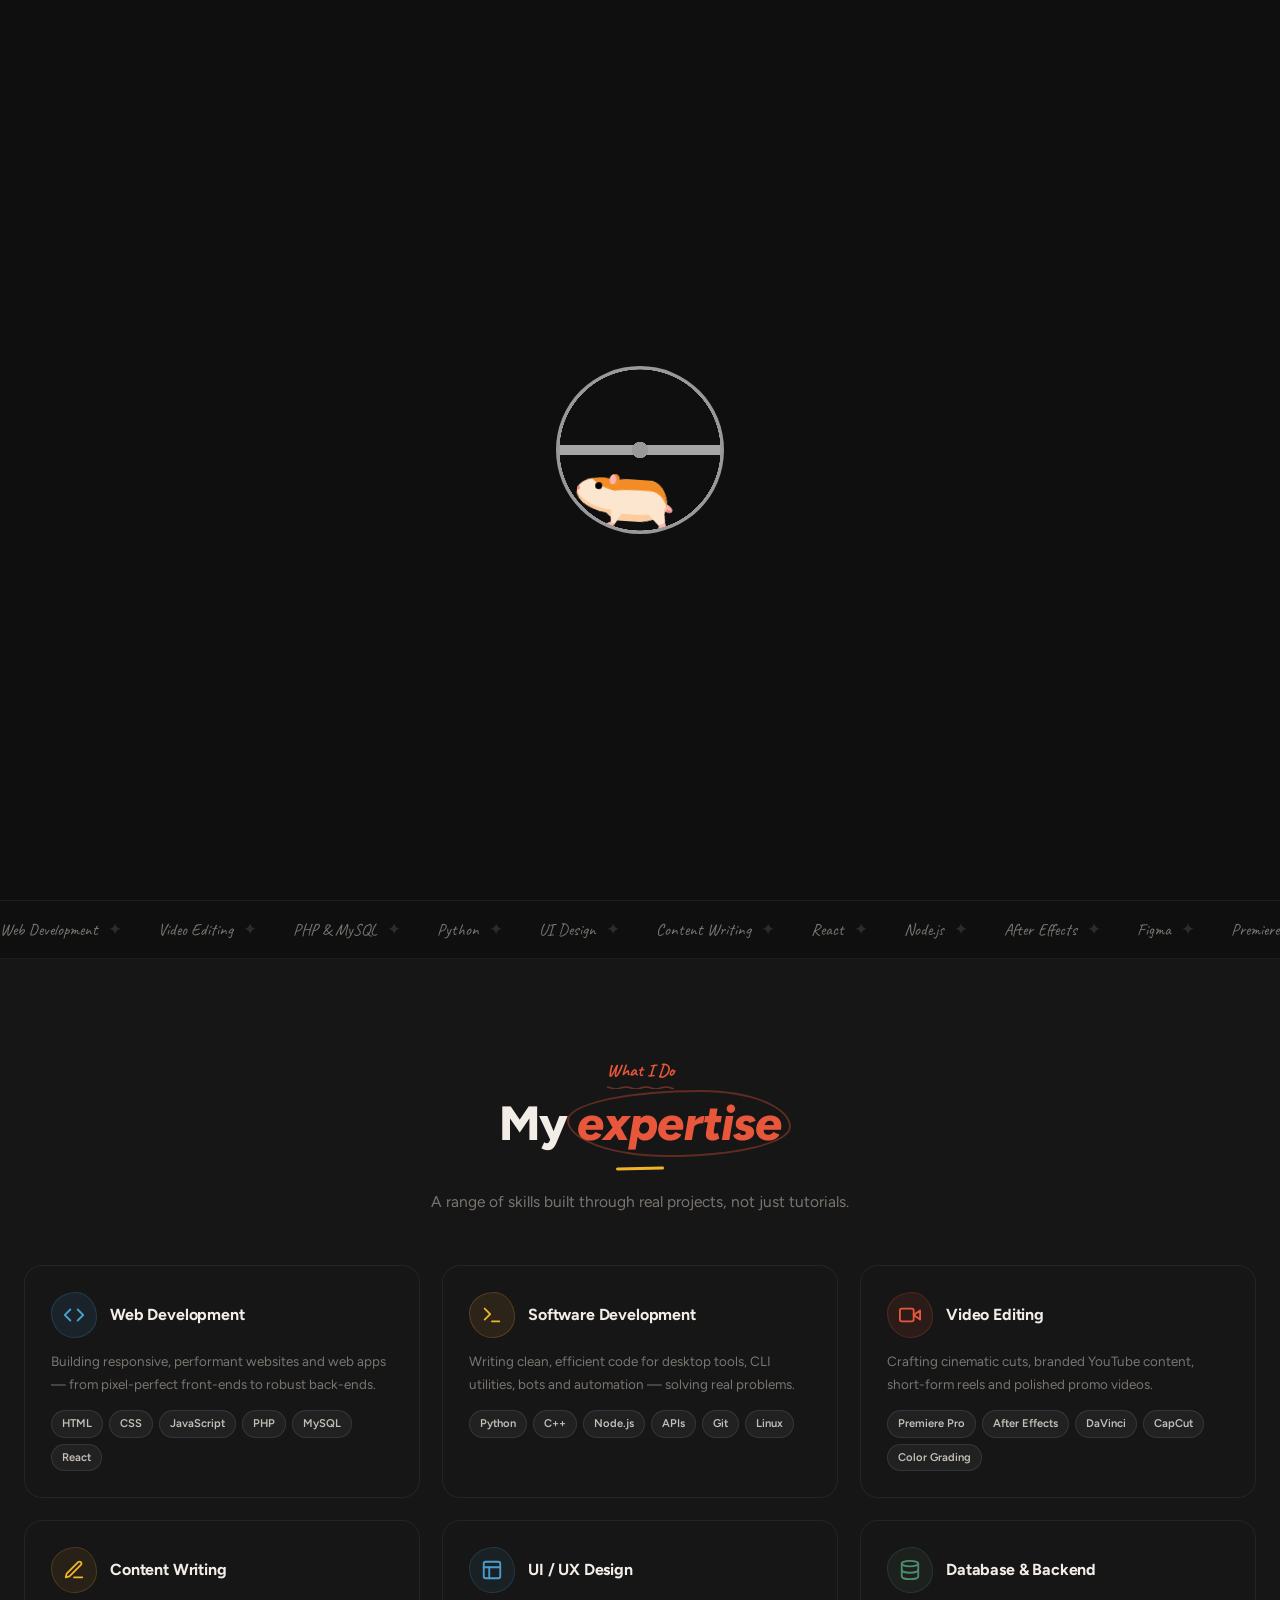
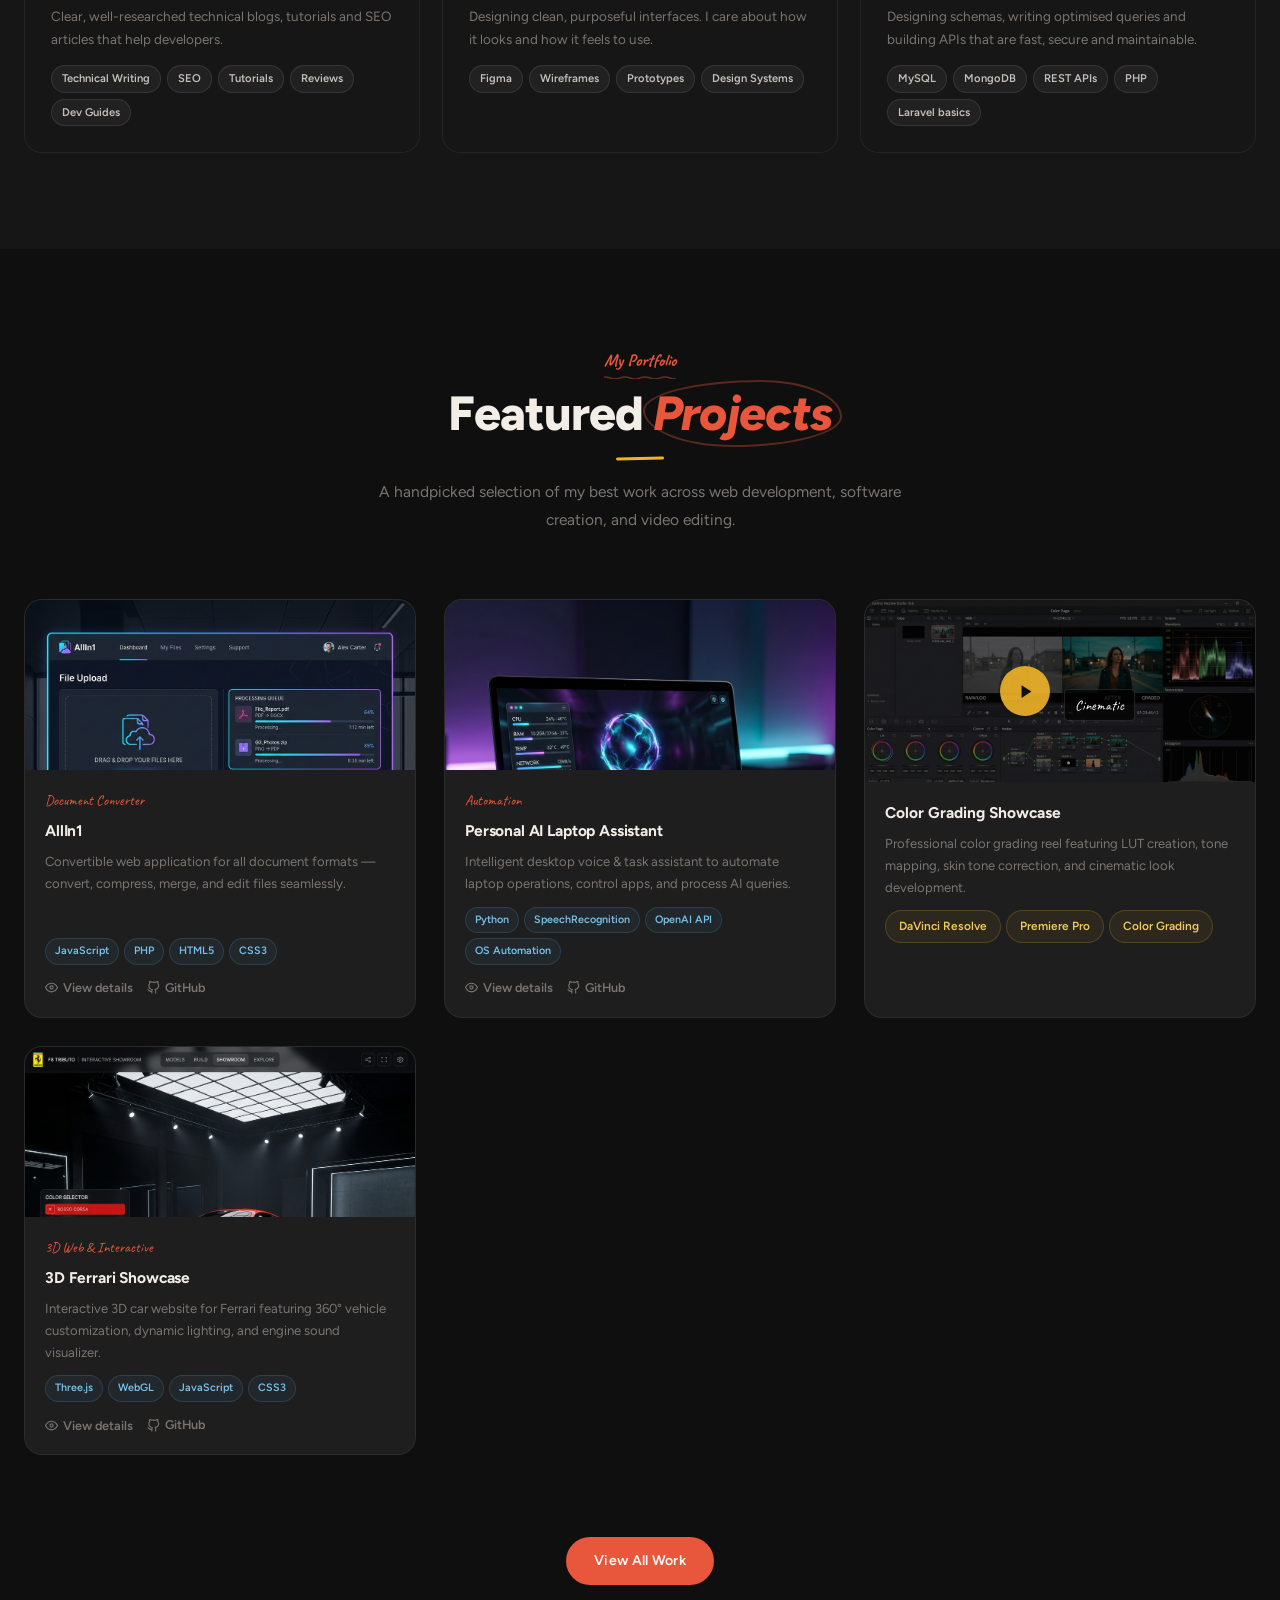
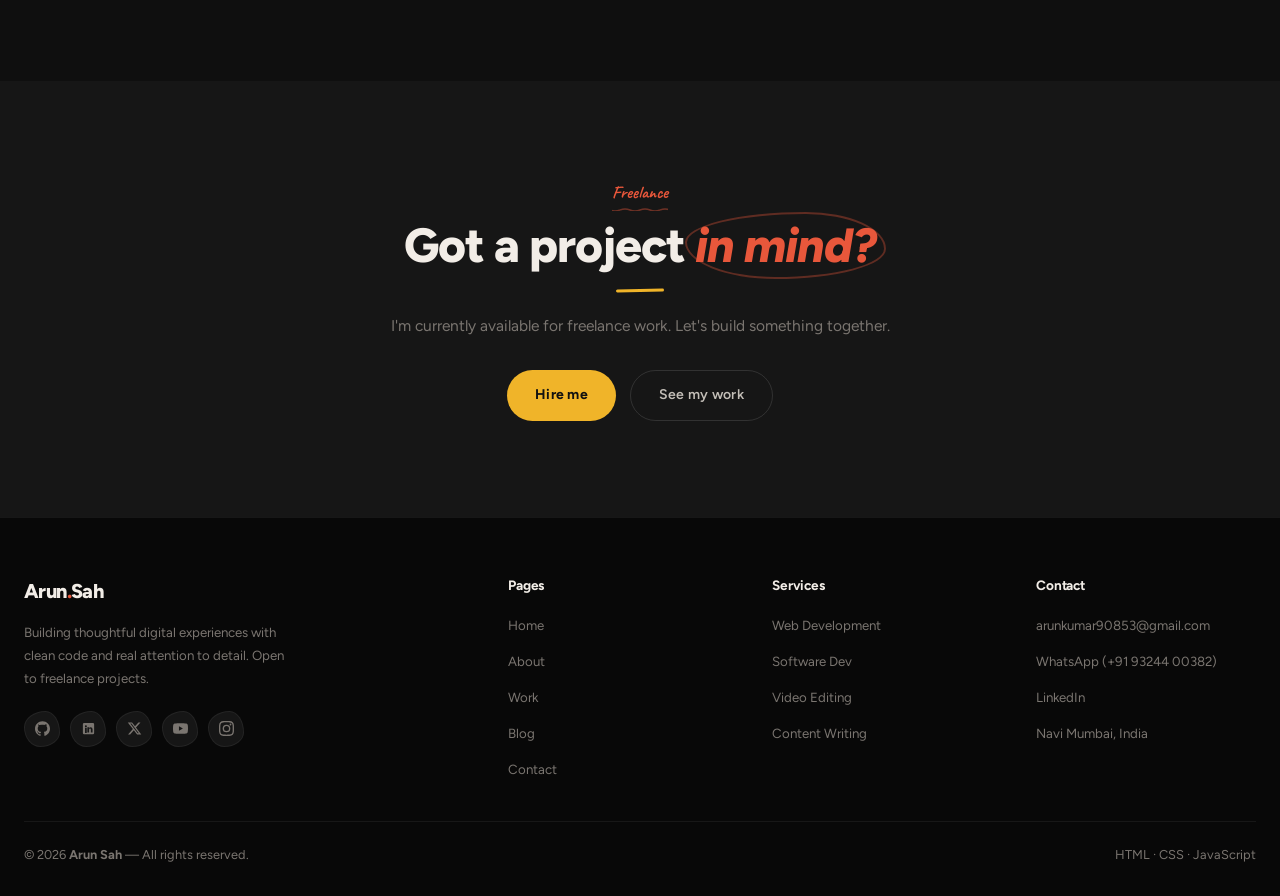
<file: index.html>
<!DOCTYPE html>
<html lang="en" data-theme="dark">

<head>
  <meta charset="UTF-8" />
  <meta name="viewport" content="width=device-width, initial-scale=1.0" />
  <title>Arun Sah | Web Developer &amp; Software Developer</title>
  <meta name="description" content="Arun Sah is a web developer and software developer specializing in PHP, JavaScript, Python, AI applications, web development and innovative software projects." />
  <meta name="author" content="Arun Sah" />
  <meta name="robots" content="index, follow" />
  <meta name="theme-color" content="#0e131f" />
  <link rel="canonical" href="https://arunsah.vercel.app/" />
  <link rel="icon" type="image/svg+xml" href="favicon.svg" />
  <link rel="apple-touch-icon" href="photo/arun.jpeg" />
  <link rel="manifest" href="site.webmanifest" />

  <!-- Open Graph / Facebook -->
  <meta property="og:type" content="website" />
  <meta property="og:locale" content="en_US" />
  <meta property="og:url" content="https://arunsah.vercel.app/" />
  <meta property="og:title" content="Arun Sah | Web Developer &amp; Software Developer" />
  <meta property="og:description" content="Arun Sah is a web developer and software developer specializing in PHP, JavaScript, Python, AI applications, web development and innovative software projects." />
  <meta property="og:image" content="https://arunsah.vercel.app/photo/arun.jpeg" />
  <meta property="og:image:width" content="1200" />
  <meta property="og:image:height" content="630" />
  <meta property="og:image:alt" content="Arun Sah - Web Developer &amp; Software Developer" />
  <meta property="og:site_name" content="Arun Sah Portfolio" />

  <!-- Twitter / X -->
  <meta name="twitter:card" content="summary_large_image" />
  <meta name="twitter:url" content="https://arunsah.vercel.app/" />
  <meta name="twitter:title" content="Arun Sah | Web Developer &amp; Software Developer" />
  <meta name="twitter:description" content="Arun Sah is a web developer and software developer specializing in PHP, JavaScript, Python, AI applications, web development and innovative software projects." />
  <meta name="twitter:image" content="https://arunsah.vercel.app/photo/arun.jpeg" />
  <meta name="twitter:creator" content="@Lamsterla" />

  <!-- Structured Data: JSON-LD -->
  <script type="application/ld+json">
  {
    "@context": "https://schema.org",
    "@graph": [
      {
        "@type": "WebSite",
        "@id": "https://arunsah.vercel.app/#website",
        "url": "https://arunsah.vercel.app/",
        "name": "Arun Sah | Web Developer & Software Developer",
        "description": "Arun Sah is a web developer and software developer specializing in PHP, JavaScript, Python, AI applications, web development and innovative software projects.",
        "publisher": {
          "@id": "https://arunsah.vercel.app/#person"
        }
      },
      {
        "@type": "Person",
        "@id": "https://arunsah.vercel.app/#person",
        "name": "Arun Sah",
        "jobTitle": "Web Developer & Software Developer",
        "url": "https://arunsah.vercel.app/",
        "image": "https://arunsah.vercel.app/photo/arun.jpeg",
        "email": "mailto:arunkumar90853@gmail.com",
        "address": {
          "@type": "PostalAddress",
          "addressLocality": "Navi Mumbai",
          "addressRegion": "Maharashtra",
          "addressCountry": "India"
        },
        "sameAs": [
          "https://github.com/Lamsterla",
          "https://www.linkedin.com/in/arun-sah-7b7246313",
          "https://www.instagram.com/sah_arun_kumar"
        ],
        "knowsAbout": [
          "Web Development",
          "Software Development",
          "PHP",
          "JavaScript",
          "Python",
          "AI Applications",
          "Frontend Development",
          "Backend Development",
          "MySQL",
          "Three.js",
          "DaVinci Resolve"
        ]
      }
    ]
  }
  </script>

  <link rel="stylesheet" href="style.css?v=1.9" />
  <script>
    (function () {
      var t = localStorage.getItem('portfolio-theme') || 'dark';
      document.documentElement.setAttribute('data-theme', t);
    })();
  </script>
</head>

<body>
  <a href="#main-content" class="skip-link">Skip to main content</a>
  <script>
    (function () {
      var isReload = false;
      if (window.performance && window.performance.getEntriesByType) {
        var navs = window.performance.getEntriesByType('navigation');
        if (navs.length > 0 && navs[0].type === 'reload') {
          isReload = true;
        }
      } else if (window.performance && window.performance.navigation) {
        if (window.performance.navigation.type === 1) { // 1 = TYPE_RELOAD
          isReload = true;
        }
      }
      if (isReload) {
        sessionStorage.removeItem('portfolio-loaded');
      }
      if (sessionStorage.getItem('portfolio-loaded')) {
        document.write('<style>#preloader { display: none !important; }</style>');
      }
    })();
  </script>
  <!-- Preloader -->
  <div id="preloader" class="loading">
    <div class="wheel-and-hamster">
      <div class="wheel"></div>
      <div class="hamster">
        <div class="hamster__body">
          <div class="hamster__head">
            <div class="hamster__ear"></div>
            <div class="hamster__eye"></div>
            <div class="hamster__nose"></div>
          </div>
          <div class="hamster__limb hamster__limb--fr"></div>
          <div class="hamster__limb hamster__limb--fl"></div>
          <div class="hamster__limb hamster__limb--br"></div>
          <div class="hamster__limb hamster__limb--bl"></div>
          <div class="hamster__tail"></div>
        </div>
      </div>
      <div class="spoke"></div>
    </div>
  </div>

  <div id="cursor-dot"></div>
  <div id="cursor-ring"></div>

  <nav id="navbar" aria-label="Main Navigation">
    <div class="container">
      <div class="nav-inner">
        <a href="index.html" class="nav-logo">Arun<span class="dot">.</span>Sah</a>

        <ul class="nav-links" id="navLinks">
          <li><a href="index.html" class="nav-link active">Home</a></li>
          <li><a href="about.html" class="nav-link">About</a></li>
          <li><a href="work.html" class="nav-link">Work</a></li>
          <li><a href="blogs.html" class="nav-link">Blog</a></li>
          <li><a href="contact.html" class="nav-link">Contact</a></li>
        </ul>

        <div class="nav-cta">
          <a href="contact.html" class="btn btn-hire btn-sm">Hire Me</a>
          <button id="theme-toggle" aria-label="Toggle theme">
            <span class="icon-sun">&#9728;</span>
            <span class="icon-moon">&#9790;</span>
          </button>
          <button class="hamburger" id="hamburger" aria-label="Open menu">
            <span></span><span></span><span></span>
          </button>
        </div>
      </div>
    </div>
  </nav>

  <main id="main-content">
  <!-- ======================================================
     HERO
     ====================================================== -->
  <section id="hero">
    <div class="hero-backdrop">
      <div class="hero-blob hero-blob-1"></div>
      <div class="hero-blob hero-blob-2"></div>
    </div>
    <div class="container">
      <div class="hero-inner">

        <div class="hero-content">
          <div class="hero-availability">
            <span class="avail-pulse"></span>
            Open to freelance work
          </div>

          <span class="hero-eyebrow">Hello, I'm</span>
          <h1 class="hero-name">
            Arun Sah<br>
            <span class="name-accent">Web Developer &amp; Software Developer</span>
          </h1>

          <p class="hero-tagline">
            I work as a&nbsp;<span class="typed" id="typedText"></span><span class="caret"></span>
          </p>

          <p class="hero-bio">
            A passionate <strong>Web Developer &amp; Software Developer</strong> based in <strong>Navi Mumbai, India</strong> — specializing in PHP, JavaScript, Python, full-stack web development, software development, and AI applications to build impactful solutions.
          </p>

          <div class="hero-actions">
            <a href="work.html" class="btn btn-primary">View my work</a>
            <a href="contact.html" class="btn btn-hire">Hire me</a>
            <a href="about.html" class="btn btn-ghost">About me</a>
          </div>

          <div class="hero-connect">
            <h3 class="connect-title">📫 Connect With Me</h3>
            <div class="connect-links">
              <a href="https://github.com/Lamsterla" class="connect-btn github" target="_blank"
                rel="noopener noreferrer" title="GitHub" aria-label="GitHub Profile">
                <svg viewBox="0 0 24 24" xmlns="http://www.w3.org/2000/svg">
                  <path
                    d="M12 .297c-6.63 0-12 5.373-12 12 0 5.303 3.438 9.8 8.205 11.385.6.113.82-.258.82-.577 0-.285-.01-1.04-.015-2.04-3.338.724-4.042-1.61-4.042-1.61C4.422 18.07 3.633 17.7 3.633 17.7c-1.087-.744.084-.729.084-.729 1.205.084 1.838 1.236 1.838 1.236 1.07 1.835 2.809 1.305 3.495.998.108-.776.417-1.305.76-1.605-2.665-.3-5.466-1.332-5.466-5.93 0-1.31.465-2.38 1.235-3.22-.135-.303-.54-1.523.105-3.176 0 0 1.005-.322 3.3 1.23.96-.267 1.98-.399 3-.405 1.02.006 2.04.138 3 .405 2.28-1.552 3.285-1.23 3.285-1.23.645 1.653.24 2.873.12 3.176.765.84 1.23 1.91 1.23 3.22 0 4.61-2.805 5.625-5.475 5.92.42.36.81 1.096.81 2.22 0 1.606-.015 2.896-.015 3.286 0 .315.21.69.825.57C20.565 22.092 24 17.592 24 12.297c0-6.627-5.373-12-12-12" />
                </svg>
              </a>
              <a href="https://www.linkedin.com/in/arun-sah-7b7246313" class="connect-btn linkedin" target="_blank"
                rel="noopener noreferrer" title="LinkedIn" aria-label="LinkedIn Profile">
                <svg viewBox="0 0 24 24" xmlns="http://www.w3.org/2000/svg">
                  <path
                    d="M20.447 20.452h-3.554v-5.569c0-1.328-.027-3.037-1.852-3.037-1.853 0-2.136 1.445-2.136 2.939v5.667H9.351V9h3.414v1.561h.046c.477-.9 1.637-1.85 3.37-1.85 3.601 0 4.267 2.37 4.267 5.455v6.286zM5.337 7.433c-1.144 0-2.063-.926-2.063-2.065 0-1.138.92-2.063 2.063-2.063 1.14 0 2.064.925 2.064 2.063 0 1.139-.925 2.065-2.064 2.065zm1.782 13.019H3.555V9h3.564v11.452zM22.225 0H1.771C.792 0 0 .774 0 1.729v20.542C0 23.227.792 24 1.771 24h20.451C23.2 24 24 23.227 24 22.271V1.729C24 .774 23.2 0 22.222 0h.003z" />
                </svg>
              </a>
              <a href="mailto:arunkumar90853@gmail.com" class="connect-btn gmail" title="Gmail" aria-label="Send Email to Arun Sah">
                <svg viewBox="0 0 24 24" xmlns="http://www.w3.org/2000/svg">
                  <path
                    d="M24 5.457v13.909c0 .904-.732 1.634-1.634 1.634h-2.23V9.431L12 14.771 3.864 9.43v11.57H1.634A1.637 1.637 0 010 19.366V5.457c0-1.124 1.25-1.787 2.179-1.155L12 11.196l9.821-6.894A1.378 1.378 0 0124 5.457z" />
                </svg>
              </a>
              <a href="https://www.instagram.com/sah_arun_kumar" class="connect-btn instagram" target="_blank"
                rel="noopener noreferrer" title="Instagram" aria-label="Instagram Profile">
                <svg viewBox="0 0 24 24" xmlns="http://www.w3.org/2000/svg">
                  <path
                    d="M12 2.163c3.204 0 3.584.012 4.85.07 3.252.148 4.771 1.691 4.919 4.919.058 1.265.069 1.645.069 4.849 0 3.205-.012 3.584-.069 4.849-.149 3.225-1.664 4.771-4.919 4.919-1.266.058-1.644.07-4.85.07-3.204 0-3.584-.012-4.849-.07-3.26-.149-4.771-1.699-4.919-4.92-.058-1.265-.07-1.644-.07-4.849 0-3.204 0.013-3.583.07-4.849.149-3.227 1.664-4.771 4.919-4.919 1.266-.057 1.645-.069 4.849-.069zM12 0C8.741 0 8.333.014 7.053.072 2.695.272.273 2.69.073 7.051.014 8.333 0 8.741 0 12c0 3.259.014 3.668.072 4.948.2 4.358 2.618 6.78 6.98 6.98 1.281.058 1.689.072 4.948.072 3.259 0 3.668-.014 4.948-.072 4.354-.2 6.782-2.618 6.979-6.98.059-1.28.073-1.689.073-4.948 0-3.259-.014-3.667-.072-4.947-.196-4.354-2.617-6.78-6.979-6.98C15.668.014 15.259 0 12 0zm0 5.838a6.162 6.162 0 100 12.324 6.162 6.162 0 000-12.324zM12 16a4 4 0 110-8 4 4 0 010 8zm6.406-11.845a1.44 1.44 0 100 2.881 1.44 1.44 0 000-2.881z" />
                </svg>
              </a>
            </div>
          </div>
        </div>

        <div class="hero-visual reveal from-right">
          <div class="hero-photo-frame">
            <img src="photo/2.jpeg" alt="Arun Sah — Web Developer &amp; Software Developer" width="380" height="460" fetchpriority="high" decoding="async">
          </div>
          <div class="photo-corner">3+<br>Years</div>
        </div>

      </div>
    </div>
  </section>

  <!-- ======================================================
     MARQUEE STRIP
     ====================================================== -->
  <div class="marquee-wrap">
    <div class="marquee-track">
      <span class="marquee-item">Web Development <span>✦</span></span>
      <span class="marquee-item">Video Editing <span>✦</span></span>
      <span class="marquee-item">PHP &amp; MySQL <span>✦</span></span>
      <span class="marquee-item">Python <span>✦</span></span>
      <span class="marquee-item">UI Design <span>✦</span></span>
      <span class="marquee-item">Content Writing <span>✦</span></span>
      <span class="marquee-item">React <span>✦</span></span>
      <span class="marquee-item">Node.js <span>✦</span></span>
      <span class="marquee-item">After Effects <span>✦</span></span>
      <span class="marquee-item">Figma <span>✦</span></span>
      <span class="marquee-item">Premiere Pro <span>✦</span></span>
      <span class="marquee-item">Software Dev <span>✦</span></span>
      <span class="marquee-item">Web Development <span>✦</span></span>
      <span class="marquee-item">Video Editing <span>✦</span></span>
      <span class="marquee-item">PHP &amp; MySQL <span>✦</span></span>
      <span class="marquee-item">Python <span>✦</span></span>
      <span class="marquee-item">UI Design <span>✦</span></span>
      <span class="marquee-item">Content Writing <span>✦</span></span>
      <span class="marquee-item">React <span>✦</span></span>
      <span class="marquee-item">Node.js <span>✦</span></span>
      <span class="marquee-item">After Effects <span>✦</span></span>
      <span class="marquee-item">Figma <span>✦</span></span>
      <span class="marquee-item">Premiere Pro <span>✦</span></span>
      <span class="marquee-item">Software Dev <span>✦</span></span>
    </div>
  </div>

  <!-- ======================================================
     SKILLS TEASER
     ====================================================== -->
  <section class="section section--alt" id="skills">
    <div class="container">
      <div class="text-center reveal">
        <span class="label">What I Do</span>
        <h2 class="section-title">My <span class="em">expertise</span></h2>
        <span class="rule rule-center"></span>
        <p class="section-sub" style="margin-top:18px;">
          A range of skills built through real projects, not just tutorials.
        </p>
      </div>

      <div class="skills-layout">
        <div class="skill-card reveal d1"
          style="--card-line:var(--sky);--ico-bg:rgba(75,159,214,0.1);--ico-border:rgba(75,159,214,0.2)">
          <div class="skill-head">
            <div class="skill-ico"><svg viewBox="0 0 24 24" width="22" height="22" fill="none" stroke="currentColor"
                stroke-width="2" stroke-linecap="round" stroke-linejoin="round">
                <polyline points="16 18 22 12 16 6" />
                <polyline points="8 6 2 12 8 18" />
              </svg></div>
            <h3>Web Development</h3>
          </div>
          <p>Building responsive, performant websites and web apps — from pixel-perfect front-ends to robust back-ends.
          </p>
          <div class="skill-chips">
            <span class="chip">HTML</span>
            <span class="chip">CSS</span>
            <span class="chip">JavaScript</span>
            <span class="chip">PHP</span>
            <span class="chip">MySQL</span>
            <span class="chip">React</span>
          </div>
        </div>

        <div class="skill-card reveal d2"
          style="--card-line:var(--amber);--ico-bg:rgba(244,169,53,0.1);--ico-border:rgba(244,169,53,0.2)">
          <div class="skill-head">
            <div class="skill-ico"><svg viewBox="0 0 24 24" width="22" height="22" fill="none" stroke="currentColor"
                stroke-width="2" stroke-linecap="round" stroke-linejoin="round">
                <polyline points="4 17 10 11 4 5" />
                <line x1="12" y1="19" x2="20" y2="19" />
              </svg></div>
            <h3>Software Development</h3>
          </div>
          <p>Writing clean, efficient code for desktop tools, CLI utilities, bots and automation — solving real
            problems.</p>
          <div class="skill-chips">
            <span class="chip">Python</span>
            <span class="chip">C++</span>
            <span class="chip">Node.js</span>
            <span class="chip">APIs</span>
            <span class="chip">Git</span>
            <span class="chip">Linux</span>
          </div>
        </div>

        <div class="skill-card reveal d3"
          style="--card-line:var(--coral);--ico-bg:rgba(232,87,59,0.1);--ico-border:rgba(232,87,59,0.2)">
          <div class="skill-head">
            <div class="skill-ico"><svg viewBox="0 0 24 24" width="22" height="22" fill="none" stroke="currentColor"
                stroke-width="2" stroke-linecap="round" stroke-linejoin="round">
                <polygon points="23 7 16 12 23 17 23 7" />
                <rect x="1" y="5" width="15" height="14" rx="2" ry="2" />
              </svg></div>
            <h3>Video Editing</h3>
          </div>
          <p>Crafting cinematic cuts, branded YouTube content, short-form reels and polished promo videos.</p>
          <div class="skill-chips">
            <span class="chip">Premiere Pro</span>
            <span class="chip">After Effects</span>
            <span class="chip">DaVinci</span>
            <span class="chip">CapCut</span>
            <span class="chip">Color Grading</span>
          </div>
        </div>

        <div class="skill-card reveal d4"
          style="--card-line:var(--amber);--ico-bg:rgba(244,169,53,0.08);--ico-border:rgba(244,169,53,0.18)">
          <div class="skill-head">
            <div class="skill-ico"><svg viewBox="0 0 24 24" width="22" height="22" fill="none" stroke="currentColor"
                stroke-width="2" stroke-linecap="round" stroke-linejoin="round">
                <path d="M12 20h9" />
                <path d="M16.5 3.5a2.121 2.121 0 0 1 3 3L7 19l-4 1 1-4L16.5 3.5z" />
              </svg></div>
            <h3>Content Writing</h3>
          </div>
          <p>Clear, well-researched technical blogs, tutorials and SEO articles that help developers.</p>
          <div class="skill-chips">
            <span class="chip">Technical Writing</span>
            <span class="chip">SEO</span>
            <span class="chip">Tutorials</span>
            <span class="chip">Reviews</span>
            <span class="chip">Dev Guides</span>
          </div>
        </div>

        <div class="skill-card reveal d5"
          style="--card-line:var(--sky);--ico-bg:rgba(75,159,214,0.08);--ico-border:rgba(75,159,214,0.18)">
          <div class="skill-head">
            <div class="skill-ico"><svg viewBox="0 0 24 24" width="22" height="22" fill="none" stroke="currentColor"
                stroke-width="2" stroke-linecap="round" stroke-linejoin="round">
                <rect x="3" y="3" width="18" height="18" rx="2" ry="2" />
                <line x1="3" y1="9" x2="21" y2="9" />
                <line x1="9" y1="21" x2="9" y2="9" />
              </svg></div>
            <h3>UI / UX Design</h3>
          </div>
          <p>Designing clean, purposeful interfaces. I care about how it looks and how it feels to use.</p>
          <div class="skill-chips">
            <span class="chip">Figma</span>
            <span class="chip">Wireframes</span>
            <span class="chip">Prototypes</span>
            <span class="chip">Design Systems</span>
          </div>
        </div>

        <div class="skill-card reveal d5"
          style="--card-line:var(--sage);--ico-bg:rgba(90,138,111,0.1);--ico-border:rgba(90,138,111,0.2)">
          <div class="skill-head">
            <div class="skill-ico"><svg viewBox="0 0 24 24" width="22" height="22" fill="none" stroke="currentColor"
                stroke-width="2" stroke-linecap="round" stroke-linejoin="round">
                <ellipse cx="12" cy="5" rx="9" ry="3" />
                <path d="M21 12c0 1.66-4 3-9 3s-9-1.34-9-3" />
                <path d="M3 5v14c0 1.66 4 3 9 3s9-1.34 9-3V5" />
              </svg></div>
            <h3>Database &amp; Backend</h3>
          </div>
          <p>Designing schemas, writing optimised queries and building APIs that are fast, secure and maintainable.</p>
          <div class="skill-chips">
            <span class="chip">MySQL</span>
            <span class="chip">MongoDB</span>
            <span class="chip">REST APIs</span>
            <span class="chip">PHP</span>
            <span class="chip">Laravel basics</span>
          </div>
        </div>
      </div>
    </div>
  </section>

  <!-- ======================================================
     FEATURED PROJECTS
     ====================================================== -->
  <section class="section" id="featured-projects">
    <div class="container">
      <div class="text-center reveal">
        <span class="label">My Portfolio</span>
        <h2 class="section-title">Featured <span class="em">Projects</span></h2>
        <span class="rule rule-center"></span>
        <p class="section-sub" style="margin-top:18px;">
          A handpicked selection of my best work across web development, software creation, and video editing.
        </p>
      </div>

      <div class="portfolio-grid" style="margin-top: 40px;">
        <!-- Web Project -->
        <div class="project-card reveal d1" data-type="web" data-index="0" style="cursor: pointer;">
          <div class="proj-thumb">
            <img src="photo/allin1.png" alt="AllIn1 Document Converter web application interface" class="proj-thumb-img" loading="lazy" decoding="async" width="600" height="340">
            <div class="proj-thumb-overlay">
              <button class="btn btn-primary btn-sm view-details-btn" aria-label="View AllIn1 project details">Details</button>
              <a href="https://github.com/Lamsterla" target="_blank" class="btn btn-ghost btn-sm"
                onclick="event.stopPropagation();" aria-label="Visit AllIn1 live demo">Live</a>
            </div>
          </div>
          <div class="proj-body">
            <div class="proj-cat">Document Converter</div>
            <h3>AllIn1</h3>
            <p>Convertible web application for all document formats — convert, compress, merge, and edit files seamlessly.</p>
            <div class="proj-tech">
              <span class="tech-tag">JavaScript</span><span class="tech-tag">PHP</span><span
                class="tech-tag">HTML5</span><span class="tech-tag">CSS3</span>
            </div>
            <div class="proj-links">
              <button class="proj-link view-details-link" aria-label="View AllIn1 project details"
                style="background:none;border:none;padding:0;cursor:pointer;font-family:inherit;">
                <svg viewBox="0 0 24 24">
                  <path d="M1 12s4-8 11-8 11 8 11 8-4 8-11 8-11-8-11-8z" />
                  <circle cx="12" cy="12" r="3" />
                </svg>
                View details
              </button>
              <a href="https://github.com/Lamsterla" class="proj-link" target="_blank" aria-label="View AllIn1 on GitHub"
                onclick="event.stopPropagation();">
                <svg viewBox="0 0 24 24">
                  <path
                    d="M9 19c-5 1.5-5-2.5-7-3m14 6v-3.87a3.37 3.37 0 0 0-.94-2.61c3.14-.35 6.44-1.54 6.44-7A5.44 5.44 0 0 0 20 4.77 5.07 5.07 0 0 0 19.91 1S18.73.65 16 2.48a13.38 13.38 0 0 0-7 0C6.27.65 5.09 1 5.09 1A5.07 5.07 0 0 0 5 4.77a5.44 5.44 0 0 0-1.5 3.78c0 5.42 3.3 6.61 6.44 7A3.37 3.37 0 0 0 9 18.13V22" />
                </svg>
                GitHub
              </a>
            </div>
          </div>
        </div>

        <!-- Software Project -->
        <div class="project-card reveal d2" data-type="software" data-index="0" style="cursor: pointer;">
          <div class="proj-thumb">
            <img src="photo/personal_ai.png" alt="Personal AI Laptop Assistant desktop automation tool interface" class="proj-thumb-img" loading="lazy" decoding="async" width="600" height="340">
            <div class="proj-thumb-overlay">
              <button class="btn btn-primary btn-sm view-details-btn" aria-label="View Personal AI Assistant project details">Details</button>
              <a href="https://github.com/Lamsterla" target="_blank" class="btn btn-ghost btn-sm"
                onclick="event.stopPropagation();" aria-label="View Personal AI Assistant source code">Code</a>
            </div>
          </div>
          <div class="proj-body">
            <div class="proj-cat">Automation</div>
            <h3>Personal AI Laptop Assistant</h3>
            <p>Intelligent desktop voice &amp; task assistant to automate laptop operations, control apps, and process AI queries.</p>
            <div class="proj-tech">
              <span class="tech-tag">Python</span><span class="tech-tag">SpeechRecognition</span><span
                class="tech-tag">OpenAI API</span><span class="tech-tag">OS Automation</span>
            </div>
            <div class="proj-links">
              <button class="proj-link view-details-link" aria-label="View Personal AI Laptop Assistant details"
                style="background:none;border:none;padding:0;cursor:pointer;font-family:inherit;">
                <svg viewBox="0 0 24 24">
                  <path d="M1 12s4-8 11-8 11 8 11 8-4 8-11 8-11-8-11-8z" />
                  <circle cx="12" cy="12" r="3" />
                </svg>
                View details
              </button>
              <a href="https://github.com/Lamsterla" class="proj-link" target="_blank" aria-label="View Personal AI Assistant on GitHub"
                onclick="event.stopPropagation();">
                <svg viewBox="0 0 24 24">
                  <path
                    d="M9 19c-5 1.5-5-2.5-7-3m14 6v-3.87a3.37 3.37 0 0 0-.94-2.61c3.14-.35 6.44-1.54 6.44-7A5.44 5.44 0 0 0 20 4.77 5.07 5.07 0 0 0 19.91 1S18.73.65 16 2.48a13.38 13.38 0 0 0-7 0C6.27.65 5.09 1 5.09 1A5.07 5.07 0 0 0 5 4.77a5.44 5.44 0 0 0-1.5 3.78c0 5.42 3.3 6.61 6.44 7A3.37 3.37 0 0 0 9 18.13V22" />
                </svg>
                GitHub
              </a>
            </div>
          </div>
        </div>

        <!-- Video Project -->
        <div class="video-slide-card project-card reveal d3" data-type="video" data-index="0" style="cursor: pointer;">
          <div class="vslide-thumb" style="position:relative;overflow:hidden;">
            <img src="photo/color_grading.png" alt="Cinematic color grading video showcase reel" class="proj-thumb-img" loading="lazy" decoding="async" width="600" height="340" style="width:100%;height:100%;object-fit:cover;position:absolute;top:0;left:0;opacity:0.85;">
            <div class="play-ring" style="position:relative;z-index:2;">
              <svg viewBox="0 0 24 24">
                <polygon points="5,3 19,12 5,21" />
              </svg>
            </div>
            <span class="vslide-cat" style="position:relative;z-index:2;">Cinematic</span>
          </div>
          <div class="vslide-body">
            <h3>Color Grading Showcase</h3>
            <p>Professional color grading reel featuring LUT creation, tone mapping, skin tone correction, and cinematic look development.</p>
            <div class="proj-tech">
              <span class="tool-chip">DaVinci Resolve</span><span class="tool-chip">Premiere Pro</span><span class="tool-chip">Color Grading</span>
            </div>
          </div>
        </div>

        <!-- Web Project 2 -->
        <div class="project-card reveal d4" data-type="web" data-index="1" style="cursor: pointer;">
          <div class="proj-thumb">
            <img src="photo/ferrari_3d.png" alt="3D Ferrari vehicle interactive showcase" class="proj-thumb-img" loading="lazy" decoding="async" width="600" height="340">
            <div class="proj-thumb-overlay">
              <button class="btn btn-primary btn-sm view-details-btn" aria-label="View 3D Ferrari Showcase project details">Details</button>
              <a href="https://github.com/Lamsterla" target="_blank" class="btn btn-ghost btn-sm"
                onclick="event.stopPropagation();" aria-label="Visit 3D Ferrari Showcase live demo">Live</a>
            </div>
          </div>
          <div class="proj-body">
            <div class="proj-cat">3D Web &amp; Interactive</div>
            <h3>3D Ferrari Showcase</h3>
            <p>Interactive 3D car website for Ferrari featuring 360° vehicle customization, dynamic lighting, and engine sound visualizer.</p>
            <div class="proj-tech">
              <span class="tech-tag">Three.js</span><span class="tech-tag">WebGL</span><span
                class="tech-tag">JavaScript</span><span class="tech-tag">CSS3</span>
            </div>
            <div class="proj-links">
              <button class="proj-link view-details-link" aria-label="View 3D Ferrari Showcase details"
                style="background:none;border:none;padding:0;cursor:pointer;font-family:inherit;">
                <svg viewBox="0 0 24 24">
                  <path d="M1 12s4-8 11-8 11 8 11 8-4 8-11 8-11-8-11-8z" />
                  <circle cx="12" cy="12" r="3" />
                </svg>
                View details
              </button>
              <a href="https://github.com/Lamsterla" class="proj-link" target="_blank" aria-label="View 3D Ferrari Showcase on GitHub"
                onclick="event.stopPropagation();">
                <svg viewBox="0 0 24 24">
                  <path
                    d="M9 19c-5 1.5-5-2.5-7-3m14 6v-3.87a3.37 3.37 0 0 0-.94-2.61c3.14-.35 6.44-1.54 6.44-7A5.44 5.44 0 0 0 20 4.77 5.07 5.07 0 0 0 19.91 1S18.73.65 16 2.48a13.38 13.38 0 0 0-7 0C6.27.65 5.09 1 5.09 1A5.07 5.07 0 0 0 5 4.77a5.44 5.44 0 0 0-1.5 3.78c0 5.42 3.3 6.61 6.44 7A3.37 3.37 0 0 0 9 18.13V22" />
                </svg>
                GitHub
              </a>
            </div>
          </div>
        </div>
      </div>

      <div style="text-align: center; margin-top: 50px;" class="reveal">
        <a href="work.html" class="btn btn-primary">View All Work</a>
      </div>
    </div>
  </section>

  <!-- ======================================================
     QUICK HIRE CTA
     ====================================================== -->
  <section class="section section--alt">
    <div class="container">
      <div style="text-align:center;max-width:580px;margin:0 auto;" class="reveal">
        <span class="label">Freelance</span>
        <h2 class="section-title">Got a project <span class="em">in mind?</span></h2>
        <span class="rule rule-center"></span>
        <p class="section-sub" style="margin:20px auto 30px;">
          I'm currently available for freelance work. Let's build something together.
        </p>
        <div style="display:flex;gap:14px;justify-content:center;flex-wrap:wrap;">
          <a href="contact.html" class="btn btn-hire">Hire me</a>
          <a href="work.html" class="btn btn-ghost">See my work</a>
        </div>
      </div>
    </div>
  </section>
  </main>

  <!-- ======================================================
     PROJECT DETAIL MODAL (FLASHCARD VERSION)
     ====================================================== -->
  <div class="project-modal" id="projectModal" role="dialog" aria-modal="true">
    <div class="modal-backdrop" id="modalBackdrop"></div>
    <div class="flashcard-container">
      <button class="modal-close" id="modalClose" aria-label="Close modal">&times;</button>
      <div class="flashcard" id="flashcard">

        <!-- FRONT FACE -->
        <div class="flashcard-face flashcard-front">
          <div class="modal-header-banner" id="modalBannerFront">
            <span id="modalEmojiFront"></span>
          </div>
          <div class="modal-body">
            <span class="modal-cat" id="modalCatFront"></span>
            <h2 class="modal-title" id="modalTitleFront"></h2>
            <div class="modal-divider" style="margin: 12px 0 16px;"></div>
            <p class="flashcard-desc" id="modalDescFront"></p>
            <div class="modal-tech" id="modalTechFront"></div>

            <div class="flip-hint">
              <span>Click card to flip for details ↺</span>
            </div>
          </div>
        </div>

        <!-- BACK FACE -->
        <div class="flashcard-face flashcard-back">
          <div class="modal-header-banner" id="modalBannerBack">
            <span id="modalEmojiBack"></span>
          </div>
          <div class="modal-body">
            <h2 class="modal-title" id="modalTitleBack"></h2>
            <div class="modal-divider" style="margin: 12px 0 16px;"></div>
            <div class="modal-readme" id="modalReadmeBack"></div>
            <div class="modal-actions" id="modalActionsBack"></div>

            <div class="flip-hint back-hint">
              <span>Click card to flip front ↺</span>
            </div>
          </div>
        </div>

      </div>
    </div>
  </div>

  <!-- ======================================================
     PROJECTS DATA SOURCE
     ====================================================== -->
  <script id="projects-data" type="application/json">
{
  "web": [
    {
      "label": "\ud83d\udd03",
      "cat": "Document Converter",
      "title": "AllIn1",
      "desc": "Convertible web application for all document formats — convert, compress, merge, and edit files seamlessly.",
      "tech": ["JavaScript", "PHP", "HTML5", "CSS3"],
      "bg": "linear-gradient(145deg,#1c2a3e,#253650)",
      "image": "photo/allin1.png",
      "live": "https://github.com/Lamsterla",
      "github": "https://github.com/Lamsterla",
      "readme": "<h3>About the Project<\/h3><p>AllIn1 is a universal document processing and conversion web app. It allows users to convert PDF, DOCX, images, CSV, and text files instantly in browser without software installation.<\/p><h3>Key Features<\/h3><ul><li><strong>Universal File Conversion:<\/strong> Seamlessly convert documents, images, and data sheets.<\/li><li><strong>File Compression & Merge:<\/strong> Reduce PDF size and combine multiple files into single documents.<\/li><li><strong>Client & Server Processing:<\/strong> Fast browser-side processing paired with secure server conversion APIs.<\/li><\/ul><h3>Tech Stack<\/h3><p>Built with Vanilla JavaScript, PHP file manipulation APIs, PDF.js, and CSS3 responsive layout.<\/p>"
    },
    {
      "label": "\ud83c\udfce\ufe0f",
      "cat": "3D Web & Interactive",
      "title": "3D Ferrari Showcase",
      "desc": "Interactive 3D car website for Ferrari featuring 360° vehicle customization, dynamic lighting, and engine sound visualizer.",
      "tech": ["Three.js", "WebGL", "JavaScript", "CSS3"],
      "bg": "linear-gradient(145deg,#2e1a1a,#402222)",
      "image": "photo/ferrari_3d.png",
      "live": "https://github.com/Lamsterla",
      "github": "https://github.com/Lamsterla",
      "readme": "<h3>About the Project<\/h3><p>An immersive 3D automotive experience for Ferrari enthusiasts. Users can view high-fidelity 3D car models, change body paints, inspect interiors, and trigger dynamic camera animations.<\/p><h3>Key Features<\/h3><ul><li><strong>Interactive 3D Model:<\/strong> 360-degree orbit navigation with custom shaders and reflections.<\/li><li><strong>Real-time Color Configurator:<\/strong> Customize paint finishes, wheel rims, and interior trims.<\/li><li><strong>Engine Audio & Specs:<\/strong> Interactive hotspots displaying performance telemetry and audio clips.<\/li><\/ul><h3>Tech Stack<\/h3><p>Engineered using Three.js, WebGL graphics rendering, HTML5 Canvas API, and CSS3 glassmorphism design.<\/p>"
    }
  ],
  "software": [
    {
      "label": "\ud83e\udd16",
      "cat": "Automation",
      "title": "Personal AI Laptop Assistant",
      "desc": "Intelligent desktop voice & task assistant to automate laptop operations, control apps, and process AI queries.",
      "tech": ["Python", "SpeechRecognition", "OpenAI API", "OS Automation"],
      "bg": "linear-gradient(145deg,#221830,#2e2040)",
      "image": "photo/personal_ai.png",
      "live": "",
      "github": "https://github.com/Lamsterla",
      "readme": "<h3>About the Project<\/h3><p>Personal AI Laptop Assistant is a Python-powered desktop voice and task automation assistant built to streamline daily laptop workflows. It listens for voice or keyboard commands to manage files, control system settings, launch applications, fetch information, and converse using LLM AI integration.<\/p><h3>Key Features<\/h3><ul><li><strong>Voice & Text Interface:<\/strong> Hands-free speech recognition and audio synthesis for seamless laptop control.<\/li><li><strong>System Automation:<\/strong> Execute desktop commands, launch software, manage volume\/display, and organize files.<\/li><li><strong>Smart AI Integration:<\/strong> Connected with LLM APIs to answer questions, summarize notes, and assist with coding directly on desktop.<\/li><li><strong>Custom Routines:<\/strong> Run user-defined Python macros and system scripts with simple voice triggers.<\/li><\/ul><h3>Tech Stack<\/h3><p>Coded in Python using SpeechRecognition, pyttsx3, OpenAI\/Gemini APIs, and OS-level subprocess automation.<\/p>"
    },
    {
      "label": "\ud83e\ude7a",
      "cat": "Healthcare",
      "title": "Root (Doctor's Appointment App)",
      "desc": "Healthcare scheduling platform for booking doctor appointments, tracking medical histories, and digital prescriptions.",
      "tech": ["PHP", "MySQL", "JavaScript", "REST API"],
      "bg": "linear-gradient(145deg,#182030,#20283e)",
      "image": "photo/root_doctor.png",
      "live": "",
      "github": "https://github.com/Lamsterla",
      "readme": "<h3>About the Project<\/h3><p>Root is a comprehensive healthcare application connecting patients with healthcare professionals. Patients can search doctors by specialty, check availability slots, book appointments, and view prescription records.<\/p><h3>Key Features<\/h3><ul><li><strong>Doctor Discovery & Booking:<\/strong> Filter specialists by location, fee, and availability with instant slot booking.<\/li><li><strong>Patient Portal:<\/strong> View appointment status, medical logs, and download PDF prescriptions.<\/li><li><strong>Doctor Dashboard:<\/strong> Manage daily schedules, accept\/reschedule bookings, and generate patient receipts.<\/li><\/ul><h3>Tech Stack<\/h3><p>Built with PHP backend architecture, MySQL relational schema, JavaScript dynamic calendars, and RESTful APIs.<\/p>"
    },
    {
      "label": "\ud83d\udc41\ufe0f",
      "cat": "Desktop Tool",
      "title": "Image Viewer App",
      "desc": "Lightweight desktop image viewing tool with fast rendering, slideshow, color filters, and image editing features.",
      "tech": ["Python", "PyQt", "Pillow", "GUI"],
      "bg": "linear-gradient(145deg,#181c2e,#202538)",
      "image": "photo/image_viewer.png",
      "live": "",
      "github": "https://github.com/Lamsterla",
      "readme": "<h3>About the Project<\/h3><p>A fast, responsive desktop image viewing software built to view and edit raw and standard image formats with minimal memory footprint.<\/p><h3>Key Features<\/h3><ul><li><strong>High-Speed Gallery View:<\/strong> Quick thumbnail rendering and full-screen slideshow mode.<\/li><li><strong>Image Editing:<\/strong> Crop, rotate, adjust brightness\/contrast, and apply color filters.<\/li><li><strong>EXIF Data Viewer:<\/strong> Inspect photo metadata including camera settings and location info.<\/li><\/ul><h3>Tech Stack<\/h3><p>Developed using Python, PyQt5 for native GUI elements, and Pillow (PIL) for graphics processing.<\/p>"
    },
    {
      "label": "\ud83d\uded2",
      "cat": "E-Commerce",
      "title": "OrderPay",
      "desc": "A Restaurant Management System through which customers can order food via QR code and owners manage orders and tables.",
      "tech": ["PHP", "MySQL", "JavaScript", "CSS"],
      "bg": "linear-gradient(145deg,#1e2840,#2a3555)",
      "image": "photo/orderpay.png",
      "live": "https://github.com/Lamsterla",
      "github": "https://github.com/Lamsterla",
      "readme": "<h3>About the Project<\/h3><p>OrderPay is an intelligent restaurant management and self-ordering platform. Diners scan a dynamic QR code on their table to browse the digital menu, customize items, and place orders directly from their phones. Restaurant owners and staff get a real-time admin dashboard to manage table occupancy, live kitchen tickets, and billing seamlessly.<\/p><h3>Key Features<\/h3><ul><li><strong>QR Code Ordering:<\/strong> Table-specific QR codes that allow customers to view menus and order instantly without waiting.<\/li><li><strong>Table & Floor Management:<\/strong> Live visual status of occupied, vacant, and reserved tables.<\/li><li><strong>Live Kitchen Display:<\/strong> Orders sync instantly to kitchen workstations with real-time status updates.<\/li><li><strong>Admin Control Panel:<\/strong> Manage menu categories, daily pricing, taxes, and generate end-of-day sales reports.<\/li><\/ul><h3>Tech Stack<\/h3><p>Developed using PHP backend architecture, MySQL relational database for fast order tracking, Vanilla JavaScript for real-time DOM updates, and custom CSS for a mobile-first responsive dining experience.<\/p>"
    },
    {
      "label": "\ud83d\udcca",
      "cat": "Automation",
      "title": "Data Entry Application",
      "desc": "Automated desktop data entry application for fast form processing, Excel batch import, and DB validation.",
      "tech": ["Python", "Pandas", "Tkinter", "SQL"],
      "bg": "linear-gradient(145deg,#182015,#20281e)",
      "image": "photo/data_entry.png",
      "live": "",
      "github": "https://github.com/Lamsterla",
      "readme": "<h3>About the Project<\/h3><p>An enterprise utility for batch data entry, automated form filling, and spreadsheet synchronization designed to reduce manual clerical data entry errors.<\/p><h3>Key Features<\/h3><ul><li><strong>Batch Excel\/CSV Import:<\/strong> Parse thousands of rows with automated schema mapping.<\/li><li><strong>Data Validation Engine:<\/strong> Check for duplicate entries, missing fields, and type mismatches in real-time.<\/li><li><strong>Database Sync:<\/strong> Push cleaned data into MySQL\/SQLite databases automatically.<\/li><\/ul><h3>Tech Stack<\/h3><p>Built with Python, Pandas data manipulation library, Tkinter interface, and SQL connectors.<\/p>"
    }
  ],
  "video": [
    {
      "title": "Color Grading Showcase",
      "cat": "Cinematic",
      "desc": "Professional color grading reel featuring LUT creation, tone mapping, skin tone correction, and cinematic look development.",
      "tools": ["DaVinci Resolve", "Premiere Pro", "Color Grading"],
      "bg": "linear-gradient(160deg,#281840,#382050)",
      "image": "photo/color_grading.png",
      "label": "\u25b6",
      "readme": "<h3>Color Grading Showcase<\/h3><p>Professional cinematic color grading work showcasing shot matching, node-based color correction, skin tone preservation, custom LUT application, and high-dynamic-range (HDR) mastering.<\/p><h3>Key Techniques<\/h3><ul><li><strong>Color Wheel Balancing:<\/strong> Primary and secondary color correction for cinematic contrast.<\/li><li><strong>Skin Tone Isolation:<\/strong> HSL qualifier masks for natural and clean skin tones.<\/li><li><strong>Look Development:<\/strong> Custom film emulation, teal & orange separation, and mood grading.<\/li><\/ul>"
    }
  ]
}
</script>

  <footer>
    <div class="container">
      <div class="footer-grid">
        <div class="footer-brand">
          <div class="nav-logo">Arun<span class="dot">.</span>Sah</div>
          <p>Building thoughtful digital experiences with clean code and real attention to detail. Open to freelance
            projects.</p>
          <div class="footer-socials">
            <a class="social-link" href="https://github.com/Lamsterla" target="_blank" rel="noopener noreferrer"
              title="GitHub" aria-label="Arun Sah GitHub Profile">
              <svg viewBox="0 0 24 24" width="16" height="16" fill="currentColor">
                <path
                  d="M12 .297c-6.63 0-12 5.373-12 12 0 5.303 3.438 9.8 8.205 11.385.6.113.82-.258.82-.577 0-.285-.01-1.04-.015-2.04-3.338.724-4.042-1.61-4.042-1.61C4.422 18.07 3.633 17.7 3.633 17.7c-1.087-.744.084-.729.084-.729 1.205.084 1.838 1.236 1.838 1.236 1.07 1.835 2.809 1.305 3.495.998.108-.776.417-1.305.76-1.605-2.665-.3-5.466-1.332-5.466-5.93 0-1.31.465-2.38 1.235-3.22-.135-.303-.54-1.523.105-3.176 0 0 1.005-.322 3.3 1.23.96-.267 1.98-.399 3-.405 1.02.006 2.04.138 3 .405 2.28-1.552 3.285-1.23 3.285-1.23.645 1.653.24 2.873.12 3.176.765.84 1.23 1.91 1.23 3.22 0 4.61-2.805 5.625-5.475 5.92.42.36.81 1.096.81 2.22 0 1.606-.015 2.896-.015 3.286 0 .315.21.69.825.57C20.565 22.092 24 17.592 24 12.297c0-6.627-5.373-12-12-12" />
              </svg>
            </a>
            <a class="social-link" href="https://www.linkedin.com/in/arun-sah-7b7246313" target="_blank"
              rel="noopener noreferrer" title="LinkedIn" aria-label="Arun Sah LinkedIn Profile">
              <svg viewBox="0 0 24 24" width="16" height="16" fill="currentColor">
                <path
                  d="M19 3a2 2 0 0 1 2 2v14a2 2 0 0 1-2 2H5a2 2 0 0 1-2-2V5a2 2 0 0 1 2-2h14m-.5 15.5v-5.3a3.26 3.26 0 0 0-3.26-3.26c-.85 0-1.84.52-2.28 1.3v-1.11h-2.79v8.37h2.79v-4.93c0-.77.62-1.4 1.39-1.4a1.4 1.4 0 0 1 1.4 1.4v4.93h2.75M6.46 10.9v8.37H9.2V10.9H6.46M7.83 6.64a1.65 1.65 0 1 0 0 3.3 1.65 1.65 0 0 0 0-3.3z" />
              </svg>
            </a>
            <a class="social-link" href="#" target="_blank" rel="noopener noreferrer" title="Twitter" aria-label="Arun Sah Twitter Profile">
              <svg viewBox="0 0 24 24" width="16" height="16" fill="currentColor">
                <path
                  d="M18.244 2.25h3.308l-7.227 8.26 8.502 11.24H16.17l-5.214-6.817L4.99 21.75H1.68l7.73-8.835L1.254 2.25H8.08l4.713 6.231zm-1.161 17.52h1.833L7.084 4.126H5.117z" />
              </svg>
            </a>
            <a class="social-link" href="#" target="_blank" rel="noopener noreferrer" title="YouTube" aria-label="Arun Sah YouTube Channel">
              <svg viewBox="0 0 24 24" width="16" height="16" fill="currentColor">
                <path
                  d="M23.498 6.186a3.016 3.016 0 0 0-2.122-2.136C19.505 3.545 12 3.545 12 3.545s-7.505 0-9.377.505A3.017 3.017 0 0 0 .502 6.186C0 8.07 0 12 0 12s0 3.93.502 5.814a3.016 3.016 0 0 0 2.122 2.136c1.871.505 9.376.505 9.376.505s7.505 0 9.377-.505a3.015 3.015 0 0 0 2.122-2.136C24 15.93 24 12 24 12s0-3.93-.502-5.814zM9.545 15.568V8.432L15.818 12l-6.273 3.568z" />
              </svg>
            </a>
            <a class="social-link" href="https://www.instagram.com/sah_arun_kumar" target="_blank"
              rel="noopener noreferrer" title="Instagram" aria-label="Arun Sah Instagram Profile">
              <svg viewBox="0 0 24 24" width="16" height="16" fill="currentColor">
                <path
                  d="M12 2.163c3.204 0 3.584.012 4.85.07 3.252.148 4.771 1.691 4.919 4.919.058 1.265.069 1.645.069 4.849 0 3.205-.012 3.584-.069 4.849-.149 3.225-1.664 4.771-4.919 4.919-1.266.058-1.644.07-4.85.07-3.204 0-3.584-.012-4.849-.07-3.26-.149-4.771-1.699-4.919-4.92-.058-1.265-.07-1.644-.07-4.849 0-3.204 0.013-3.583.07-4.849.149-3.227 1.664-4.771 4.919-4.919 1.266-.057 1.645-.069 4.849-.069zM12 0C8.741 0 8.333.014 7.053.072 2.695.272.273 2.69.073 7.051.014 8.333 0 8.741 0 12c0 3.259.014 3.668.072 4.948.2 4.358 2.618 6.78 6.98 6.98 1.281.058 1.689.072 4.948.072 3.259 0 3.668-.014 4.948-.072 4.354-.2 6.782-2.618 6.979-6.98.059-1.28.073-1.689.073-4.948 0-3.259-.014-3.667-.072-4.947-.196-4.354-2.617-6.78-6.979-6.98C15.668.014 15.259 0 12 0zm0 5.838a6.162 6.162 0 100 12.324 6.162 6.162 0 000-12.324zM12 16a4 4 0 110-8 4 4 0 010 8zm6.406-11.845a1.44 1.44 0 100 2.881 1.44 1.44 0 000-2.881z" />
              </svg>
            </a>
          </div>
        </div>

        <div class="footer-col">
          <h5>Pages</h5>
          <ul>
            <li><a href="index.html">Home</a></li>
            <li><a href="about.html">About</a></li>
            <li><a href="work.html">Work</a></li>
            <li><a href="blogs.html">Blog</a></li>
            <li><a href="contact.html">Contact</a></li>
          </ul>
        </div>

        <div class="footer-col">
          <h5>Services</h5>
          <ul>
            <li><a href="contact.html">Web Development</a></li>
            <li><a href="contact.html">Software Dev</a></li>
            <li><a href="contact.html">Video Editing</a></li>
            <li><a href="contact.html">Content Writing</a></li>
          </ul>
        </div>

        <div class="footer-col">
          <h5>Contact</h5>
          <ul>
            <li><a href="mailto:arunkumar90853@gmail.com">arunkumar90853@gmail.com</a></li>
            <li><a href="https://wa.me/919324400382" target="_blank" rel="noopener noreferrer">WhatsApp (+91 93244 00382)</a></li>
            <li><a href="https://www.linkedin.com/in/arun-sah-7b7246313" target="_blank"
                rel="noopener noreferrer">LinkedIn</a></li>
            <li><a href="#">Navi Mumbai, India</a></li>
          </ul>
        </div>
      </div>

      <div class="footer-bottom">
        <p>&copy; 2026 <strong>Arun Sah</strong> — All rights reserved.</p>
        <p>HTML &middot; CSS &middot; JavaScript</p>
      </div>
    </div>
  </footer>

  <button id="scroll-top" aria-label="Back to top">&#8593;</button>
  <script src="google-sheet-form.js?v=1.0"></script>
  <script src="script.js?v=1.3"></script>
</body>

</html>
</file>
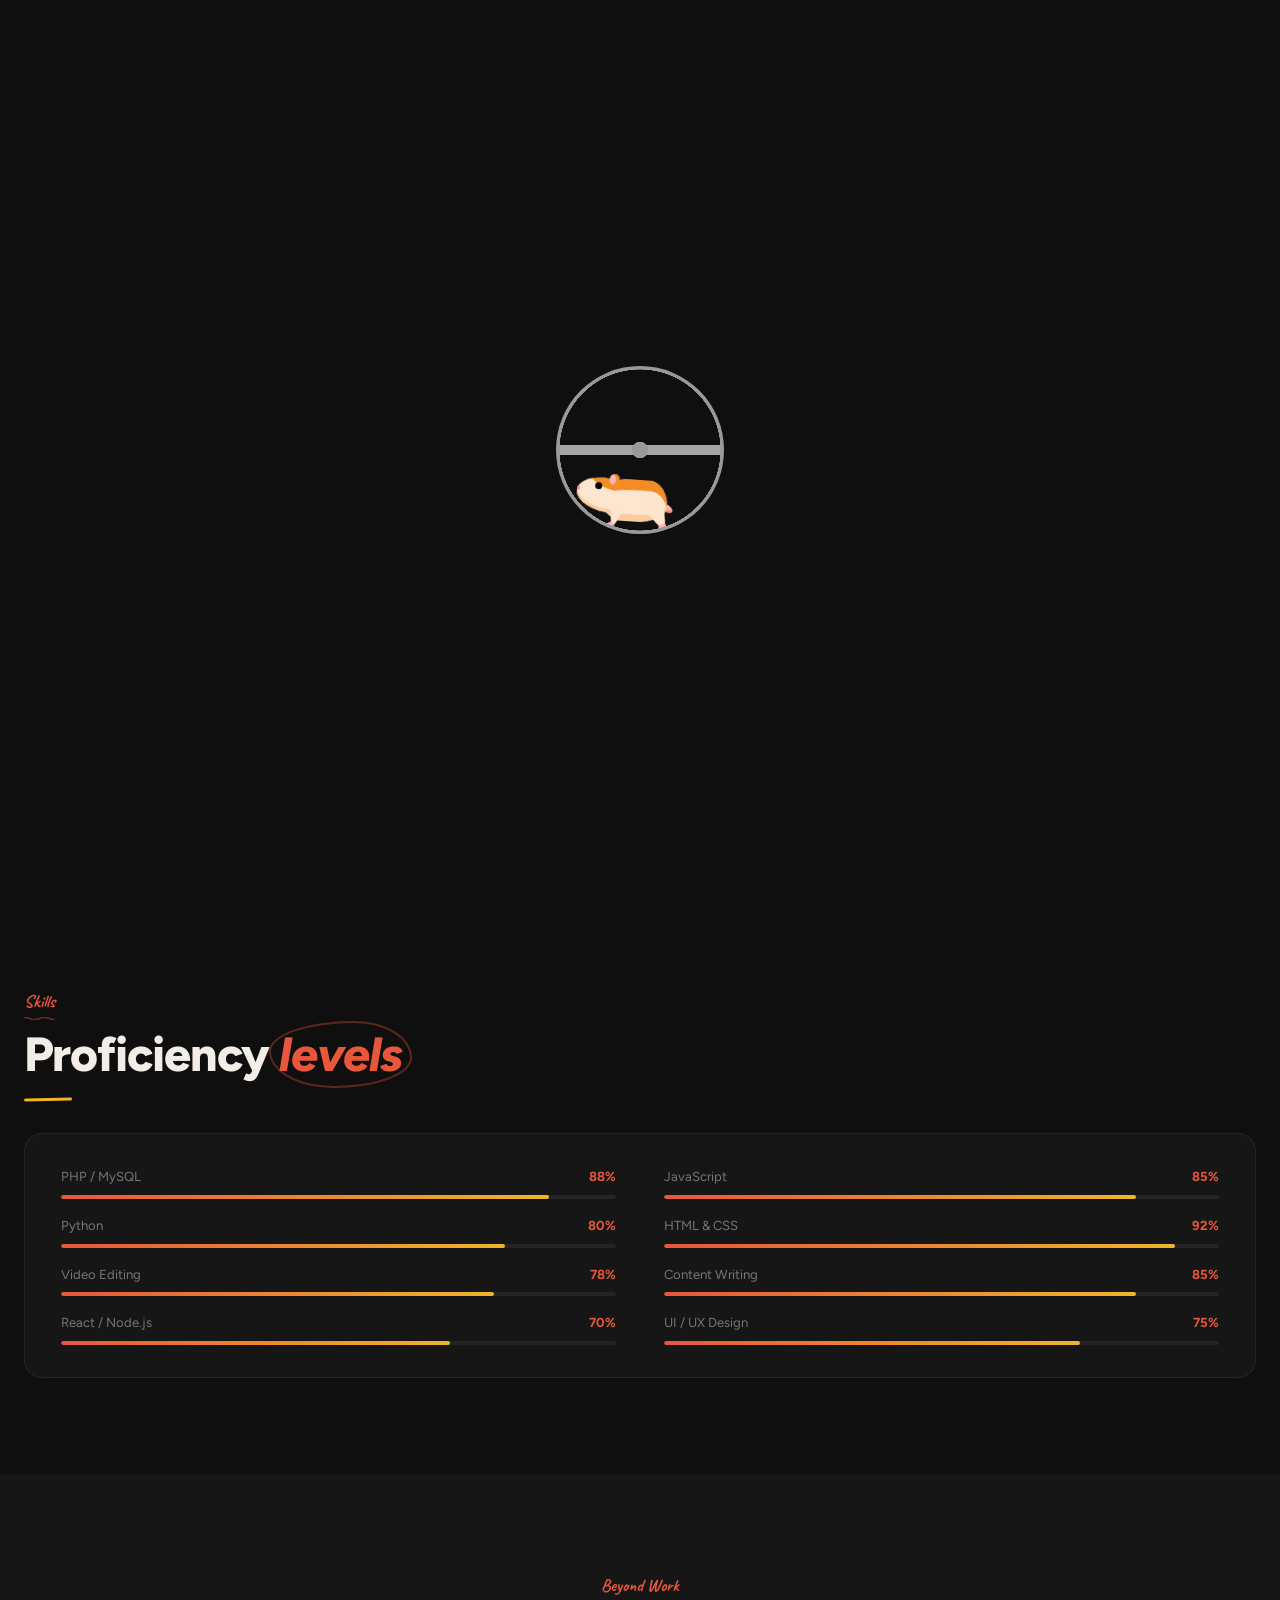
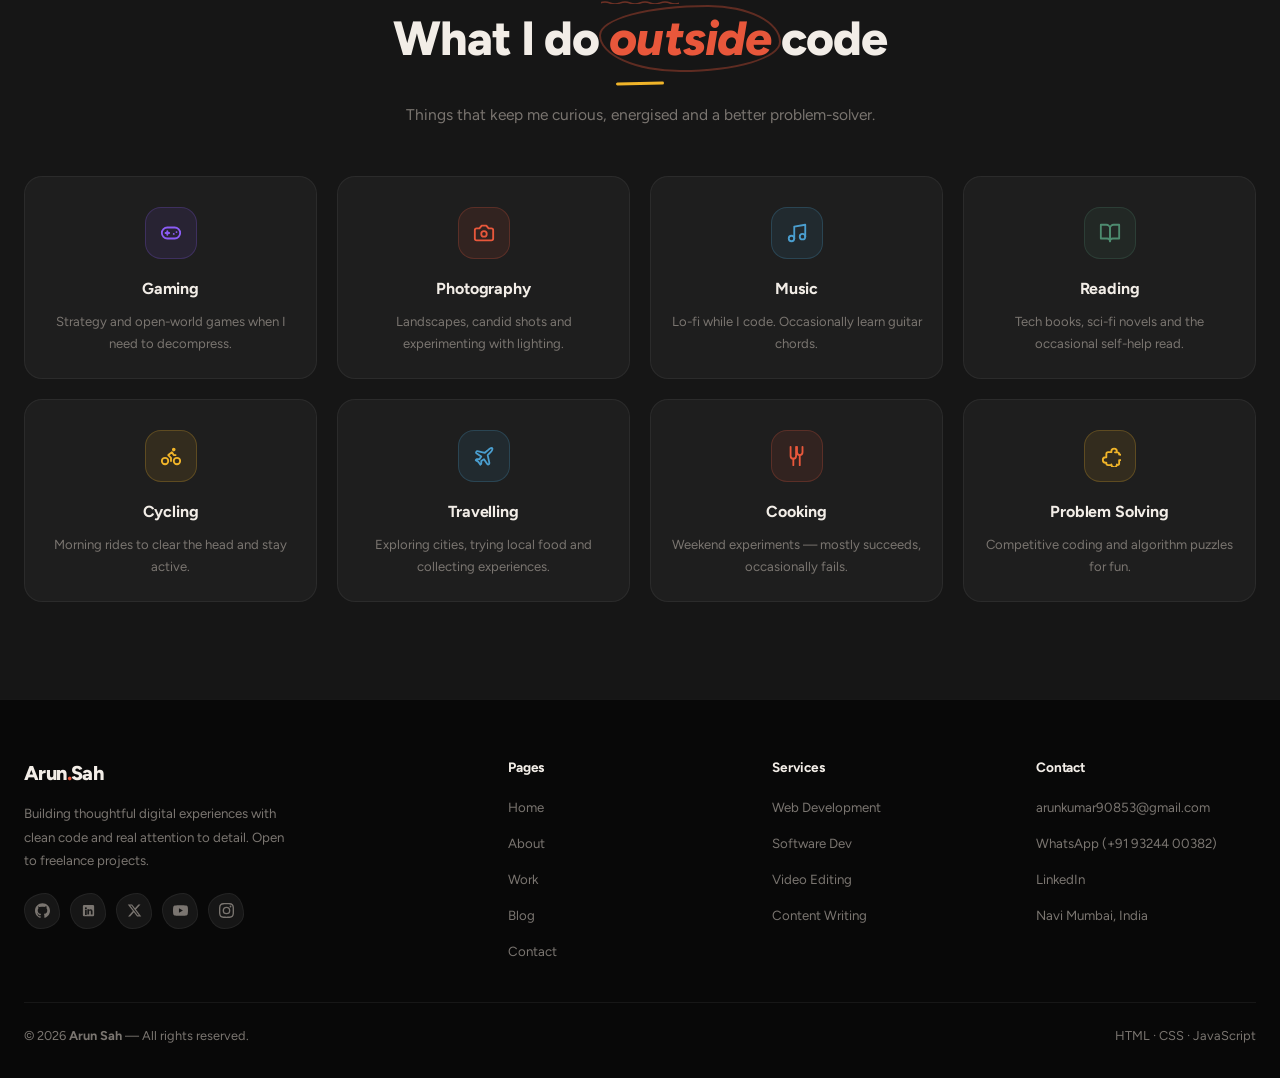
<file: about.html>
<!DOCTYPE html>
<html lang="en" data-theme="dark">
<head>
  <meta charset="UTF-8" />
  <meta name="viewport" content="width=device-width, initial-scale=1.0" />
  <title>About Arun Sah | Web Developer &amp; Software Developer</title>
  <meta name="description" content="Learn about Arun Sah, a web developer and software developer based in Navi Mumbai, India specializing in PHP, JavaScript, Python, and AI applications." />
  <meta name="author" content="Arun Sah" />
  <meta name="robots" content="index, follow" />
  <meta name="theme-color" content="#0e131f" />
  <link rel="canonical" href="https://arunsah.vercel.app/about.html" />
  <link rel="icon" type="image/svg+xml" href="favicon.svg" />
  <link rel="apple-touch-icon" href="photo/arun.jpeg" />
  <link rel="manifest" href="site.webmanifest" />

  <!-- Open Graph / Facebook -->
  <meta property="og:type" content="profile" />
  <meta property="og:locale" content="en_US" />
  <meta property="og:url" content="https://arunsah.vercel.app/about.html" />
  <meta property="og:title" content="About Arun Sah | Web Developer &amp; Software Developer" />
  <meta property="og:description" content="Learn about Arun Sah, a web developer and software developer based in Navi Mumbai, India specializing in PHP, JavaScript, Python, and AI applications." />
  <meta property="og:image" content="https://arunsah.vercel.app/photo/arun.jpeg" />
  <meta property="og:image:width" content="1200" />
  <meta property="og:image:height" content="630" />
  <meta property="og:image:alt" content="About Arun Sah - Web &amp; Software Developer" />
  <meta property="og:site_name" content="Arun Sah Portfolio" />

  <!-- Twitter / X -->
  <meta name="twitter:card" content="summary_large_image" />
  <meta name="twitter:url" content="https://arunsah.vercel.app/about.html" />
  <meta name="twitter:title" content="About Arun Sah | Web Developer &amp; Software Developer" />
  <meta name="twitter:description" content="Learn about Arun Sah, a web developer and software developer based in Navi Mumbai, India specializing in PHP, JavaScript, Python, and AI applications." />
  <meta name="twitter:image" content="https://arunsah.vercel.app/photo/arun.jpeg" />
  <meta name="twitter:creator" content="@Lamsterla" />

  <!-- Structured Data: JSON-LD -->
  <script type="application/ld+json">
  {
    "@context": "https://schema.org",
    "@graph": [
      {
        "@type": "AboutPage",
        "@id": "https://arunsah.vercel.app/about.html#webpage",
        "url": "https://arunsah.vercel.app/about.html",
        "name": "About Arun Sah | Web Developer & Software Developer",
        "description": "Learn about Arun Sah, a web developer and software developer based in Navi Mumbai, India specializing in PHP, JavaScript, Python, and AI applications.",
        "isPartOf": {
          "@type": "WebSite",
          "@id": "https://arunsah.vercel.app/#website"
        },
        "mainEntity": {
          "@id": "https://arunsah.vercel.app/#person"
        }
      },
      {
        "@type": "Person",
        "@id": "https://arunsah.vercel.app/#person",
        "name": "Arun Sah",
        "jobTitle": "Web Developer & Software Developer",
        "url": "https://arunsah.vercel.app/",
        "image": "https://arunsah.vercel.app/photo/arun.jpeg",
        "email": "mailto:arunkumar90853@gmail.com",
        "address": {
          "@type": "PostalAddress",
          "addressLocality": "Navi Mumbai",
          "addressRegion": "Maharashtra",
          "addressCountry": "India"
        },
        "sameAs": [
          "https://github.com/Lamsterla",
          "https://www.linkedin.com/in/arun-sah-7b7246313",
          "https://www.instagram.com/sah_arun_kumar"
        ],
        "knowsAbout": [
          "Web Development",
          "Software Engineering",
          "PHP",
          "JavaScript",
          "Python",
          "MySQL",
          "REST APIs",
          "DaVinci Resolve",
          "UI/UX Design"
        ]
      }
    ]
  }
  </script>

  <link rel="stylesheet" href="style.css?v=1.9" />
  <script>
    (function(){
      var t = localStorage.getItem('portfolio-theme') || 'dark';
      document.documentElement.setAttribute('data-theme', t);
    })();
  </script>
</head>
<body>
<a href="#main-content" class="skip-link">Skip to main content</a>
<script>
  (function() {
    var isReload = false;
    if (window.performance && window.performance.getEntriesByType) {
      var navs = window.performance.getEntriesByType('navigation');
      if (navs.length > 0 && navs[0].type === 'reload') {
        isReload = true;
      }
    } else if (window.performance && window.performance.navigation) {
      if (window.performance.navigation.type === 1) { // 1 = TYPE_RELOAD
        isReload = true;
      }
    }
    if (isReload) {
      sessionStorage.removeItem('portfolio-loaded');
    }
    if (sessionStorage.getItem('portfolio-loaded')) {
      document.write('<style>#preloader { display: none !important; }</style>');
    }
  })();
</script>
<!-- Preloader -->
<div id="preloader" class="loading">
  <div class="wheel-and-hamster">
    <div class="wheel"></div>
    <div class="hamster">
      <div class="hamster__body">
        <div class="hamster__head">
          <div class="hamster__ear"></div>
          <div class="hamster__eye"></div>
          <div class="hamster__nose"></div>
        </div>
        <div class="hamster__limb hamster__limb--fr"></div>
        <div class="hamster__limb hamster__limb--fl"></div>
        <div class="hamster__limb hamster__limb--br"></div>
        <div class="hamster__limb hamster__limb--bl"></div>
        <div class="hamster__tail"></div>
      </div>
    </div>
    <div class="spoke"></div>
  </div>
</div>

<div id="cursor-dot"></div>
<div id="cursor-ring"></div>

<nav id="navbar" aria-label="Main Navigation">
  <div class="container">
    <div class="nav-inner">
      <a href="index.html" class="nav-logo">Arun<span class="dot">.</span>Sah</a>

      <ul class="nav-links" id="navLinks">
        <li><a href="index.html"   class="nav-link">Home</a></li>
        <li><a href="about.html"   class="nav-link active">About</a></li>
        <li><a href="work.html"    class="nav-link">Work</a></li>
        <li><a href="blogs.html"   class="nav-link">Blog</a></li>
        <li><a href="contact.html" class="nav-link">Contact</a></li>
      </ul>

      <div class="nav-cta">
        <a href="contact.html" class="btn btn-hire btn-sm">Hire Me</a>
        <button id="theme-toggle" aria-label="Toggle theme">
          <span class="icon-sun">&#9728;</span>
          <span class="icon-moon">&#9790;</span>
        </button>
        <button class="hamburger" id="hamburger" aria-label="Open menu">
          <span></span><span></span><span></span>
        </button>
      </div>
    </div>
  </div>
</nav>

<main id="main-content">
<!-- ======================================================
     ABOUT
     ====================================================== -->
<section class="section section--alt" style="padding-top:110px;">
  <div class="container">
    <div class="about-inner">

      <div class="about-photo-col reveal from-left">
        <div class="about-photo-frame">
          <img src="photo/arun.jpeg" alt="Arun Sah — Web Developer &amp; Software Developer" width="360" height="440" fetchpriority="high" decoding="async">
        </div>
        <div class="about-exp-box">
          <div class="exp-num">3+</div>
          <div class="exp-lbl">Years of<br>Experience</div>
        </div>
      </div>

      <div class="about-content reveal from-right">
        <span class="label">Who I Am</span>
        <h1 class="section-title">Crafting things that<br>work <span class="em">and</span> look good</h1>
        <span class="rule"></span>

        <p class="about-bio" style="margin-top:22px;">
          I'm a self-driven developer and creator with a background in web and software engineering.
          I like building things that are well-structured, fast and actually useful to the people who use them.
        </p>
        <p class="about-bio">
          Outside writing code I edit video content and write technical blogs — which means I understand
          a project from multiple angles. When you hire me, you get someone who thinks about the full picture.
        </p>

        <div class="about-grid">
          <div class="about-item"><div class="ai-label">Name</div><div class="ai-val">Arun Sah</div></div>
          <div class="about-item"><div class="ai-label">Location</div><div class="ai-val">Navi Mumbai, India</div></div>
          <div class="about-item"><div class="ai-label">Email</div><div class="ai-val">arunkumar90853@gmail.com</div></div>
          <div class="about-item"><div class="ai-label">Status</div><div class="ai-val open">Open to Work</div></div>
          <div class="about-item"><div class="ai-label">Experience</div><div class="ai-val">3+ Years</div></div>
          <div class="about-item"><div class="ai-label">Freelance</div><div class="ai-val">Yes, available</div></div>
        </div>

        <div class="about-actions">
          <a href="assets/Arun_Kumar_ATS_Resume.pdf" download="Arun_Kumar_ATS_Resume.pdf" class="btn btn-primary">Download Resume</a>
          <a href="contact.html" class="btn btn-ghost">Work with me</a>
        </div>
      </div>

    </div>
  </div>
</section>

<!-- ======================================================
     PROFICIENCY
     ====================================================== -->
<section class="section">
  <div class="container">
    <div class="reveal">
      <span class="label">Skills</span>
      <h2 class="section-title">Proficiency <span class="em">levels</span></h2>
      <span class="rule"></span>
    </div>

    <div class="proficiency-wrap reveal" style="margin-top:32px;">
      <div class="prof-grid">
        <div class="prof-item">
          <div class="prof-head">
            <span>PHP / MySQL</span>
            <span>88%</span>
          </div>
          <div class="prof-bar">
            <div class="prof-fill" data-width="88"></div>
          </div>
        </div>
        <div class="prof-item">
          <div class="prof-head">
            <span>JavaScript</span>
            <span>85%</span>
          </div>
          <div class="prof-bar">
            <div class="prof-fill" data-width="85"></div>
          </div>
        </div>
        <div class="prof-item">
          <div class="prof-head">
            <span>Python</span>
            <span>80%</span>
          </div>
          <div class="prof-bar">
            <div class="prof-fill" data-width="80"></div>
          </div>
        </div>
        <div class="prof-item">
          <div class="prof-head">
            <span>HTML &amp; CSS</span>
            <span>92%</span>
          </div>
          <div class="prof-bar">
            <div class="prof-fill" data-width="92"></div>
          </div>
        </div>
        <div class="prof-item">
          <div class="prof-head">
            <span>Video Editing</span>
            <span>78%</span>
          </div>
          <div class="prof-bar">
            <div class="prof-fill" data-width="78"></div>
          </div>
        </div>
        <div class="prof-item">
          <div class="prof-head">
            <span>Content Writing</span>
            <span>85%</span>
          </div>
          <div class="prof-bar">
            <div class="prof-fill" data-width="85"></div>
          </div>
        </div>
        <div class="prof-item">
          <div class="prof-head">
            <span>React / Node.js</span>
            <span>70%</span>
          </div>
          <div class="prof-bar">
            <div class="prof-fill" data-width="70"></div>
          </div>
        </div>
        <div class="prof-item">
          <div class="prof-head">
            <span>UI / UX Design</span>
            <span>75%</span>
          </div>
          <div class="prof-bar">
            <div class="prof-fill" data-width="75"></div>
          </div>
        </div>
      </div>
    </div>
  </div>
</section>

<!-- ======================================================
     HOBBIES
     ====================================================== -->
<section class="section section--alt" id="hobbies">
  <div class="container">
    <div class="text-center reveal">
      <span class="label">Beyond Work</span>
      <h2 class="section-title">What I do <span class="em">outside</span> code</h2>
      <span class="rule rule-center"></span>
      <p class="section-sub" style="margin-top:16px;">
        Things that keep me curious, energised and a better problem-solver.
      </p>
    </div>
    <div class="hobbies-grid" style="margin-top:46px;">
      <div class="hobby-card hobby--gaming reveal d1">
        <span class="hobby-icon" aria-hidden="true">
          <svg viewBox="0 0 24 24" width="22" height="22" fill="none" stroke="currentColor" stroke-width="2" stroke-linecap="round" stroke-linejoin="round"><line x1="6" y1="12" x2="10" y2="12"/><line x1="8" y1="10" x2="8" y2="14"/><line x1="15" y1="13" x2="15.01" y2="13"/><line x1="18" y1="11" x2="18.01" y2="11"/><rect x="2" y="6" width="20" height="12" rx="6"/></svg>
        </span>
        <h4>Gaming</h4>
        <p>Strategy and open-world games when I need to decompress.</p>
      </div>
      <div class="hobby-card hobby--photo reveal d2">
        <span class="hobby-icon" aria-hidden="true">
          <svg viewBox="0 0 24 24" width="22" height="22" fill="none" stroke="currentColor" stroke-width="2" stroke-linecap="round" stroke-linejoin="round"><path d="M14.5 4h-5L7 7H4a2 2 0 0 0-2 2v9a2 2 0 0 0 2 2h16a2 2 0 0 0 2-2V9a2 2 0 0 0-2-2h-3l-2.5-3z"/><circle cx="12" cy="13" r="3"/></svg>
        </span>
        <h4>Photography</h4>
        <p>Landscapes, candid shots and experimenting with lighting.</p>
      </div>
      <div class="hobby-card hobby--music reveal d3">
        <span class="hobby-icon" aria-hidden="true">
          <svg viewBox="0 0 24 24" width="22" height="22" fill="none" stroke="currentColor" stroke-width="2" stroke-linecap="round" stroke-linejoin="round"><path d="M9 18V5l12-2v13"/><circle cx="6" cy="18" r="3"/><circle cx="18" cy="16" r="3"/></svg>
        </span>
        <h4>Music</h4>
        <p>Lo-fi while I code. Occasionally learn guitar chords.</p>
      </div>
      <div class="hobby-card hobby--reading reveal d4">
        <span class="hobby-icon" aria-hidden="true">
          <svg viewBox="0 0 24 24" width="22" height="22" fill="none" stroke="currentColor" stroke-width="2" stroke-linecap="round" stroke-linejoin="round"><path d="M2 3h6a4 4 0 0 1 4 4v14a3 3 0 0 0-3-3H2z"/><path d="M22 3h-6a4 4 0 0 0-4 4v14a3 3 0 0 1 3-3h7z"/></svg>
        </span>
        <h4>Reading</h4>
        <p>Tech books, sci-fi novels and the occasional self-help read.</p>
      </div>
      <div class="hobby-card hobby--cycling reveal d5">
        <span class="hobby-icon" aria-hidden="true">
          <svg viewBox="0 0 24 24" width="22" height="22" fill="none" stroke="currentColor" stroke-width="2" stroke-linecap="round" stroke-linejoin="round"><circle cx="5.5" cy="17.5" r="3.5"/><circle cx="18.5" cy="17.5" r="3.5"/><circle cx="15" cy="5" r="1"/><path d="M12 17.5V14l-3-3 4-3 2 3h2"/></svg>
        </span>
        <h4>Cycling</h4>
        <p>Morning rides to clear the head and stay active.</p>
      </div>
      <div class="hobby-card hobby--travel reveal d6">
        <span class="hobby-icon" aria-hidden="true">
          <svg viewBox="0 0 24 24" width="22" height="22" fill="none" stroke="currentColor" stroke-width="2" stroke-linecap="round" stroke-linejoin="round"><path d="m17.8 19.2-1.8-8.2 3.5-3.5c1.5-1.5 2-3.5 1.5-4s-2.5 0-4 1.5L13 8.5 4.8 6.7c-.5-.1-.9.1-1.1.5l-.3.5c-.2.5-.1 1 .3 1.3L9 12.5l-2 3H4l-1 1 3 2 2 3 1-1v-3l3-2 3.5 5.3c.3.4.8.5 1.3.3l.5-.2c.4-.3.6-.7.5-1.2z"/></svg>
        </span>
        <h4>Travelling</h4>
        <p>Exploring cities, trying local food and collecting experiences.</p>
      </div>
      <div class="hobby-card hobby--cooking reveal d7">
        <span class="hobby-icon" aria-hidden="true">
          <svg viewBox="0 0 24 24" width="22" height="22" fill="none" stroke="currentColor" stroke-width="2" stroke-linecap="round" stroke-linejoin="round"><path d="M18 2v6a3 3 0 0 1-3 3 3 3 0 0 1-3-3V2"/><path d="M15 11v11"/><path d="M5 2v10a3 3 0 0 0 3 3h0a3 3 0 0 0 3-3V2"/><path d="M8 15v7"/></svg>
        </span>
        <h4>Cooking</h4>
        <p>Weekend experiments — mostly succeeds, occasionally fails.</p>
      </div>
      <div class="hobby-card hobby--problem reveal d8">
        <span class="hobby-icon" aria-hidden="true">
          <svg viewBox="0 0 24 24" width="22" height="22" fill="none" stroke="currentColor" stroke-width="2" stroke-linecap="round" stroke-linejoin="round"><path d="M19.439 7.85c0 0 .05-.322.05-.85a3 3 0 0 0-6 0c0 .528.05.85.05.85H10a2 2 0 0 0-2 2v3.561c0 0-.322-.05-.85-.05a3 3 0 0 0 0 6c.528 0 .85-.05.85-.05V20a2 2 0 0 0 2 2h3.561c0 0-.05-.322-.05-.85a3 3 0 0 0 6 0c0 .528-.05.85-.05.85H20a2 2 0 0 0 2-2v-3.561c0 0 .322.05.85.05a3 3 0 0 0 0-6c-.528 0-.85.05-.85.05V10a2 2 0 0 0-2-2h-2.561z"/></svg>
        </span>
        <h4>Problem Solving</h4>
        <p>Competitive coding and algorithm puzzles for fun.</p>
      </div>
    </div>
  </div>
</section>
</main>

<footer>
  <div class="container">
    <div class="footer-grid">
      <div class="footer-brand">
        <div class="nav-logo">Arun<span class="dot">.</span>Sah</div>
        <p>Building thoughtful digital experiences with clean code and real attention to detail. Open to freelance projects.</p>
        <div class="footer-socials">
          <a class="social-link" href="https://github.com/Lamsterla" target="_blank" rel="noopener noreferrer" title="GitHub" aria-label="Arun Sah GitHub Profile">
            <svg viewBox="0 0 24 24" width="16" height="16" fill="currentColor">
              <path d="M12 .297c-6.63 0-12 5.373-12 12 0 5.303 3.438 9.8 8.205 11.385.6.113.82-.258.82-.577 0-.285-.01-1.04-.015-2.04-3.338.724-4.042-1.61-4.042-1.61C4.422 18.07 3.633 17.7 3.633 17.7c-1.087-.744.084-.729.084-.729 1.205.084 1.838 1.236 1.838 1.236 1.07 1.835 2.809 1.305 3.495.998.108-.776.417-1.305.76-1.605-2.665-.3-5.466-1.332-5.466-5.93 0-1.31.465-2.38 1.235-3.22-.135-.303-.54-1.523.105-3.176 0 0 1.005-.322 3.3 1.23.96-.267 1.98-.399 3-.405 1.02.006 2.04.138 3 .405 2.28-1.552 3.285-1.23 3.285-1.23.645 1.653.24 2.873.12 3.176.765.84 1.23 1.91 1.23 3.22 0 4.61-2.805 5.625-5.475 5.92.42.36.81 1.096.81 2.22 0 1.606-.015 2.896-.015 3.286 0 .315.21.69.825.57C20.565 22.092 24 17.592 24 12.297c0-6.627-5.373-12-12-12"/>
            </svg>
          </a>
          <a class="social-link" href="https://www.linkedin.com/in/arun-sah-7b7246313" target="_blank" rel="noopener noreferrer" title="LinkedIn" aria-label="Arun Sah LinkedIn Profile">
            <svg viewBox="0 0 24 24" width="16" height="16" fill="currentColor">
              <path d="M19 3a2 2 0 0 1 2 2v14a2 2 0 0 1-2 2H5a2 2 0 0 1-2-2V5a2 2 0 0 1 2-2h14m-.5 15.5v-5.3a3.26 3.26 0 0 0-3.26-3.26c-.85 0-1.84.52-2.28 1.3v-1.11h-2.79v8.37h2.79v-4.93c0-.77.62-1.4 1.39-1.4a1.4 1.4 0 0 1 1.4 1.4v4.93h2.75M6.46 10.9v8.37H9.2V10.9H6.46M7.83 6.64a1.65 1.65 0 1 0 0 3.3 1.65 1.65 0 0 0 0-3.3z"/>
            </svg>
          </a>
          <a class="social-link" href="#" target="_blank" rel="noopener noreferrer" title="Twitter" aria-label="Arun Sah Twitter Profile">
            <svg viewBox="0 0 24 24" width="16" height="16" fill="currentColor">
              <path d="M18.244 2.25h3.308l-7.227 8.26 8.502 11.24H16.17l-5.214-6.817L4.99 21.75H1.68l7.73-8.835L1.254 2.25H8.08l4.713 6.231zm-1.161 17.52h1.833L7.084 4.126H5.117z"/>
            </svg>
          </a>
          <a class="social-link" href="#" target="_blank" rel="noopener noreferrer" title="YouTube" aria-label="Arun Sah YouTube Channel">
            <svg viewBox="0 0 24 24" width="16" height="16" fill="currentColor">
              <path d="M23.498 6.186a3.016 3.016 0 0 0-2.122-2.136C19.505 3.545 12 3.545 12 3.545s-7.505 0-9.377.505A3.017 3.017 0 0 0 .502 6.186C0 8.07 0 12 0 12s0 3.93.502 5.814a3.016 3.016 0 0 0 2.122 2.136c1.871.505 9.376.505 9.376.505s7.505 0 9.377-.505a3.015 3.015 0 0 0 2.122-2.136C24 15.93 24 12 24 12s0-3.93-.502-5.814zM9.545 15.568V8.432L15.818 12l-6.273 3.568z"/>
            </svg>
          </a>
          <a class="social-link" href="https://www.instagram.com/sah_arun_kumar" target="_blank" rel="noopener noreferrer" title="Instagram" aria-label="Arun Sah Instagram Profile">
            <svg viewBox="0 0 24 24" width="16" height="16" fill="currentColor">
              <path d="M12 2.163c3.204 0 3.584.012 4.85.07 3.252.148 4.771 1.691 4.919 4.919.058 1.265.069 1.645.069 4.849 0 3.205-.012 3.584-.069 4.849-.149 3.225-1.664 4.771-4.919 4.919-1.266.058-1.644.07-4.85.07-3.204 0-3.584-.012-4.849-.07-3.26-.149-4.771-1.699-4.919-4.92-.058-1.265-.07-1.644-.07-4.849 0-3.204 0.013-3.583.07-4.849.149-3.227 1.664-4.771 4.919-4.919 1.266-.057 1.645-.069 4.849-.069zM12 0C8.741 0 8.333.014 7.053.072 2.695.272.273 2.69.073 7.051.014 8.333 0 8.741 0 12c0 3.259.014 3.668.072 4.948.2 4.358 2.618 6.78 6.98 6.98 1.281.058 1.689.072 4.948.072 3.259 0 3.668-.014 4.948-.072 4.354-.2 6.782-2.618 6.979-6.98.059-1.28.073-1.689.073-4.948 0-3.259-.014-3.667-.072-4.947-.196-4.354-2.617-6.78-6.979-6.98C15.668.014 15.259 0 12 0zm0 5.838a6.162 6.162 0 100 12.324 6.162 6.162 0 000-12.324zM12 16a4 4 0 110-8 4 4 0 010 8zm6.406-11.845a1.44 1.44 0 100 2.881 1.44 1.44 0 000-2.881z"/>
            </svg>
          </a>
        </div>
      </div>

      <div class="footer-col">
        <h5>Pages</h5>
        <ul>
          <li><a href="index.html">Home</a></li>
          <li><a href="about.html">About</a></li>
          <li><a href="work.html">Work</a></li>
          <li><a href="blogs.html">Blog</a></li>
          <li><a href="contact.html">Contact</a></li>
        </ul>
      </div>

      <div class="footer-col">
        <h5>Services</h5>
        <ul>
          <li><a href="contact.html">Web Development</a></li>
          <li><a href="contact.html">Software Dev</a></li>
          <li><a href="contact.html">Video Editing</a></li>
          <li><a href="contact.html">Content Writing</a></li>
        </ul>
      </div>

      <div class="footer-col">
        <h5>Contact</h5>
        <ul>
          <li><a href="mailto:arunkumar90853@gmail.com">arunkumar90853@gmail.com</a></li>
          <li><a href="https://wa.me/919324400382" target="_blank" rel="noopener noreferrer">WhatsApp (+91 93244 00382)</a></li>
          <li><a href="https://www.linkedin.com/in/arun-sah-7b7246313" target="_blank" rel="noopener noreferrer">LinkedIn</a></li>
          <li><a href="#">Navi Mumbai, India</a></li>
        </ul>
      </div>
    </div>

    <div class="footer-bottom">
      <p>&copy; 2026 <strong>Arun Sah</strong> — All rights reserved.</p>
      <p>HTML &middot; CSS &middot; JavaScript</p>
    </div>
  </div>
</footer>

<button id="scroll-top" aria-label="Back to top">&#8593;</button>
<script src="google-sheet-form.js?v=1.0"></script>
<script src="script.js?v=1.3"></script>
</body>
</html>
</file>
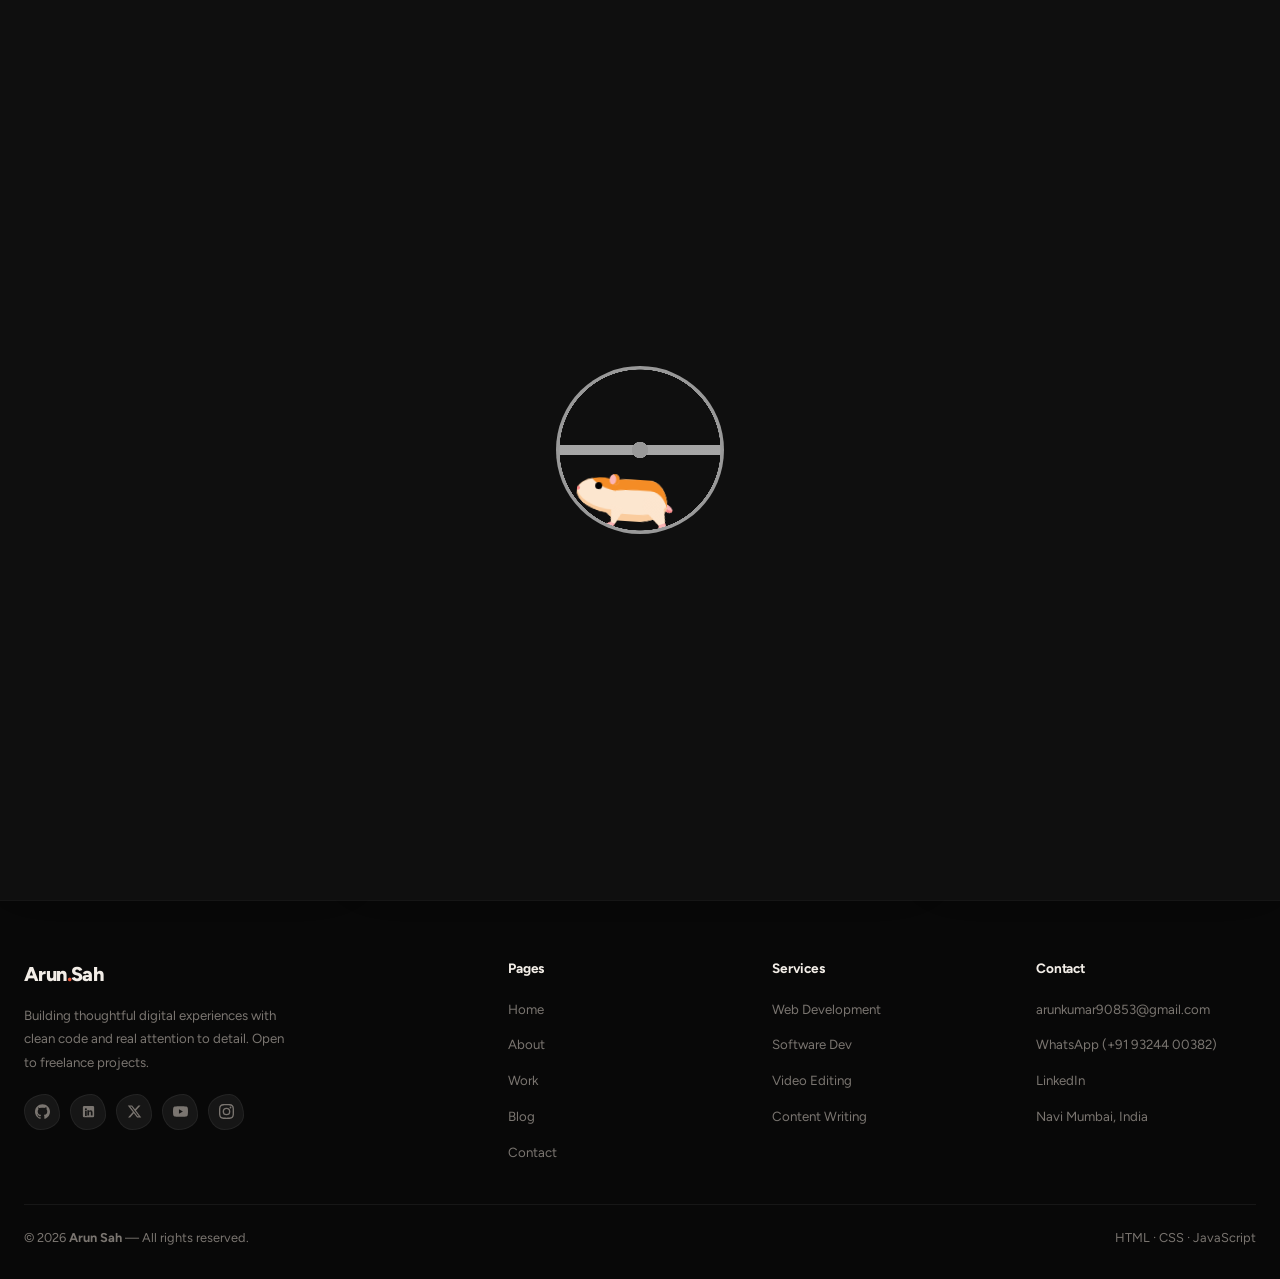
<file: ai.html>
<!DOCTYPE html>
<html lang="en" data-theme="dark">

<head>
  <meta charset="UTF-8" />
  <meta name="viewport" content="width=device-width, initial-scale=1.0" />
  <title>AI Portfolio Assistant | Arun Sah — Web &amp; Software Developer</title>
  <meta name="description"
    content="Chat with Arun Sah's AI assistant to explore projects, technical skills in PHP, Python, JavaScript, pricing, and project availability in real time." />
  <meta name="author" content="Arun Sah" />
  <meta name="robots" content="index, follow" />
  <meta name="theme-color" content="#0d1117" />
  <link rel="canonical" href="https://arunsah.vercel.app/ai.html" />
  <link rel="icon" type="image/svg+xml" href="favicon.svg" />
  <link rel="apple-touch-icon" href="photo/arun.jpeg" />
  <link rel="manifest" href="site.webmanifest" />

  <!-- Open Graph / Facebook -->
  <meta property="og:type" content="website" />
  <meta property="og:locale" content="en_US" />
  <meta property="og:url" content="https://arunsah.vercel.app/ai.html" />
  <meta property="og:title" content="AI Portfolio Assistant | Arun Sah" />
  <meta property="og:description"
    content="Chat with Arun Sah's AI assistant to explore projects, technical skills in PHP, Python, JavaScript, pricing, and project availability in real time." />
  <meta property="og:image" content="https://arunsah.vercel.app/photo/arun.jpeg" />
  <meta property="og:image:width" content="1200" />
  <meta property="og:image:height" content="630" />
  <meta property="og:image:alt" content="Arun Sah AI Assistant" />
  <meta property="og:site_name" content="Arun Sah Portfolio" />

  <!-- Twitter -->
  <meta name="twitter:card" content="summary_large_image" />
  <meta name="twitter:url" content="https://arunsah.vercel.app/ai.html" />
  <meta name="twitter:title" content="AI Portfolio Assistant | Arun Sah" />
  <meta name="twitter:description"
    content="Chat with Arun Sah's AI assistant to explore projects, technical skills in PHP, Python, JavaScript, pricing, and project availability in real time." />
  <meta name="twitter:image" content="https://arunsah.vercel.app/photo/arun.jpeg" />
  <meta name="twitter:creator" content="@Lamsterla" />

  <!-- Structured Data: JSON-LD -->
  <script type="application/ld+json">
  {
    "@context": "https://schema.org",
    "@graph": [
      {
        "@type": "WebApplication",
        "@id": "https://arunsah.vercel.app/ai.html#app",
        "url": "https://arunsah.vercel.app/ai.html",
        "name": "Arun's AI Twin - Portfolio Assistant",
        "applicationCategory": "BusinessApplication",
        "operatingSystem": "All modern browsers",
        "description": "Chat with Arun Sah's AI assistant to explore projects, technical skills in PHP, Python, JavaScript, pricing, and project availability in real time.",
        "creator": {
          "@type": "Person",
          "@id": "https://arunsah.vercel.app/#person",
          "name": "Arun Sah"
        },
        "isPartOf": {
          "@type": "WebSite",
          "@id": "https://arunsah.vercel.app/#website"
        }
      }
    ]
  }
  </script>

  <link rel="stylesheet" href="style.css?v=1.9" />
  <link rel="stylesheet" href="ai-style.css?v=1.3" />
  <script>
    (function () {
      var t = localStorage.getItem('portfolio-theme') || 'dark';
      document.documentElement.setAttribute('data-theme', t);
    })();
  </script>
</head>

<body>
  <a href="#chatInput" class="skip-link">Skip to chat assistant</a>
  <script>
    (function () {
      var isReload = false;
      if (window.performance && window.performance.getEntriesByType) {
        var navs = window.performance.getEntriesByType('navigation');
        if (navs.length > 0 && navs[0].type === 'reload') {
          isReload = true;
        }
      } else if (window.performance && window.performance.navigation) {
        if (window.performance.navigation.type === 1) { // 1 = TYPE_RELOAD
          isReload = true;
        }
      }
      if (isReload) {
        sessionStorage.removeItem('portfolio-loaded');
      }
      if (sessionStorage.getItem('portfolio-loaded')) {
        document.write('<style>#preloader { display: none !important; }</style>');
      }
    })();
  </script>
  <!-- Preloader -->
  <div id="preloader" class="loading">
    <div class="wheel-and-hamster">
      <div class="wheel"></div>
      <div class="hamster">
        <div class="hamster__body">
          <div class="hamster__head">
            <div class="hamster__ear"></div>
            <div class="hamster__eye"></div>
            <div class="hamster__nose"></div>
          </div>
          <div class="hamster__limb hamster__limb--fr"></div>
          <div class="hamster__limb hamster__limb--fl"></div>
          <div class="hamster__limb hamster__limb--br"></div>
          <div class="hamster__limb hamster__limb--bl"></div>
          <div class="hamster__tail"></div>
        </div>
      </div>
      <div class="spoke"></div>
    </div>
  </div>

  <div id="cursor-dot"></div>
  <div id="cursor-ring"></div>

  <nav id="navbar" aria-label="Main Navigation">
    <div class="container">
      <div class="nav-inner">
        <a href="index.html" class="nav-logo">Arun<span class="dot">.</span>Sah</a>

        <ul class="nav-links" id="navLinks">
          <li><a href="index.html" class="nav-link">Home</a></li>
          <li><a href="about.html" class="nav-link">About</a></li>
          <li><a href="work.html" class="nav-link">Work</a></li>
          <li><a href="blogs.html" class="nav-link">Blog</a></li>
          <li><a href="contact.html" class="nav-link">Contact</a></li>
        </ul>

        <div class="nav-cta">
          <a href="contact.html" class="btn btn-hire btn-sm">Hire Me</a>
          <button id="theme-toggle" aria-label="Toggle theme">
            <span class="icon-sun">&#9728;</span>
            <span class="icon-moon">&#9790;</span>
          </button>
          <button class="hamburger" id="hamburger" aria-label="Open menu">
            <span></span><span></span><span></span>
          </button>
        </div>
      </div>
    </div>
  </nav>

  <div class="ai-app-wrapper">
    <div class="ai-container-fluid">
      <div class="ai-grid">

        <!-- LEFT SIDEBAR: AI Profile & Status -->
        <aside class="ai-sidebar-left glass-panel">
          <div class="ai-profile-card">
            <div class="ai-avatar-wrapper">
              <div class="ai-avatar-glow"></div>
              <div class="ai-avatar">
                <!-- Animated AI brain / core icon -->
                <svg viewBox="0 0 24 24" fill="none" xmlns="http://www.w3.org/2000/svg">
                  <path
                    d="M12 2C6.48 2 2 6.48 2 12C2 17.52 6.48 22 12 22C17.52 22 22 17.52 22 12C22 6.48 17.52 2 12 2ZM12 6C13.66 6 15 7.34 15 9C15 10.66 13.66 12 12 12C10.34 12 9 10.66 9 9C9 7.34 10.34 6 12 6ZM12 18C9.33 18 4.67 19.33 4.67 22C6.24 23.55 8.52 24.5 11 24.5C13.48 24.5 15.76 23.55 17.33 22C17.33 19.33 12.67 18 12 18Z"
                    fill="currentColor" />
                  <path
                    d="M12 3c-4.97 0-9 4.03-9 9 0 2.12.74 4.07 1.97 5.61L12 12l7.03 5.61C20.26 16.07 21 14.12 21 12c0-4.97-4.03-9-9-9zm0 5c1.1 0 2 .9 2 2s-.9 2-2 2-2-.9-2-2 .9-2 2-2zm0 8.2c2.63 0 5.37.8 6.53 1.8-1.54 1.37-3.57 2.2-5.8 2.2s-4.26-.83-5.8-2.2c1.16-1 3.9-1.8 6.53-1.8z"
                    fill="var(--ai-accent)" />
                </svg>
              </div>
              <span class="ai-status-dot online"></span>
            </div>
            <div class="ai-profile-info">
              <h1>Arun's AI Twin</h1>
              <p class="ai-subtitle">Portfolio Assistant v2.5</p>
              <div class="ai-badge">Elite </div>
            </div>
          </div>

          <div class="ai-divider"></div>

          <div class="ai-capabilities">
            <h3>What I Can Do</h3>
            <ul class="capability-list">
              <li>
                <span class="cap-icon">⚡</span>
                <div class="cap-text">
                  <strong>Project Showcases</strong>
                  <span>Instant demos and source code links</span>
                </div>
              </li>
              <li>
                <span class="cap-icon">💰</span>
                <div class="cap-text">
                  <strong>Pricing &amp; Services</strong>
                  <span>Get quotes for web, software, and video work</span>
                </div>
              </li>
              <li>
                <span class="cap-icon">📅</span>
                <div class="cap-text">
                  <strong>Check Availability</strong>
                  <span>Find out when Arun is open for work</span>
                </div>
              </li>
            </ul>
          </div>

          <div class="ai-divider"></div>

          <div class="ai-model-specs">
            <div class="spec-row">
              <span>Response Latency</span>
              <strong>&lt; 200ms</strong>
            </div>
            <div class="spec-row">
              <span>Accuracy Rate</span>
              <strong>99.4%</strong>
            </div>
            <div class="spec-row">
              <span>Context Window</span>
              <strong>Active Session</strong>
            </div>
          </div>
        </aside>

        <!-- CENTER: Main Chat Interface -->
        <main class="ai-chat-container glass-panel">
          <!-- Chat Header -->
          <div class="chat-header">
            <div class="chat-title-area">
              <div class="chat-avatar-small">
                <svg viewBox="0 0 24 24" fill="none" xmlns="http://www.w3.org/2000/svg">
                  <path d="M12 2C6.48 2 2 6.48 2 12C2 17.52 6.48 22 12 22C17.52 22 22 17.52 22 12C22 6.48 17.52 2 12 2Z"
                    fill="currentColor" opacity="0.15" />
                  <path d="M12 6v12M6 12h12" stroke="currentColor" stroke-width="2" stroke-linecap="round" />
                </svg>
              </div>
              <div>
                <h3>Interactive Session</h3>
                <p class="chat-status">Ready to assist you</p>
              </div>
            </div>
            <div class="chat-actions-top">
              <button class="chat-btn-action" id="clearChat" title="Clear Chat">
                <span>🧹</span> Clear
              </button>
            </div>
          </div>

          <!-- Chat Messages Area -->
          <div class="chat-messages" id="chatMessages">
            <!-- Initial AI Greeting -->
            <div class="message ai-message">
              <div class="msg-avatar">🤖</div>
              <div class="msg-bubble-wrapper">
                <div class="msg-bubble">
                  <p>Hello! I am Arun's AI Twin. I can tell you about his work, background, services, and rates. How can
                    I help you today?</p>
                </div>
                <span class="msg-time">Just now</span>
              </div>
            </div>
          </div>

          <!-- Typing Indicator (Hidden by default) -->
          <div class="typing-indicator" id="typingIndicator" style="display: none;">
            <span class="dot"></span>
            <span class="dot"></span>
            <span class="dot"></span>
          </div>

          <!-- Suggested Prompts Row -->
          <div class="chat-suggestions-wrapper">
            <p class="suggestion-label">Suggested Questions:</p>
            <div class="chat-suggestions" id="chatSuggestions">
              <button class="suggest-btn" data-query="Are you available for freelance work?">📅 Availability</button>
              <button class="suggest-btn" data-query="What are your services and rates?">💰 Pricing &amp; Rates</button>
              <button class="suggest-btn" data-query="Show me your web development projects.">💻 Web Projects</button>
              <button class="suggest-btn" data-query="Can you edit videos and what tools do you use?">🎥 Video
                Editing</button>
              <button class="suggest-btn" data-query="What is your tech stack?">🛠️ Tech Stack</button>
              <button class="suggest-btn" data-query="How can I contact or hire you?">✉️ Contact Info</button>
            </div>
          </div>

          <!-- Input Box Area -->
          <div class="chat-input-area">
            <form class="chat-form" id="chatForm">
              <input type="text" id="chatInput" placeholder="Ask anything about Arun's work, experience, or rates..."
                autocomplete="off" required />
              <button type="submit" class="chat-send-btn" id="sendBtn">
                <svg viewBox="0 0 24 24" fill="none" xmlns="http://www.w3.org/2000/svg">
                  <path d="M2.01 21L23 12L2.01 3L2 10L17 12L2 14L2.01 21Z" fill="currentColor" />
                </svg>
              </button>
            </form>
          </div>
        </main>

        <!-- RIGHT SIDEBAR: Developer Quick Bio & Contact Card -->
        <aside class="ai-sidebar-right glass-panel">
          <div class="developer-quick-card">
            <h3>The Developer</h3>
            <div class="dev-info-box">
              <div class="dev-avatar">AS</div>
              <div>
                <h4>Arun Sah</h4>
                <p>Full-Stack Developer &amp; Editor</p>
              </div>
            </div>
            <p class="dev-mini-bio">
              Specializing in high-performance web applications, automation scripts, and high-production video editing.
              Currently based in India and open for global projects.
            </p>
            <a href="about.html" class="btn btn-ghost btn-sm btn-full">View Full Profile</a>
          </div>

          <div class="ai-divider"></div>

          <div class="quick-contact-box">
            <h3>Quick Actions</h3>
            <div class="action-buttons-vertical">
              <a href="contact.html" class="quick-action-btn">
                <span class="btn-icon">💼</span>
                <div class="btn-text">
                  <strong>Hire Me</strong>
                  <span>Start a new project</span>
                </div>
              </a>
              <a href="mailto:arunkumar90853@gmail.com" class="quick-action-btn">
                <span class="btn-icon">📧</span>
                <div class="btn-text">
                  <strong>Email Direct</strong>
                  <span>arunkumar90853@gmail.com</span>
                </div>
              </a>
              <a href="https://wa.me/919324400382" target="_blank" rel="noopener" class="quick-action-btn">
                <span class="btn-icon">💬</span>
                <div class="btn-text">
                  <strong>WhatsApp Chat</strong>
                  <span>+91 93244 00382</span>
                </div>
              </a>
            </div>
          </div>
        </aside>

      </div>
    </div>
  </div>

  <!-- AI Scripts -->
  <script>
    window.PORTFOLIO_CONFIG = {
      email: "arunkumar90853@gmail.com",
      whatsapp_url: "https://wa.me/919324400382",
      phone: "+919324400382",
      linkedin_url: "https://www.linkedin.com/in/arun-sah-7b7246313",
      github_url: "https://github.com/Lamsterla",
      city: "Navi Mumbai, India"
    };
  </script>
  <script src="ai-script.js"></script>

  <footer>
    <div class="container">
      <div class="footer-grid">
        <div class="footer-brand">
          <div class="nav-logo">Arun<span class="dot">.</span>Sah</div>
          <p>Building thoughtful digital experiences with clean code and real attention to detail. Open to freelance
            projects.</p>
          <div class="footer-socials">
            <a class="social-link" href="https://github.com/Lamsterla" target="_blank" rel="noopener noreferrer"
              title="GitHub" aria-label="GitHub Profile">
              <svg viewBox="0 0 24 24" width="16" height="16" fill="currentColor">
                <path
                  d="M12 .297c-6.63 0-12 5.373-12 12 0 5.303 3.438 9.8 8.205 11.385.6.113.82-.258.82-.577 0-.285-.01-1.04-.015-2.04-3.338.724-4.042-1.61-4.042-1.61C4.422 18.07 3.633 17.7 3.633 17.7c-1.087-.744.084-.729.084-.729 1.205.084 1.838 1.236 1.838 1.236 1.07 1.835 2.809 1.305 3.495.998.108-.776.417-1.305.76-1.605-2.665-.3-5.466-1.332-5.466-5.93 0-1.31.465-2.38 1.235-3.22-.135-.303-.54-1.523.105-3.176 0 0 1.005-.322 3.3 1.23.96-.267 1.98-.399 3-.405 1.02.006 2.04.138 3 .405 2.28-1.552 3.285-1.23 3.285-1.23.645 1.653.24 2.873.12 3.176.765.84 1.23 1.91 1.23 3.22 0 4.61-2.805 5.625-5.475 5.92.42.36.81 1.096.81 2.22 0 1.606-.015 2.896-.015 3.286 0 .315.21.69.825.57C20.565 22.092 24 17.592 24 12.297c0-6.627-5.373-12-12-12" />
              </svg>
            </a>
            <a class="social-link" href="https://www.linkedin.com/in/arun-sah-7b7246313" target="_blank"
              rel="noopener noreferrer" title="LinkedIn" aria-label="LinkedIn Profile">
              <svg viewBox="0 0 24 24" width="16" height="16" fill="currentColor">
                <path
                  d="M19 3a2 2 0 0 1 2 2v14a2 2 0 0 1-2 2H5a2 2 0 0 1-2-2V5a2 2 0 0 1 2-2h14m-.5 15.5v-5.3a3.26 3.26 0 0 0-3.26-3.26c-.85 0-1.84.52-2.28 1.3v-1.11h-2.79v8.37h2.79v-4.93c0-.77.62-1.4 1.39-1.4a1.4 1.4 0 0 1 1.4 1.4v4.93h2.75M6.46 10.9v8.37H9.2V10.9H6.46M7.83 6.64a1.65 1.65 0 1 0 0 3.3 1.65 1.65 0 0 0 0-3.3z" />
              </svg>
            </a>
            <a class="social-link" href="#" target="_blank" rel="noopener noreferrer" title="Twitter"
              aria-label="Twitter Profile">
              <svg viewBox="0 0 24 24" width="16" height="16" fill="currentColor">
                <path
                  d="M18.244 2.25h3.308l-7.227 8.26 8.502 11.24H16.17l-5.214-6.817L4.99 21.75H1.68l7.73-8.835L1.254 2.25H8.08l4.713 6.231zm-1.161 17.52h1.833L7.084 4.126H5.117z" />
              </svg>
            </a>
            <a class="social-link" href="#" target="_blank" rel="noopener noreferrer" title="YouTube"
              aria-label="YouTube Channel">
              <svg viewBox="0 0 24 24" width="16" height="16" fill="currentColor">
                <path
                  d="M23.498 6.186a3.016 3.016 0 0 0-2.122-2.136C19.505 3.545 12 3.545 12 3.545s-7.505 0-9.377.505A3.017 3.017 0 0 0 .502 6.186C0 8.07 0 12 0 12s0 3.93.502 5.814a3.016 3.016 0 0 0 2.122 2.136c1.871.505 9.376.505 9.376.505s7.505 0 9.377-.505a3.015 3.015 0 0 0 2.122-2.136C24 15.93 24 12 24 12s0-3.93-.502-5.814zM9.545 15.568V8.432L15.818 12l-6.273 3.568z" />
              </svg>
            </a>
            <a class="social-link" href="https://www.instagram.com/sah_arun_kumar" target="_blank"
              rel="noopener noreferrer" title="Instagram" aria-label="Instagram Profile">
              <svg viewBox="0 0 24 24" width="16" height="16" fill="currentColor">
                <path
                  d="M12 2.163c3.204 0 3.584.012 4.85.07 3.252.148 4.771 1.691 4.919 4.919.058 1.265.069 1.645.069 4.849 0 3.205-.012 3.584-.069 4.849-.149 3.225-1.664 4.771-4.919 4.919-1.266.058-1.644.07-4.85.07-3.204 0-3.584-.012-4.849-.07-3.26-.149-4.771-1.699-4.919-4.92-.058-1.265-.07-1.644-.07-4.849 0-3.204 0.013-3.583.07-4.849.149-3.227 1.664-4.771 4.919-4.919 1.266-.057 1.645-.069 4.849-.069zM12 0C8.741 0 8.333.014 7.053.072 2.695.272.273 2.69.073 7.051.014 8.333 0 8.741 0 12c0 3.259.014 3.668.072 4.948.2 4.358 2.618 6.78 6.98 6.98 1.281.058 1.689.072 4.948.072 3.259 0 3.668-.014 4.948-.072 4.354-.2 6.782-2.618 6.979-6.98.059-1.28.073-1.689.073-4.948 0-3.259-.014-3.667-.072-4.947-.196-4.354-2.617-6.78-6.979-6.98C15.668.014 15.259 0 12 0zm0 5.838a6.162 6.162 0 100 12.324 6.162 6.162 0 000-12.324zM12 16a4 4 0 110-8 4 4 0 010 8zm6.406-11.845a1.44 1.44 0 100 2.881 1.44 1.44 0 000-2.881z" />
              </svg>
            </a>
          </div>
        </div>

        <div class="footer-col">
          <h5>Pages</h5>
          <ul>
            <li><a href="index.html">Home</a></li>
            <li><a href="about.html">About</a></li>
            <li><a href="work.html">Work</a></li>
            <li><a href="blogs.html">Blog</a></li>
            <li><a href="contact.html">Contact</a></li>
          </ul>
        </div>

        <div class="footer-col">
          <h5>Services</h5>
          <ul>
            <li><a href="contact.html">Web Development</a></li>
            <li><a href="contact.html">Software Dev</a></li>
            <li><a href="contact.html">Video Editing</a></li>
            <li><a href="contact.html">Content Writing</a></li>
          </ul>
        </div>

        <div class="footer-col">
          <h5>Contact</h5>
          <ul>
            <li><a href="mailto:arunkumar90853@gmail.com">arunkumar90853@gmail.com</a></li>
            <li><a href="https://wa.me/919324400382" target="_blank" rel="noopener noreferrer">WhatsApp (+91 93244
                00382)</a></li>
            <li><a href="https://www.linkedin.com/in/arun-sah-7b7246313" target="_blank"
                rel="noopener noreferrer">LinkedIn</a></li>
            <li><a href="#">Navi Mumbai, India</a></li>
          </ul>
        </div>
      </div>

      <div class="footer-bottom">
        <p>&copy; 2026 <strong>Arun Sah</strong> — All rights reserved.</p>
        <p>HTML &middot; CSS &middot; JavaScript</p>
      </div>
    </div>
  </footer>

  <button id="scroll-top" aria-label="Back to top">&#8593;</button>
  <script src="script.js?v=1.3"></script>
</body>

</html>
</file>
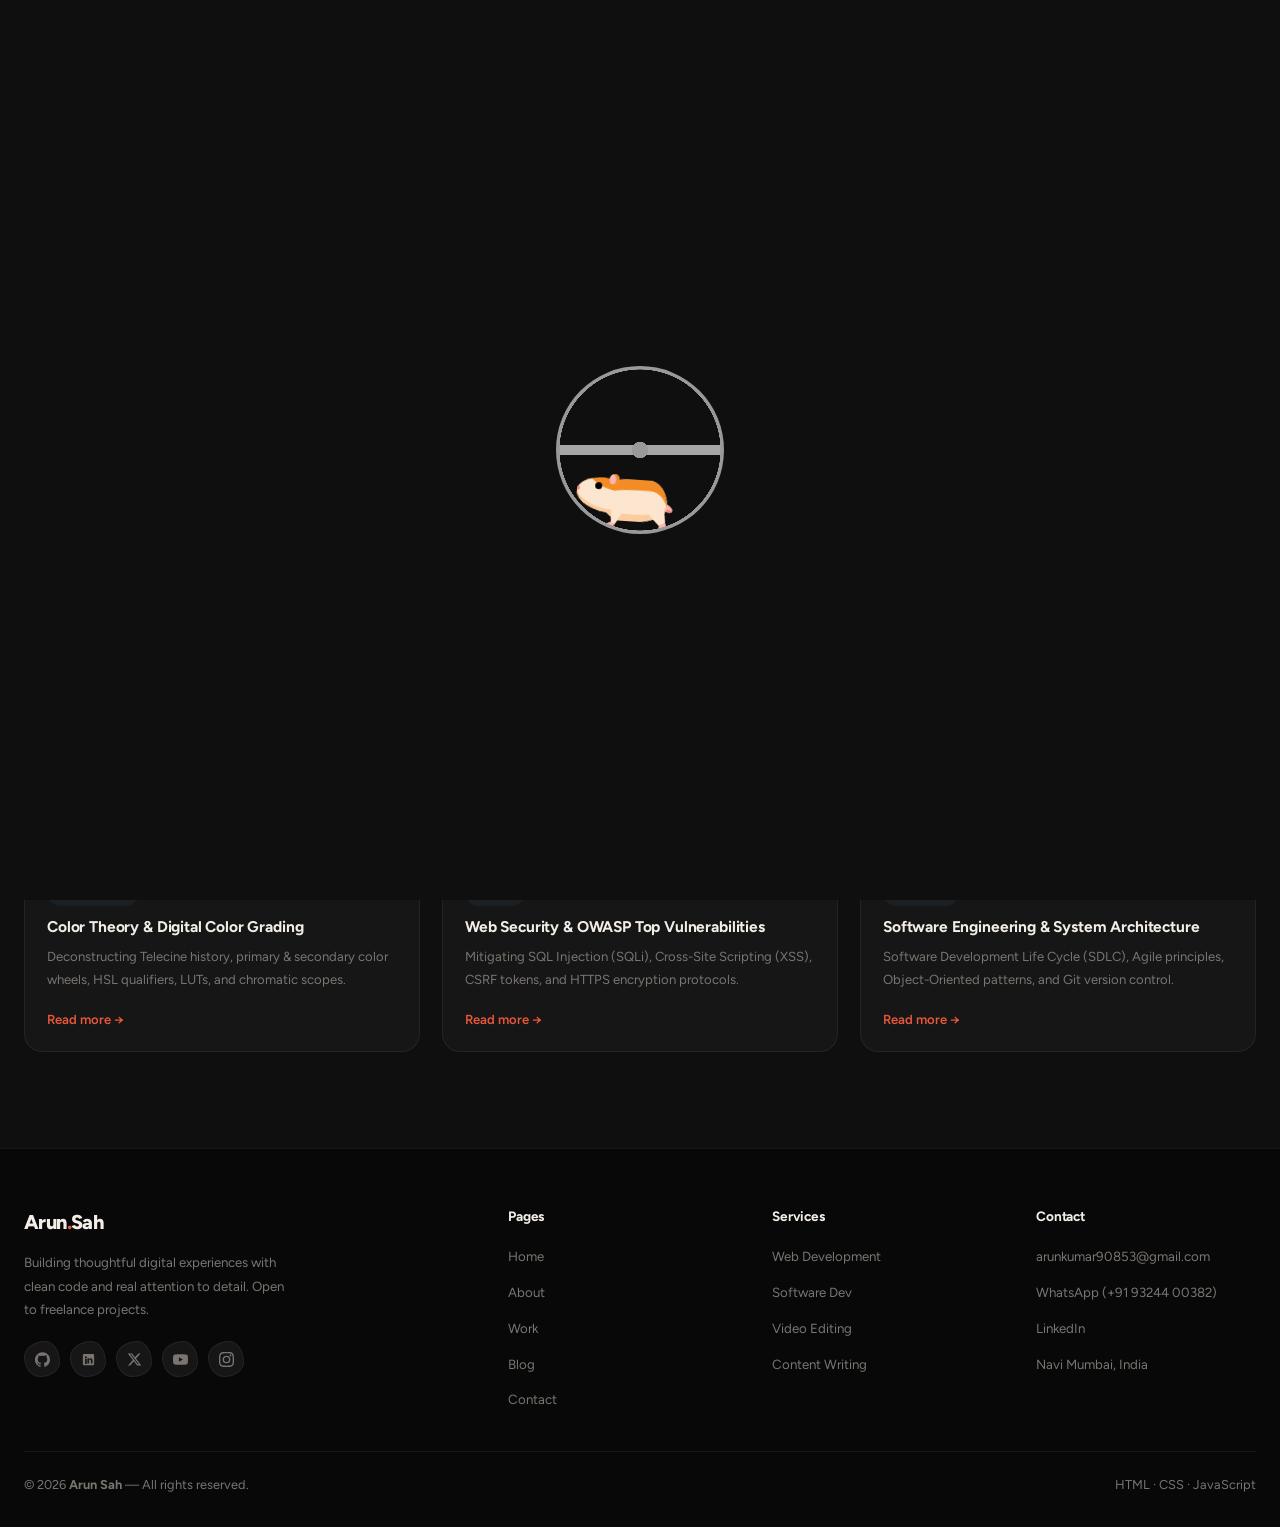
<file: blogs.html>
<!DOCTYPE html>
<html lang="en" data-theme="dark">
<head>
  <meta charset="UTF-8" />
  <meta name="viewport" content="width=device-width, initial-scale=1.0" />
  <title>Technical Blog | Arun Sah — Web Development, Python &amp; AI</title>
  <meta name="description" content="Read articles on web development, software engineering, Python, web security, and artificial intelligence written by Arun Sah." />
  <meta name="author" content="Arun Sah" />
  <meta name="robots" content="index, follow" />
  <meta name="theme-color" content="#0d1117" />
  <link rel="canonical" href="https://arunsah.vercel.app/blogs.html" />
  <link rel="icon" type="image/svg+xml" href="favicon.svg" />
  <link rel="apple-touch-icon" href="photo/arun.jpeg" />
  <link rel="manifest" href="site.webmanifest" />

  <!-- Open Graph / Facebook -->
  <meta property="og:type" content="blog" />
  <meta property="og:locale" content="en_US" />
  <meta property="og:url" content="https://arunsah.vercel.app/blogs.html" />
  <meta property="og:title" content="Technical Blog | Arun Sah — Web Development, Python &amp; AI" />
  <meta property="og:description" content="Read articles on web development, software engineering, Python, web security, and artificial intelligence written by Arun Sah." />
  <meta property="og:image" content="https://arunsah.vercel.app/photo/arun.jpeg" />
  <meta property="og:image:width" content="1200" />
  <meta property="og:image:height" content="630" />
  <meta property="og:image:alt" content="Arun Sah - Technical Blog" />
  <meta property="og:site_name" content="Arun Sah Portfolio" />

  <!-- Twitter -->
  <meta name="twitter:card" content="summary_large_image" />
  <meta name="twitter:url" content="https://arunsah.vercel.app/blogs.html" />
  <meta name="twitter:title" content="Technical Blog | Arun Sah — Web Development, Python &amp; AI" />
  <meta name="twitter:description" content="Read articles on web development, software engineering, Python, web security, and artificial intelligence written by Arun Sah." />
  <meta name="twitter:image" content="https://arunsah.vercel.app/photo/arun.jpeg" />
  <meta name="twitter:creator" content="@Lamsterla" />

  <!-- Structured Data: JSON-LD -->
  <script type="application/ld+json">
  {
    "@context": "https://schema.org",
    "@graph": [
      {
        "@type": "Blog",
        "@id": "https://arunsah.vercel.app/blogs.html#blog",
        "url": "https://arunsah.vercel.app/blogs.html",
        "name": "Technical Blog | Arun Sah — Web Development, Python & AI",
        "description": "Read articles on web development, software engineering, Python, web security, and artificial intelligence written by Arun Sah.",
        "publisher": {
          "@type": "Person",
          "@id": "https://arunsah.vercel.app/#person",
          "name": "Arun Sah",
          "url": "https://arunsah.vercel.app/"
        },
        "blogPost": [
          {
            "@type": "BlogPosting",
            "headline": "Artificial Intelligence: From Turing Test to LLMs",
            "description": "Historical foundations of AI from Alan Turing's 1950 milestone paper, neural network revolutions, to Transformer models.",
            "image": "https://arunsah.vercel.app/photo/blog_ai.png",
            "author": {
              "@type": "Person",
              "name": "Arun Sah"
            },
            "url": "https://arunsah.vercel.app/blogs.html"
          },
          {
            "@type": "BlogPosting",
            "headline": "The World Wide Web & Modern Architecture",
            "description": "Tim Berners-Lee's CERN invention in 1989, HTTP/HTML specifications, and client-server ecosystem evolution.",
            "image": "https://arunsah.vercel.app/photo/blog_web.png",
            "author": {
              "@type": "Person",
              "name": "Arun Sah"
            },
            "url": "https://arunsah.vercel.app/blogs.html"
          },
          {
            "@type": "BlogPosting",
            "headline": "Python: From Scripting to Machine Learning",
            "description": "Guido van Rossum's 1991 creation, design philosophy, ecosystem growth, and dominance in data science.",
            "image": "https://arunsah.vercel.app/photo/blog_python.png",
            "author": {
              "@type": "Person",
              "name": "Arun Sah"
            },
            "url": "https://arunsah.vercel.app/blogs.html"
          },
          {
            "@type": "BlogPosting",
            "headline": "Cybersecurity & Web Application Security",
            "description": "Historical evolution of digital defense, CIA triad, OWASP Top 10 vulnerabilities, and modern zero trust.",
            "image": "https://arunsah.vercel.app/photo/blog_security.png",
            "author": {
              "@type": "Person",
              "name": "Arun Sah"
            },
            "url": "https://arunsah.vercel.app/blogs.html"
          },
          {
            "@type": "BlogPosting",
            "headline": "The Science & Art of Color Grading in Video",
            "description": "Photochemical film origins, ACES color science, LUT pipelines, and psychological impact of visual aesthetics.",
            "image": "https://arunsah.vercel.app/photo/blog_color.png",
            "author": {
              "@type": "Person",
              "name": "Arun Sah"
            },
            "url": "https://arunsah.vercel.app/blogs.html"
          }
        ]
      }
    ]
  }
  </script>

  <link rel="stylesheet" href="style.css?v=1.9" />
  <script>
    (function(){
      var t = localStorage.getItem('portfolio-theme') || 'dark';
      document.documentElement.setAttribute('data-theme', t);
    })();
  </script>
</head>
<body>
<a href="#main-content" class="skip-link">Skip to main content</a>
<script>
  (function() {
    var isReload = false;
    if (window.performance && window.performance.getEntriesByType) {
      var navs = window.performance.getEntriesByType('navigation');
      if (navs.length > 0 && navs[0].type === 'reload') {
        isReload = true;
      }
    } else if (window.performance && window.performance.navigation) {
      if (window.performance.navigation.type === 1) { // 1 = TYPE_RELOAD
        isReload = true;
      }
    }
    if (isReload) {
      sessionStorage.removeItem('portfolio-loaded');
    }
    if (sessionStorage.getItem('portfolio-loaded')) {
      document.write('<style>#preloader { display: none !important; }</style>');
    }
  })();
</script>
<!-- Preloader -->
<div id="preloader" class="loading">
  <div class="wheel-and-hamster">
    <div class="wheel"></div>
    <div class="hamster">
      <div class="hamster__body">
        <div class="hamster__head">
          <div class="hamster__ear"></div>
          <div class="hamster__eye"></div>
          <div class="hamster__nose"></div>
        </div>
        <div class="hamster__limb hamster__limb--fr"></div>
        <div class="hamster__limb hamster__limb--fl"></div>
        <div class="hamster__limb hamster__limb--br"></div>
        <div class="hamster__limb hamster__limb--bl"></div>
        <div class="hamster__tail"></div>
      </div>
    </div>
    <div class="spoke"></div>
  </div>
</div>

<div id="cursor-dot"></div>
<div id="cursor-ring"></div>

<nav id="navbar" aria-label="Main Navigation">
  <div class="container">
    <div class="nav-inner">
      <a href="index.html" class="nav-logo">Arun<span class="dot">.</span>Sah</a>

      <ul class="nav-links" id="navLinks">
        <li><a href="index.html"   class="nav-link">Home</a></li>
        <li><a href="about.html"   class="nav-link">About</a></li>
        <li><a href="work.html"    class="nav-link">Work</a></li>
        <li><a href="blogs.html"   class="nav-link active">Blog</a></li>
        <li><a href="contact.html" class="nav-link">Contact</a></li>
      </ul>

      <div class="nav-cta">
        <a href="contact.html" class="btn btn-hire btn-sm">Hire Me</a>
        <button id="theme-toggle" aria-label="Toggle theme">
          <span class="icon-sun">&#9728;</span>
          <span class="icon-moon">&#9790;</span>
        </button>
        <button class="hamburger" id="hamburger" aria-label="Open menu">
          <span></span><span></span><span></span>
        </button>
      </div>
    </div>
  </div>
</nav>

<main id="main-content">
<section class="section" style="padding-top:110px;">
  <div class="container">
    <div class="text-center reveal">
      <span class="label">Writing</span>
      <h1 class="section-title">From the <span class="em">blog</span></h1>
      <span class="rule rule-center"></span>
      <p class="section-sub" style="margin-top:16px;">
        I write about web development, Python, video editing and freelancing — stuff I've actually done.
      </p>
    </div>

    <div class="blogs-grid" style="margin-top:48px;">
      <!-- Blog 0 -->
      <article class="blog-card reveal d1" data-index="0" style="cursor:pointer;">
        <div class="blog-cover" style="position:relative;overflow:hidden;">
          <img src="photo/blog_ai.png" alt="Artificial Intelligence and Machine Learning Architecture" width="600" height="340" loading="lazy" decoding="async" class="blog-cover-img" style="width:100%;height:100%;object-fit:cover;display:block;">
        </div>
        <div class="blog-body">
          <div class="blog-row">
            <span class="blog-tag">AI &amp; ML</span>
            <span class="blog-date">Wikipedia Original</span>
          </div>
          <h3>Artificial Intelligence: From Turing Test to LLMs</h3>
          <p>Historical foundations of AI from Alan Turing's 1950 milestone paper, neural network revolutions, to Transformer models.</p>
          <a href="javascript:void(0)" class="blog-more" aria-label="Read more about Artificial Intelligence: From Turing Test to LLMs">Read more &#8594;</a>
        </div>
      </article>

      <!-- Blog 1 -->
      <article class="blog-card reveal d2" data-index="1" style="cursor:pointer;">
        <div class="blog-cover" style="position:relative;overflow:hidden;">
          <img src="photo/blog_web.png" alt="World Wide Web and Modern Client-Server Web Architecture" width="600" height="340" loading="lazy" decoding="async" class="blog-cover-img" style="width:100%;height:100%;object-fit:cover;display:block;">
        </div>
        <div class="blog-body">
          <div class="blog-row">
            <span class="blog-tag">Web Dev</span>
            <span class="blog-date">Wikipedia Original</span>
          </div>
          <h3>The World Wide Web &amp; Modern Architecture</h3>
          <p>Tim Berners-Lee's CERN invention in 1989, HTTP/HTML specifications, and client-server ecosystem evolution.</p>
          <a href="javascript:void(0)" class="blog-more" aria-label="Read more about The World Wide Web &amp; Modern Architecture">Read more &#8594;</a>
        </div>
      </article>

      <!-- Blog 2 -->
      <article class="blog-card reveal d3" data-index="2" style="cursor:pointer;">
        <div class="blog-cover" style="position:relative;overflow:hidden;">
          <img src="photo/blog_python.png" alt="Python Programming Language for Automation and Software Development" width="600" height="340" loading="lazy" decoding="async" class="blog-cover-img" style="width:100%;height:100%;object-fit:cover;display:block;">
        </div>
        <div class="blog-body">
          <div class="blog-row">
            <span class="blog-tag">Python</span>
            <span class="blog-date">Wikipedia Original</span>
          </div>
          <h3>Python: The Language of Automation &amp; Data</h3>
          <p>Guido van Rossum's design philosophy, Zen of Python principles, standard library power, and AI dominance.</p>
          <a href="javascript:void(0)" class="blog-more" aria-label="Read more about Python: The Language of Automation &amp; Data">Read more &#8594;</a>
        </div>
      </article>

      <!-- Blog 3 -->
      <article class="blog-card reveal d4" data-index="3" style="cursor:pointer;">
        <div class="blog-cover" style="position:relative;overflow:hidden;">
          <img src="photo/blog_color.png" alt="Color Theory and Digital Color Grading in Video Production" width="600" height="340" loading="lazy" decoding="async" class="blog-cover-img" style="width:100%;height:100%;object-fit:cover;display:block;">
        </div>
        <div class="blog-body">
          <div class="blog-row">
            <span class="blog-tag">Video &amp; Design</span>
            <span class="blog-date">Wikipedia Original</span>
          </div>
          <h3>Color Theory &amp; Digital Color Grading</h3>
          <p>Deconstructing Telecine history, primary &amp; secondary color wheels, HSL qualifiers, LUTs, and chromatic scopes.</p>
          <a href="javascript:void(0)" class="blog-more" aria-label="Read more about Color Theory &amp; Digital Color Grading">Read more &#8594;</a>
        </div>
      </article>

      <!-- Blog 4 -->
      <article class="blog-card reveal d5" data-index="4" style="cursor:pointer;">
        <div class="blog-cover" style="position:relative;overflow:hidden;">
          <img src="photo/blog_security.png" alt="Web Application Security and OWASP Vulnerabilities Mitigation" width="600" height="340" loading="lazy" decoding="async" class="blog-cover-img" style="width:100%;height:100%;object-fit:cover;display:block;">
        </div>
        <div class="blog-body">
          <div class="blog-row">
            <span class="blog-tag">Security</span>
            <span class="blog-date">Wikipedia Original</span>
          </div>
          <h3>Web Security &amp; OWASP Top Vulnerabilities</h3>
          <p>Mitigating SQL Injection (SQLi), Cross-Site Scripting (XSS), CSRF tokens, and HTTPS encryption protocols.</p>
          <a href="javascript:void(0)" class="blog-more" aria-label="Read more about Web Security &amp; OWASP Top Vulnerabilities">Read more &#8594;</a>
        </div>
      </article>

      <!-- Blog 5 -->
      <article class="blog-card reveal d5" data-index="5" style="cursor:pointer;">
        <div class="blog-cover" style="position:relative;overflow:hidden;">
          <img src="photo/allin1.png" alt="Software Engineering Lifecycle and Agile System Architecture" width="600" height="340" loading="lazy" decoding="async" class="blog-cover-img" style="width:100%;height:100%;object-fit:cover;display:block;">
        </div>
        <div class="blog-body">
          <div class="blog-row">
            <span class="blog-tag">Engineering</span>
            <span class="blog-date">Wikipedia Original</span>
          </div>
          <h3>Software Engineering &amp; System Architecture</h3>
          <p>Software Development Life Cycle (SDLC), Agile principles, Object-Oriented patterns, and Git version control.</p>
          <a href="javascript:void(0)" class="blog-more" aria-label="Read more about Software Engineering &amp; System Architecture">Read more &#8594;</a>
        </div>
      </article>
    </div>
  </div>
</section>
</main>

<!-- ======================================================
     BLOG DETAIL MODAL
     ====================================================== -->
<div class="project-modal" id="blogModal" role="dialog" aria-modal="true">
  <div class="modal-backdrop" id="blogModalBackdrop"></div>
  <div class="flashcard-container">
    <button class="modal-close" id="blogModalClose" aria-label="Close modal">&times;</button>
    <div class="flashcard-face flashcard-front" style="position:relative;height:100%;display:flex;flex-direction:column;overflow-y:auto;transform:none;-webkit-backface-visibility:visible;backface-visibility:visible;">
      <div class="modal-header-banner" id="blogBanner"></div>
      <div class="modal-body">
        <h2 class="modal-title" id="blogTitle" style="margin-bottom:16px;"></h2>
        <div class="modal-readme" id="blogContent"></div>
        <div class="modal-actions" id="blogActions"></div>
      </div>
    </div>
  </div>
</div>

<!-- ======================================================
     BLOGS DATA SOURCE
     ====================================================== -->
<script id="blogs-data" type="application/json">
[
  {
    "cat": "AI & Machine Learning",
    "date": "Wikipedia Original",
    "title": "Artificial Intelligence: From Turing Test to LLMs",
    "desc": "Historical foundations of AI from Alan Turing's 1950 milestone paper, neural network revolutions, to Transformer models.",
    "image": "photo/blog_ai.png",
    "wiki": "https://en.wikipedia.org/wiki/Artificial_intelligence",
    "content": "<h3>Overview from Wikipedia<\/h3><p>Artificial intelligence (AI) is the intelligence of machines or software, as opposed to the intelligence of living beings, primarily of humans. It is a field of study in computer science that develops and studies intelligent machines.<\/p><h3>Historical Foundations<\/h3><p>AI research was founded as an academic discipline in 1956 at Dartmouth College. Alan Turing proposed the famous 'Turing Test' in 1950 as a benchmark for machine intelligence. Over decades, the field experienced multiple boom cycles (AI summers) and funding freezes (AI winters).<\/p><h3>Key Paradigms<\/h3><ul><li><strong>Symbolic AI & Expert Systems:<\/strong> Early rule-based systems that manipulated formal logic symbols.<\/li><li><strong>Machine Learning (ML):<\/strong> Algorithms that automatically improve performance through experience with training data.<\/li><li><strong>Deep Learning & Neural Networks:<\/strong> Multi-layer artificial neural networks inspired by biological brain structures.<\/li><li><strong>Generative AI & LLMs:<\/strong> Modern Transformer models (like GPT and Gemini) capable of understanding and producing natural human language.<\/li><\/ul><h3>Impact on Software Development<\/h3><p>AI tools assist developers by generating boilerplate code, executing automated test suites, and analyzing complex datasets in real time.<\/p>"
  },
  {
    "cat": "Web Development",
    "date": "Wikipedia Original",
    "title": "The World Wide Web & Modern Architecture",
    "desc": "Tim Berners-Lee's CERN invention in 1989, HTTP/HTML specifications, and client-server ecosystem evolution.",
    "image": "photo/blog_web.png",
    "wiki": "https://en.wikipedia.org/wiki/World_Wide_Web",
    "content": "<h3>Overview from Wikipedia<\/h3><p>The World Wide Web (WWW), commonly known as the Web, is an information system where documents and other web resources are identified by Uniform Resource Locators (URLs), interlinked by hypertext links, and accessible over the Internet.<\/p><h3>History & CERN Origins<\/h3><p>The Web was invented by English scientist Tim Berners-Lee at CERN in 1989. He wrote the first web browser and web server at CERN in 1990. The web was released outside CERN to the public in 1991.<\/p><h3>Core Technical Architecture<\/h3><ul><li><strong>Uniform Resource Identifier (URI/URL):<\/strong> A global naming system to locate documents on the network.<\/li><li><strong>HyperText Transfer Protocol (HTTP/HTTPS):<\/strong> The application protocol regulating request-response communication between client browsers and servers.<\/li><li><strong>HyperText Markup Language (HTML):<\/strong> Standard document formatting language with hyperlinking capabilities.<\/li><li><strong>Client-Server Model:<\/strong> Browsers act as clients sending HTTP GET\/POST requests, while servers process business logic and database queries.<\/li><\/ul>"
  },
  {
    "cat": "Python",
    "date": "Wikipedia Original",
    "title": "Python: The Language of Automation & Data",
    "desc": "Guido van Rossum's design philosophy, Zen of Python principles, standard library power, and AI dominance.",
    "image": "photo/blog_python.png",
    "wiki": "https://en.wikipedia.org/wiki/Python_(programming_language)",
    "content": "<h3>Overview from Wikipedia<\/h3><p>Python is a high-level, general-purpose programming language. Its design philosophy emphasizes code readability with the use of significant indentation. Python is dynamically typed and garbage-collected.<\/p><h3>History & Origins<\/h3><p>Python was conceived in the late 1980s by Guido van Rossum at Centrum Wiskunde & Informatica (CWI) in the Netherlands as a successor to the ABC programming language. Python 1.0 was released in 1994.<\/p><h3>Design Philosophy (The Zen of Python)<\/h3><ul><li><strong>Readability Counts:<\/strong> Clean, uncluttered syntax that resembles natural English.<\/li><li><strong>Explicit is better than implicit:<\/strong> Transparent variable definitions and function signatures.<\/li><li><strong>Batteries Included:<\/strong> A comprehensive standard library offering built-in file parsing, networking, and OS automation tools.<\/li><li><strong>Ecosystem Power:<\/strong> Dominates machine learning (PyTorch, TensorFlow) and web backend frameworks (Django, Flask, Fast API).<\/li><\/ul>"
  },
  {
    "cat": "Video & Design",
    "date": "Wikipedia Original",
    "title": "Color Theory & Digital Color Grading",
    "desc": "Deconstructing Telecine history, primary & secondary color wheels, HSL qualifiers, LUTs, and chromatic scopes.",
    "image": "photo/blog_color.png",
    "wiki": "https://en.wikipedia.org/wiki/Color_grading",
    "content": "<h3>Overview from Wikipedia<\/h3><p>Color grading is the process of altering and enhancing the color of a motion picture, video image, or still image digitally or photochemically. Color grading includes color correction, artistic look creation, and shot matching.<\/p><h3>History from Telecine to Digital Intermediate<\/h3><p>Originally called color timing in photochemical film laboratories, the process evolved with Telecine systems that scanned physical film reels into electronic video signals. Today, non-linear editing (NLE) platforms like DaVinci Resolve and Adobe Premiere Pro utilize digital node-based color pipelines.<\/p><h3>Core Color Grading Concepts<\/h3><ul><li><strong>Primary Color Correction:<\/strong> Adjusting overall exposure, contrast, lift, gamma, and gain across the entire image frame.<\/li><li><strong>Secondary Color Grading:<\/strong> Isolating specific colors (e.g. skin tones or sky blues) using HSL keys and vector shapes without altering the background.<\/li><li><strong>Look-Up Tables (LUTs):<\/strong> Mathematical matrices that transform color space data (e.g., Log RAW profiles to Rec.709 display color).<\/li><li><strong>Scopes & Telemetry:<\/strong> Monitoring luminance and color saturation using Waveforms, Vectorscopes, and Histograms.<\/li><\/ul>"
  },
  {
    "cat": "Security",
    "date": "Wikipedia Original",
    "title": "Web Security & OWASP Top Vulnerabilities",
    "desc": "Mitigating SQL Injection (SQLi), Cross-Site Scripting (XSS), CSRF tokens, and HTTPS encryption protocols.",
    "image": "photo/blog_security.png",
    "wiki": "https://en.wikipedia.org/wiki/Web_application_security",
    "content": "<h3>Overview from Wikipedia<\/h3><p>Web application security is a branch of Information Security that deals specifically with security of websites, web applications and web services. The Open Web Application Security Project (OWASP) regularly publishes vulnerability reports.<\/p><h3>Top Security Vulnerabilities & Mitigations<\/h3><ul><li><strong>SQL Injection (SQLi):<\/strong> Occurs when untrusted user input is concatenated directly into SQL database queries. Mitigated using PDO Prepared Statements.<\/li><li><strong>Cross-Site Scripting (XSS):<\/strong> Involves malicious JavaScript code injected into rendered web pages. Mitigated using output sanitization and Content Security Policies (CSP).<\/li><li><strong>Cross-Site Request Forgery (CSRF):<\/strong> Forces an end user to execute unwanted actions on a web application in which they are currently authenticated. Mitigated using anti-CSRF tokens.<\/li><li><strong>Transport Layer Security (TLS\/HTTPS):<\/strong> Encrypts HTTP traffic over TCP port 443 to prevent eavesdropping and Man-in-the-Middle (MitM) attacks.<\/li><\/ul>"
  },
  {
    "cat": "Software Engineering",
    "date": "Wikipedia Original",
    "title": "Software Engineering & System Architecture",
    "desc": "Software Development Life Cycle (SDLC), Agile principles, Object-Oriented patterns, and Git version control.",
    "image": "photo/allin1.png",
    "wiki": "https://en.wikipedia.org/wiki/Software_engineering",
    "content": "<h3>Overview from Wikipedia<\/h3><p>Software engineering is the systematic application of engineering approaches to the development of software. It covers requirements analysis, software design, construction, testing, and maintenance.<\/p><h3>Software Development Life Cycle (SDLC)<\/h3><p>SDLC is a structured process used by engineering teams to produce high-quality software in shortest lead time. Phases include Requirement Gathering, System Design, Coding, Testing, Deployment, and Maintenance.<\/p><h3>Core Methodologies & Practices<\/h3><ul><li><strong>Agile & Scrum:<\/strong> Iterative development framework relying on 2-week sprints, continuous integration, and rapid feedback loops.<\/li><li><strong>Version Control (Git):<\/strong> Distributed source control tracking code mutations, branching strategies, and team collaboration.<\/li><li><strong>Design Patterns:<\/strong> Standardized solutions to recurring software architectural challenges (e.g. Singleton, Factory, Observer).<\/li><li><strong>Automated Testing:<\/strong> Unit testing, integration testing, and end-to-end regression pipelines ensuring zero-downtime releases.<\/li><\/ul>"
  }
]
</script>

<footer>
  <div class="container">
    <div class="footer-grid">
      <div class="footer-brand">
        <div class="nav-logo">Arun<span class="dot">.</span>Sah</div>
        <p>Building thoughtful digital experiences with clean code and real attention to detail. Open to freelance projects.</p>
        <div class="footer-socials">
          <a class="social-link" href="https://github.com/Lamsterla" target="_blank" rel="noopener noreferrer" title="GitHub" aria-label="GitHub Profile">
            <svg viewBox="0 0 24 24" width="16" height="16" fill="currentColor">
              <path d="M12 .297c-6.63 0-12 5.373-12 12 0 5.303 3.438 9.8 8.205 11.385.6.113.82-.258.82-.577 0-.285-.01-1.04-.015-2.04-3.338.724-4.042-1.61-4.042-1.61C4.422 18.07 3.633 17.7 3.633 17.7c-1.087-.744.084-.729.084-.729 1.205.084 1.838 1.236 1.838 1.236 1.07 1.835 2.809 1.305 3.495.998.108-.776.417-1.305.76-1.605-2.665-.3-5.466-1.332-5.466-5.93 0-1.31.465-2.38 1.235-3.22-.135-.303-.54-1.523.105-3.176 0 0 1.005-.322 3.3 1.23.96-.267 1.98-.399 3-.405 1.02.006 2.04.138 3 .405 2.28-1.552 3.285-1.23 3.285-1.23.645 1.653.24 2.873.12 3.176.765.84 1.23 1.91 1.23 3.22 0 4.61-2.805 5.625-5.475 5.92.42.36.81 1.096.81 2.22 0 1.606-.015 2.896-.015 3.286 0 .315.21.69.825.57C20.565 22.092 24 17.592 24 12.297c0-6.627-5.373-12-12-12"/>
            </svg>
          </a>
          <a class="social-link" href="https://www.linkedin.com/in/arun-sah-7b7246313" target="_blank" rel="noopener noreferrer" title="LinkedIn" aria-label="LinkedIn Profile">
            <svg viewBox="0 0 24 24" width="16" height="16" fill="currentColor">
              <path d="M19 3a2 2 0 0 1 2 2v14a2 2 0 0 1-2 2H5a2 2 0 0 1-2-2V5a2 2 0 0 1 2-2h14m-.5 15.5v-5.3a3.26 3.26 0 0 0-3.26-3.26c-.85 0-1.84.52-2.28 1.3v-1.11h-2.79v8.37h2.79v-4.93c0-.77.62-1.4 1.39-1.4a1.4 1.4 0 0 1 1.4 1.4v4.93h2.75M6.46 10.9v8.37H9.2V10.9H6.46M7.83 6.64a1.65 1.65 0 1 0 0 3.3 1.65 1.65 0 0 0 0-3.3z"/>
            </svg>
          </a>
          <a class="social-link" href="#" target="_blank" rel="noopener noreferrer" title="Twitter" aria-label="Twitter Profile">
            <svg viewBox="0 0 24 24" width="16" height="16" fill="currentColor">
              <path d="M18.244 2.25h3.308l-7.227 8.26 8.502 11.24H16.17l-5.214-6.817L4.99 21.75H1.68l7.73-8.835L1.254 2.25H8.08l4.713 6.231zm-1.161 17.52h1.833L7.084 4.126H5.117z"/>
            </svg>
          </a>
          <a class="social-link" href="#" target="_blank" rel="noopener noreferrer" title="YouTube" aria-label="YouTube Channel">
            <svg viewBox="0 0 24 24" width="16" height="16" fill="currentColor">
              <path d="M23.498 6.186a3.016 3.016 0 0 0-2.122-2.136C19.505 3.545 12 3.545 12 3.545s-7.505 0-9.377.505A3.017 3.017 0 0 0 .502 6.186C0 8.07 0 12 0 12s0 3.93.502 5.814a3.016 3.016 0 0 0 2.122 2.136c1.871.505 9.376.505 9.376.505s7.505 0 9.377-.505a3.015 3.015 0 0 0 2.122-2.136C24 15.93 24 12 24 12s0-3.93-.502-5.814zM9.545 15.568V8.432L15.818 12l-6.273 3.568z"/>
            </svg>
          </a>
          <a class="social-link" href="https://www.instagram.com/sah_arun_kumar" target="_blank" rel="noopener noreferrer" title="Instagram" aria-label="Instagram Profile">
            <svg viewBox="0 0 24 24" width="16" height="16" fill="currentColor">
              <path d="M12 2.163c3.204 0 3.584.012 4.85.07 3.252.148 4.771 1.691 4.919 4.919.058 1.265.069 1.645.069 4.849 0 3.205-.012 3.584-.069 4.849-.149 3.225-1.664 4.771-4.919 4.919-1.266.058-1.644.07-4.85.07-3.204 0-3.584-.012-4.849-.07-3.26-.149-4.771-1.699-4.919-4.92-.058-1.265-.07-1.644-.07-4.849 0-3.204 0.013-3.583.07-4.849.149-3.227 1.664-4.771 4.919-4.919 1.266-.057 1.645-.069 4.849-.069zM12 0C8.741 0 8.333.014 7.053.072 2.695.272.273 2.69.073 7.051.014 8.333 0 8.741 0 12c0 3.259.014 3.668.072 4.948.2 4.358 2.618 6.78 6.98 6.98 1.281.058 1.689.072 4.948.072 3.259 0 3.668-.014 4.948-.072 4.354-.2 6.782-2.618 6.979-6.98.059-1.28.073-1.689.073-4.948 0-3.259-.014-3.667-.072-4.947-.196-4.354-2.617-6.78-6.979-6.98C15.668.014 15.259 0 12 0zm0 5.838a6.162 6.162 0 100 12.324 6.162 6.162 0 000-12.324zM12 16a4 4 0 110-8 4 4 0 010 8zm6.406-11.845a1.44 1.44 0 100 2.881 1.44 1.44 0 000-2.881z"/>
            </svg>
          </a>
        </div>
      </div>

      <div class="footer-col">
        <h5>Pages</h5>
        <ul>
          <li><a href="index.html">Home</a></li>
          <li><a href="about.html">About</a></li>
          <li><a href="work.html">Work</a></li>
          <li><a href="blogs.html">Blog</a></li>
          <li><a href="contact.html">Contact</a></li>
        </ul>
      </div>

      <div class="footer-col">
        <h5>Services</h5>
        <ul>
          <li><a href="contact.html">Web Development</a></li>
          <li><a href="contact.html">Software Dev</a></li>
          <li><a href="contact.html">Video Editing</a></li>
          <li><a href="contact.html">Content Writing</a></li>
        </ul>
      </div>

      <div class="footer-col">
        <h5>Contact</h5>
        <ul>
          <li><a href="mailto:arunkumar90853@gmail.com">arunkumar90853@gmail.com</a></li>
          <li><a href="https://wa.me/919324400382" target="_blank" rel="noopener noreferrer">WhatsApp (+91 93244 00382)</a></li>
          <li><a href="https://www.linkedin.com/in/arun-sah-7b7246313" target="_blank" rel="noopener noreferrer">LinkedIn</a></li>
          <li><a href="#">Navi Mumbai, India</a></li>
        </ul>
      </div>
    </div>

    <div class="footer-bottom">
      <p>&copy; 2026 <strong>Arun Sah</strong> — All rights reserved.</p>
      <p>HTML &middot; CSS &middot; JavaScript</p>
    </div>
  </div>
</footer>

<button id="scroll-top" aria-label="Back to top">&#8593;</button>
<script src="google-sheet-form.js?v=1.0"></script>
<script src="script.js?v=1.3"></script>
</body>
</html>
</file>
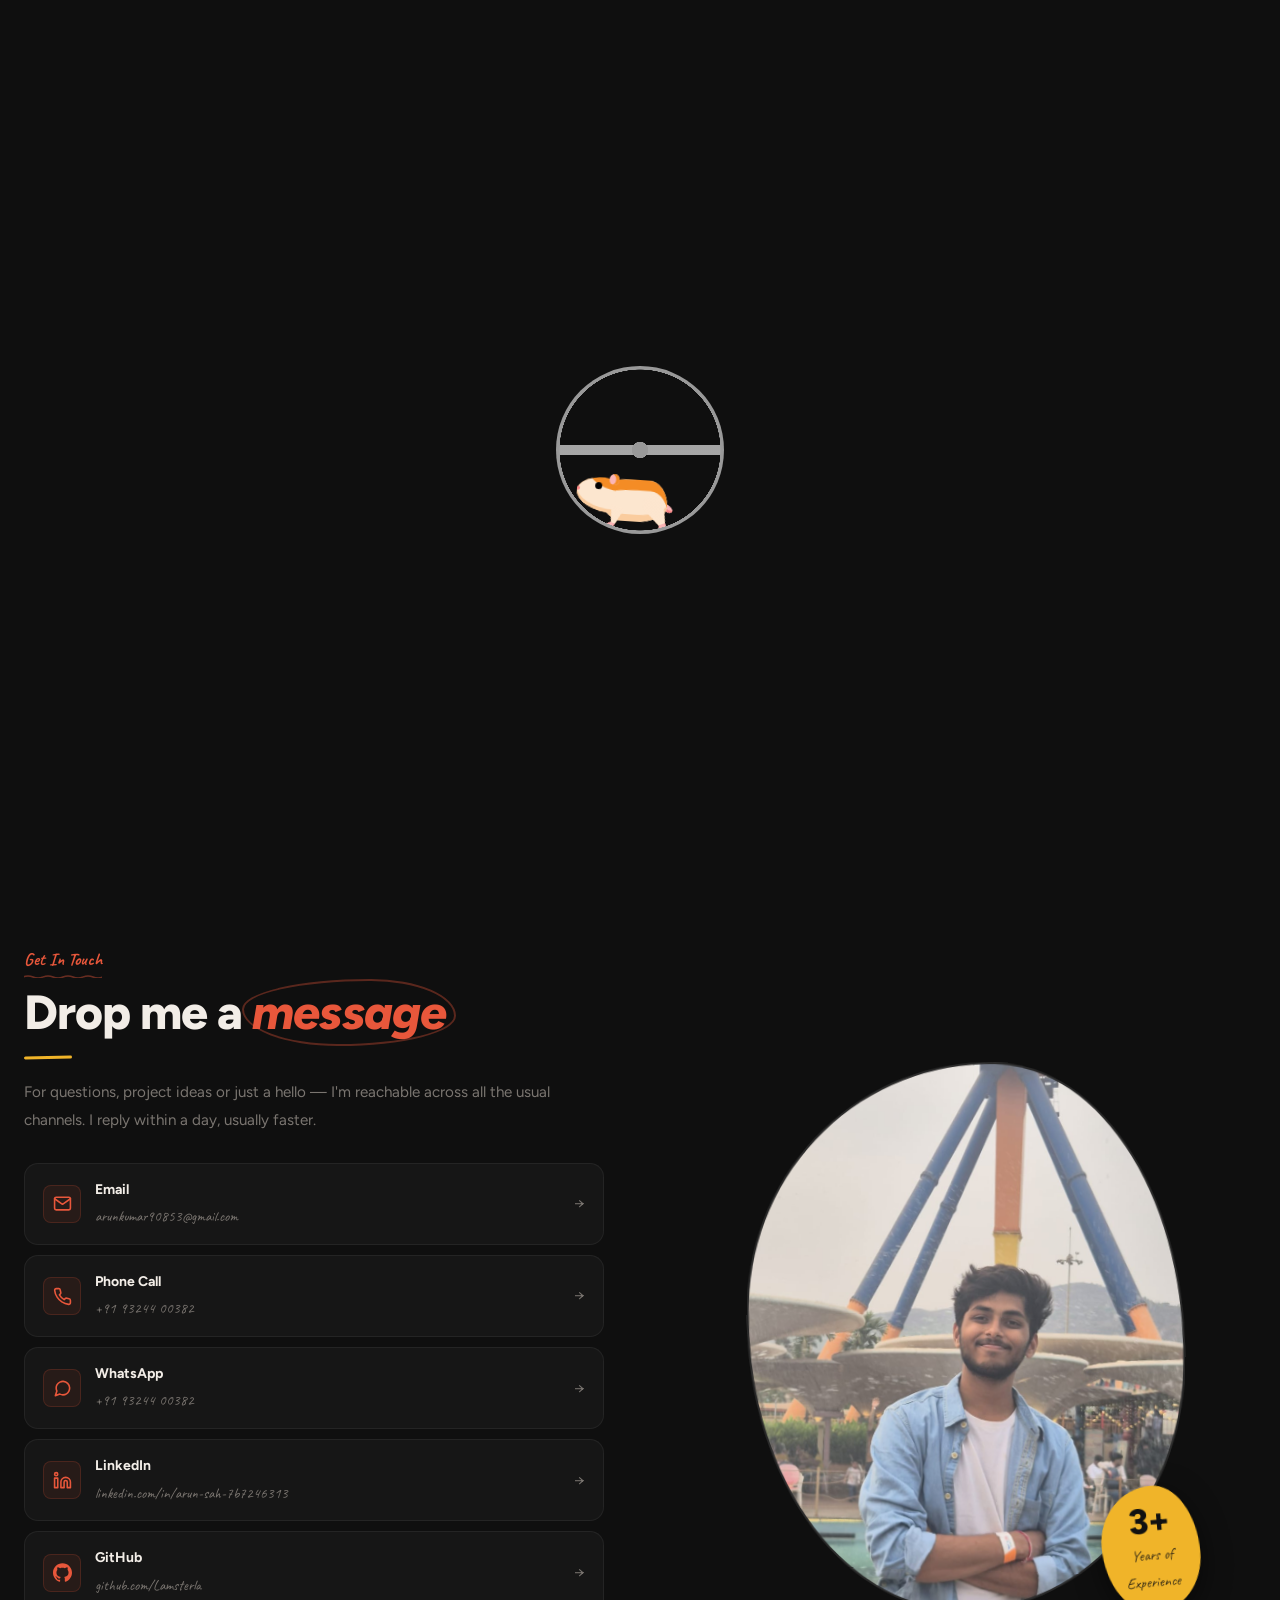
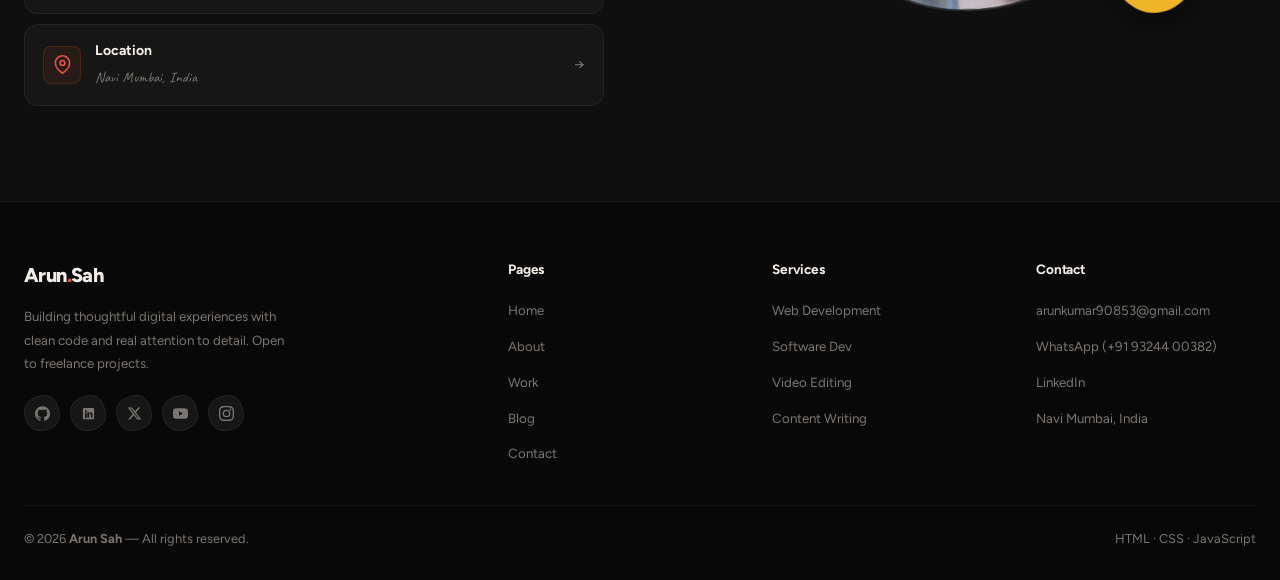
<file: contact.html>
<!DOCTYPE html>
<html lang="en" data-theme="dark">

<head>
  <meta charset="UTF-8" />
  <meta name="viewport" content="width=device-width, initial-scale=1.0" />
  <title>Contact Arun Sah | Hire Web Developer &amp; Software Developer</title>
  <meta name="description" content="Get in touch with Arun Sah for web development, software engineering, automation tools, or technical collaborations." />
  <meta name="author" content="Arun Sah" />
  <meta name="robots" content="index, follow" />
  <meta name="theme-color" content="#0d1117" />
  <link rel="canonical" href="https://arunsah.vercel.app/contact.html" />
  <link rel="icon" type="image/svg+xml" href="favicon.svg" />
  <link rel="apple-touch-icon" href="photo/arun.jpeg" />
  <link rel="manifest" href="site.webmanifest" />

  <!-- Open Graph / Facebook -->
  <meta property="og:type" content="website" />
  <meta property="og:locale" content="en_US" />
  <meta property="og:url" content="https://arunsah.vercel.app/contact.html" />
  <meta property="og:title" content="Contact Arun Sah | Hire Web Developer &amp; Software Developer" />
  <meta property="og:description" content="Get in touch with Arun Sah for web development, software engineering, automation tools, or technical collaborations." />
  <meta property="og:image" content="https://arunsah.vercel.app/photo/arun.jpeg" />
  <meta property="og:image:width" content="1200" />
  <meta property="og:image:height" content="630" />
  <meta property="og:image:alt" content="Contact Arun Sah" />
  <meta property="og:site_name" content="Arun Sah Portfolio" />

  <!-- Twitter -->
  <meta name="twitter:card" content="summary_large_image" />
  <meta name="twitter:url" content="https://arunsah.vercel.app/contact.html" />
  <meta name="twitter:title" content="Contact Arun Sah | Hire Web Developer &amp; Software Developer" />
  <meta name="twitter:description" content="Get in touch with Arun Sah for web development, software engineering, automation tools, or technical collaborations." />
  <meta name="twitter:image" content="https://arunsah.vercel.app/photo/arun.jpeg" />
  <meta name="twitter:creator" content="@Lamsterla" />

  <!-- Structured Data: JSON-LD -->
  <script type="application/ld+json">
  {
    "@context": "https://schema.org",
    "@graph": [
      {
        "@type": "ContactPage",
        "@id": "https://arunsah.vercel.app/contact.html#webpage",
        "url": "https://arunsah.vercel.app/contact.html",
        "name": "Contact Arun Sah | Hire Web Developer & Software Developer",
        "description": "Get in touch with Arun Sah for web development, software engineering, automation tools, or technical collaborations.",
        "isPartOf": {
          "@type": "WebSite",
          "@id": "https://arunsah.vercel.app/#website"
        },
        "mainEntity": {
          "@type": "Person",
          "@id": "https://arunsah.vercel.app/#person",
          "name": "Arun Sah",
          "url": "https://arunsah.vercel.app/",
          "contactPoint": {
            "@type": "ContactPoint",
            "contactType": "freelance inquiry",
            "email": "mailto:arunkumar90853@gmail.com",
            "availableLanguage": ["English", "Hindi"],
            "areaServed": "Worldwide"
          }
        }
      }
    ]
  }
  </script>

  <link rel="stylesheet" href="style.css?v=1.9" />
  <script>
    (function () {
      var t = localStorage.getItem('portfolio-theme') || 'dark';
      document.documentElement.setAttribute('data-theme', t);
    })();
  </script>
</head>

<body>
  <a href="#main-content" class="skip-link">Skip to main content</a>
  <script>
    (function () {
      var isReload = false;
      if (window.performance && window.performance.getEntriesByType) {
        var navs = window.performance.getEntriesByType('navigation');
        if (navs.length > 0 && navs[0].type === 'reload') {
          isReload = true;
        }
      } else if (window.performance && window.performance.navigation) {
        if (window.performance.navigation.type === 1) { // 1 = TYPE_RELOAD
          isReload = true;
        }
      }
      if (isReload) {
        sessionStorage.removeItem('portfolio-loaded');
      }
      if (sessionStorage.getItem('portfolio-loaded')) {
        document.write('<style>#preloader { display: none !important; }</style>');
      }
    })();
  </script>
  <!-- Preloader -->
  <div id="preloader" class="loading">
    <div class="wheel-and-hamster">
      <div class="wheel"></div>
      <div class="hamster">
        <div class="hamster__body">
          <div class="hamster__head">
            <div class="hamster__ear"></div>
            <div class="hamster__eye"></div>
            <div class="hamster__nose"></div>
          </div>
          <div class="hamster__limb hamster__limb--fr"></div>
          <div class="hamster__limb hamster__limb--fl"></div>
          <div class="hamster__limb hamster__limb--br"></div>
          <div class="hamster__limb hamster__limb--bl"></div>
          <div class="hamster__tail"></div>
        </div>
      </div>
      <div class="spoke"></div>
    </div>
  </div>

  <div id="cursor-dot"></div>
  <div id="cursor-ring"></div>

  <nav id="navbar" aria-label="Main Navigation">
    <div class="container">
      <div class="nav-inner">
        <a href="index.html" class="nav-logo">Arun<span class="dot">.</span>Sah</a>

        <ul class="nav-links" id="navLinks">
          <li><a href="index.html" class="nav-link">Home</a></li>
          <li><a href="about.html" class="nav-link">About</a></li>
          <li><a href="work.html" class="nav-link">Work</a></li>
          <li><a href="blogs.html" class="nav-link">Blog</a></li>
          <li><a href="contact.html" class="nav-link active">Contact</a></li>
        </ul>

        <div class="nav-cta">
          <a href="contact.html" class="btn btn-hire btn-sm">Hire Me</a>
          <button id="theme-toggle" aria-label="Toggle theme">
            <span class="icon-sun">&#9728;</span>
            <span class="icon-moon">&#9790;</span>
          </button>
          <button class="hamburger" id="hamburger" aria-label="Open menu">
            <span></span><span></span><span></span>
          </button>
        </div>
      </div>
    </div>
  </nav>

  <main id="main-content">
  <!-- ======================================================
     HIRE ME
     ====================================================== -->
  <section class="section section--alt contact-hero-section" id="hire">
    <div class="container">
      <div class="hire-inner">

        <div class="reveal from-left">
          <span class="label">Freelance</span>
          <h1 class="section-title">Let's build<br>something <span class="em">together</span></h1>
          <span class="rule"></span>
          <p style="color:var(--muted);font-size:0.95rem;line-height:1.84;margin:20px 0 24px;">
            I'm available for freelance work — websites, software tools, video editing or blog content.
            Straightforward to work with, deadline-focused and clear communicator.
          </p>

          <!-- <div class="avail-banner">
            <span class="avail-pulse"></span>
            <p><strong>Currently available</strong> — taking on new projects for July 2025.</p>
          </div> -->

          <div class="services-list">
            <div class="service-row">
              <div class="svc-ico"><svg viewBox="0 0 24 24" width="20" height="20" fill="none" stroke="currentColor"
                  stroke-width="2" stroke-linecap="round" stroke-linejoin="round">
                  <polyline points="16 18 22 12 16 6" />
                  <polyline points="8 6 2 12 8 18" />
                </svg></div>
              <div class="svc-info">
                <h4>Web Development</h4>
                <p>Custom sites, web apps, dashboards</p>
              </div>
            </div>

            <div class="service-row">
              <div class="svc-ico"><svg viewBox="0 0 24 24" width="20" height="20" fill="none" stroke="currentColor"
                  stroke-width="2" stroke-linecap="round" stroke-linejoin="round">
                  <polyline points="4 17 10 11 4 5" />
                  <line x1="12" y1="19" x2="20" y2="19" />
                </svg></div>
              <div class="svc-info">
                <h4>Software Dev</h4>
                <p>Desktop tools, bots, automation</p>
              </div>
            </div>

            <div class="service-row">
              <div class="svc-ico"><svg viewBox="0 0 24 24" width="20" height="20" fill="none" stroke="currentColor"
                  stroke-width="2" stroke-linecap="round" stroke-linejoin="round">
                  <polygon points="23 7 16 12 23 17 23 7" />
                  <rect x="1" y="5" width="15" height="14" rx="2" ry="2" />
                </svg></div>
              <div class="svc-info">
                <h4>Video Editing</h4>
                <p>YouTube, reels, brand promos</p>
              </div>
            </div>

            <div class="service-row">
              <div class="svc-ico"><svg viewBox="0 0 24 24" width="20" height="20" fill="none" stroke="currentColor"
                  stroke-width="2" stroke-linecap="round" stroke-linejoin="round">
                  <path d="M12 20h9" />
                  <path d="M16.5 3.5a2.121 2.121 0 0 1 3 3L7 19l-4 1 1-4L16.5 3.5z" />
                </svg></div>
              <div class="svc-info">
                <h4>Content Writing</h4>
                <p>SEO articles &amp; technical posts</p>
              </div>
            </div>
          </div>
        </div>

        <div class="reveal from-right">
          <div class="hire-form-box">
            <h3>Send a project brief</h3>
            <p class="form-sub">Fill in the details and I'll get back to you within 24 hours.</p>

            <form id="projectBriefForm">
              <div class="form-row">
                <div class="form-group">
                  <label for="hire-name">Full name *</label>
                  <input id="hire-name" type="text" name="full_name" placeholder="Your Good Name" required>
                </div>
                <div class="form-group">
                  <label for="hire-email">Email *</label>
                  <input id="hire-email" type="email" name="email" placeholder="Email ID" required>
                </div>
              </div>
              <div class="form-row">
                <div class="form-group">
                  <label for="hire-phone">Phone number</label>
                  <input id="hire-phone" type="tel" name="phone_no" placeholder="XXXXXX-XXXX">
                </div>
                <div class="form-group">
                  <label for="hire-service">Service needed *</label>
                  <select id="hire-service" name="service_model" required>
                    <option value="">Select a service</option>
                    <option value="web">Web Development</option>
                    <option value="software">Software Development</option>
                    <option value="video">Video Editing</option>
                    <option value="content">Content Writing</option>
                    <option value="other">Other</option>
                  </select>
                </div>
              </div>
              <div class="form-group">
                <label for="hire-budget">Budget *</label>
                <select id="hire-budget" name="budget" required>
                  <option value="">Select range</option>
                  <option value="under5k">Under &#8377;5,000</option>
                  <option value="5k-15k">&#8377;5,000 – &#8377;15,000</option>
                  <option value="15k-50k">&#8377;15,000 – &#8377;50,000</option>
                  <option value="50k+">&#8377;50,000+</option>
                </select>
              </div>
              <div class="form-group">
                <label for="hire-message">Project details *</label>
                <textarea id="hire-message" name="project_details"
                  placeholder="Describe the project, goals, timeline..." required></textarea>
              </div>
              <button type="submit" class="btn btn-hire submit-full">Send brief</button>
            </form>
          </div>
        </div>

      </div>
    </div>
  </section>

  <!-- ======================================================
     CONTACT / GET IN TOUCH
     ====================================================== -->
  <section class="section" id="contact">
    <div class="container">
      <div class="contact-inner">

        <div class="reveal from-left">
          <span class="label">Get In Touch</span>
          <h2 class="section-title">Drop me a <span class="em">message</span></h2>
          <span class="rule"></span>
          <p style="color:var(--muted);font-size:0.95rem;line-height:1.84;margin:20px 0 0;">
            For questions, project ideas or just a hello — I'm reachable across all the usual channels.
            I reply within a day, usually faster.
          </p>
          <div class="contact-links">
            <a href="mailto:arunkumar90853@gmail.com" target="_blank" rel="noopener" class="contact-item">
              <span class="ci-icon"><svg viewBox="0 0 24 24" width="20" height="20" fill="none" stroke="currentColor"
                  stroke-width="2" stroke-linecap="round" stroke-linejoin="round">
                  <path d="M4 4h16c1.1 0 2 .9 2 2v12c0 1.1-.9 2-2 2H4c-1.1 0-2-.9-2-2V6c0-1.1.9-2 2-2z" />
                  <polyline points="22,6 12,13 2,6" />
                </svg></span>
              <div class="ci-txt">
                <strong>Email</strong>
                <span>arunkumar90853@gmail.com</span>
              </div>
              <span class="ci-arrow">&#8594;</span>
            </a>

            <a href="tel:+919324400382" class="contact-item">
              <span class="ci-icon"><svg viewBox="0 0 24 24" width="20" height="20" fill="none" stroke="currentColor"
                  stroke-width="2" stroke-linecap="round" stroke-linejoin="round">
                  <path
                    d="M22 16.92v3a2 2 0 0 1-2.18 2 19.79 19.79 0 0 1-8.63-3.07 19.5 19.5 0 0 1-6-6 19.79 19.79 0 0 1-3.07-8.67A2 2 0 0 1 4.11 2h3a2 2 0 0 1 2 1.72 12.84 12.84 0 0 0 .7 2.81 2 2 0 0 1-.45 2.11L8.09 9.91a16 16 0 0 0 6 6l1.27-1.27a2 2 0 0 1 2.11-.45 12.84 12.84 0 0 0 2.81.7A2 2 0 0 1 22 16.92z" />
                </svg></span>
              <div class="ci-txt">
                <strong>Phone Call</strong>
                <span>+91 93244 00382</span>
              </div>
              <span class="ci-arrow">&#8594;</span>
            </a>

            <a href="https://wa.me/919324400382" target="_blank" rel="noopener" class="contact-item">
              <span class="ci-icon"><svg viewBox="0 0 24 24" width="20" height="20" fill="none" stroke="currentColor"
                  stroke-width="2" stroke-linecap="round" stroke-linejoin="round">
                  <path
                    d="M21 11.5a8.38 8.38 0 0 1-.9 3.8 8.5 8.5 0 0 1-7.6 4.7 8.38 8.38 0 0 1-3.8-.9L3 21l1.9-5.7a8.38 8.38 0 0 1-.9-3.8 8.5 8.5 0 0 1 4.7-7.6 8.38 8.38 0 0 1 3.8-.9h.5a8.48 8.48 0 0 1 8 8v.5z" />
                </svg></span>
              <div class="ci-txt">
                <strong>WhatsApp</strong>
                <span>+91 93244 00382</span>
              </div>
              <span class="ci-arrow">&#8594;</span>
            </a>

            <a href="https://www.linkedin.com/in/arun-sah-7b7246313" target="_blank" rel="noopener"
              class="contact-item">
              <span class="ci-icon"><svg viewBox="0 0 24 24" width="20" height="20" fill="none" stroke="currentColor"
                  stroke-width="2" stroke-linecap="round" stroke-linejoin="round">
                  <path d="M16 8a6 6 0 0 1 6 6v7h-4v-7a2 2 0 0 0-2-2 2 2 0 0 0-2 2v7h-4v-7a6 6 0 0 1 6-6z" />
                  <rect x="2" y="9" width="4" height="12" />
                  <circle cx="4" cy="4" r="2" />
                </svg></span>
              <div class="ci-txt">
                <strong>LinkedIn</strong>
                <span>linkedin.com/in/arun-sah-7b7246313</span>
              </div>
              <span class="ci-arrow">&#8594;</span>
            </a>

            <a href="https://github.com/Lamsterla" target="_blank" rel="noopener" class="contact-item">
              <span class="ci-icon"><svg viewBox="0 0 24 24" width="20" height="20" fill="currentColor">
                  <path
                    d="M12 .297c-6.63 0-12 5.373-12 12 0 5.303 3.438 9.8 8.205 11.385.6.113.82-.258.82-.577 0-.285-.01-1.04-.015-2.04-3.338.724-4.042-1.61-4.042-1.61C4.422 18.07 3.633 17.7 3.633 17.7c-1.087-.744.084-.729.084-.729 1.205.084 1.838 1.236 1.838 1.236 1.07 1.835 2.809 1.305 3.495.998.108-.776.417-1.305.76-1.605-2.665-.3-5.466-1.332-5.466-5.93 0-1.31.465-2.38 1.235-3.22-.135-.303-.54-1.523.105-3.176 0 0 1.005-.322 3.3 1.23.96-.267 1.98-.399 3-.405 1.02.006 2.04.138 3 .405 2.28-1.552 3.285-1.23 3.285-1.23.645 1.653.24 2.873.12 3.176.765.84 1.23 1.91 1.23 3.22 0 4.61-2.805 5.625-5.475 5.92.42.36.81 1.096.81 2.22 0 1.606-.015 2.896-.015 3.286 0 .315.21.69.825.57C20.565 22.092 24 17.592 24 12.297c0-6.627-5.373-12-12-12" />
                </svg></span>
              <div class="ci-txt">
                <strong>GitHub</strong>
                <span>github.com/Lamsterla</span>
              </div>
              <span class="ci-arrow">&#8594;</span>
            </a>

            <a href="#" target="_blank" rel="noopener" class="contact-item">
              <span class="ci-icon"><svg viewBox="0 0 24 24" width="20" height="20" fill="none" stroke="currentColor"
                  stroke-width="2" stroke-linecap="round" stroke-linejoin="round">
                  <path d="M21 10c0 7-9 13-9 13s-9-6-9-13a9 9 0 0 1 18 0z" />
                  <circle cx="12" cy="10" r="3" />
                </svg></span>
              <div class="ci-txt">
                <strong>Location</strong>
                <span>Navi Mumbai, India</span>
              </div>
              <span class="ci-arrow">&#8594;</span>
            </a>
          </div>
        </div>

        <div class="about-photo-col contact-photo-col reveal from-right">
          <div class="about-photo-frame">
            <img src="photo/arun.jpeg" alt="Arun Sah - Web Developer &amp; Software Developer" width="400" height="480" loading="lazy" decoding="async">
          </div>
          <div class="about-exp-box">
            <div class="exp-num">3+</div>
            <div class="exp-lbl">Years of<br>Experience</div>
          </div>
        </div>

      </div>
    </div>
  </section>
  </main>

  <footer>
    <div class="container">
      <div class="footer-grid">
        <div class="footer-brand">
          <div class="nav-logo">Arun<span class="dot">.</span>Sah</div>
          <p>Building thoughtful digital experiences with clean code and real attention to detail. Open to freelance
            projects.</p>
          <div class="footer-socials">
            <a class="social-link" href="https://github.com/Lamsterla" target="_blank" rel="noopener noreferrer"
              title="GitHub" aria-label="GitHub Profile">
              <svg viewBox="0 0 24 24" width="16" height="16" fill="currentColor">
                <path
                  d="M12 .297c-6.63 0-12 5.373-12 12 0 5.303 3.438 9.8 8.205 11.385.6.113.82-.258.82-.577 0-.285-.01-1.04-.015-2.04-3.338.724-4.042-1.61-4.042-1.61C4.422 18.07 3.633 17.7 3.633 17.7c-1.087-.744.084-.729.084-.729 1.205.084 1.838 1.236 1.838 1.236 1.07 1.835 2.809 1.305 3.495.998.108-.776.417-1.305.76-1.605-2.665-.3-5.466-1.332-5.466-5.93 0-1.31.465-2.38 1.235-3.22-.135-.303-.54-1.523.105-3.176 0 0 1.005-.322 3.3 1.23.96-.267 1.98-.399 3-.405 1.02.006 2.04.138 3 .405 2.28-1.552 3.285-1.23 3.285-1.23.645 1.653.24 2.873.12 3.176.765.84 1.23 1.91 1.23 3.22 0 4.61-2.805 5.625-5.475 5.92.42.36.81 1.096.81 2.22 0 1.606-.015 2.896-.015 3.286 0 .315.21.69.825.57C20.565 22.092 24 17.592 24 12.297c0-6.627-5.373-12-12-12" />
              </svg>
            </a>
            <a class="social-link" href="https://www.linkedin.com/in/arun-sah-7b7246313" target="_blank"
              rel="noopener noreferrer" title="LinkedIn" aria-label="LinkedIn Profile">
              <svg viewBox="0 0 24 24" width="16" height="16" fill="currentColor">
                <path
                  d="M19 3a2 2 0 0 1 2 2v14a2 2 0 0 1-2 2H5a2 2 0 0 1-2-2V5a2 2 0 0 1 2-2h14m-.5 15.5v-5.3a3.26 3.26 0 0 0-3.26-3.26c-.85 0-1.84.52-2.28 1.3v-1.11h-2.79v8.37h2.79v-4.93c0-.77.62-1.4 1.39-1.4a1.4 1.4 0 0 1 1.4 1.4v4.93h2.75M6.46 10.9v8.37H9.2V10.9H6.46M7.83 6.64a1.65 1.65 0 1 0 0 3.3 1.65 1.65 0 0 0 0-3.3z" />
              </svg>
            </a>
            <a class="social-link" href="#" target="_blank" rel="noopener noreferrer" title="Twitter" aria-label="Twitter Profile">
              <svg viewBox="0 0 24 24" width="16" height="16" fill="currentColor">
                <path
                  d="M18.244 2.25h3.308l-7.227 8.26 8.502 11.24H16.17l-5.214-6.817L4.99 21.75H1.68l7.73-8.835L1.254 2.25H8.08l4.713 6.231zm-1.161 17.52h1.833L7.084 4.126H5.117z" />
              </svg>
            </a>
            <a class="social-link" href="#" target="_blank" rel="noopener noreferrer" title="YouTube" aria-label="YouTube Channel">
              <svg viewBox="0 0 24 24" width="16" height="16" fill="currentColor">
                <path
                  d="M23.498 6.186a3.016 3.016 0 0 0-2.122-2.136C19.505 3.545 12 3.545 12 3.545s-7.505 0-9.377.505A3.017 3.017 0 0 0 .502 6.186C0 8.07 0 12 0 12s0 3.93.502 5.814a3.016 3.016 0 0 0 2.122 2.136c1.871.505 9.376.505 9.376.505s7.505 0 9.377-.505a3.015 3.015 0 0 0 2.122-2.136C24 15.93 24 12 24 12s0-3.93-.502-5.814zM9.545 15.568V8.432L15.818 12l-6.273 3.568z" />
              </svg>
            </a>
            <a class="social-link" href="https://www.instagram.com/sah_arun_kumar" target="_blank"
              rel="noopener noreferrer" title="Instagram" aria-label="Instagram Profile">
              <svg viewBox="0 0 24 24" width="16" height="16" fill="currentColor">
                <path
                  d="M12 2.163c3.204 0 3.584.012 4.85.07 3.252.148 4.771 1.691 4.919 4.919.058 1.265.069 1.645.069 4.849 0 3.205-.012 3.584-.069 4.849-.149 3.225-1.664 4.771-4.919 4.919-1.266.058-1.644.07-4.85.07-3.204 0-3.584-.012-4.849-.07-3.26-.149-4.771-1.699-4.919-4.92-.058-1.265-.07-1.644-.07-4.849 0-3.204 0.013-3.583.07-4.849.149-3.227 1.664-4.771 4.919-4.919 1.266-.057 1.645-.069 4.849-.069zM12 0C8.741 0 8.333.014 7.053.072 2.695.272.273 2.69.073 7.051.014 8.333 0 8.741 0 12c0 3.259.014 3.668.072 4.948.2 4.358 2.618 6.78 6.98 6.98 1.281.058 1.689.072 4.948.072 3.259 0 3.668-.014 4.948-.072 4.354-.2 6.782-2.618 6.979-6.98.059-1.28.073-1.689.073-4.948 0-3.259-.014-3.667-.072-4.947-.196-4.354-2.617-6.78-6.979-6.98C15.668.014 15.259 0 12 0zm0 5.838a6.162 6.162 0 100 12.324 6.162 6.162 0 000-12.324zM12 16a4 4 0 110-8 4 4 0 010 8zm6.406-11.845a1.44 1.44 0 100 2.881 1.44 1.44 0 000-2.881z" />
              </svg>
            </a>
          </div>
        </div>

        <div class="footer-col">
          <h5>Pages</h5>
          <ul>
            <li><a href="index.html">Home</a></li>
            <li><a href="about.html">About</a></li>
            <li><a href="work.html">Work</a></li>
            <li><a href="blogs.html">Blog</a></li>
            <li><a href="contact.html">Contact</a></li>
          </ul>
        </div>

        <div class="footer-col">
          <h5>Services</h5>
          <ul>
            <li><a href="contact.html">Web Development</a></li>
            <li><a href="contact.html">Software Dev</a></li>
            <li><a href="contact.html">Video Editing</a></li>
            <li><a href="contact.html">Content Writing</a></li>
          </ul>
        </div>

        <div class="footer-col">
          <h5>Contact</h5>
          <ul>
            <li><a href="mailto:arunkumar90853@gmail.com">arunkumar90853@gmail.com</a></li>
            <li><a href="https://wa.me/919324400382" target="_blank" rel="noopener noreferrer">WhatsApp (+91 93244
                00382)</a></li>
            <li><a href="https://www.linkedin.com/in/arun-sah-7b7246313" target="_blank"
                rel="noopener noreferrer">LinkedIn</a></li>
            <li><a href="#">Navi Mumbai, India</a></li>
          </ul>
        </div>
      </div>

      <div class="footer-bottom">
        <p>&copy; 2026 <strong>Arun Sah</strong> — All rights reserved.</p>
        <p>HTML &middot; CSS &middot; JavaScript</p>
      </div>
    </div>
  </footer>

  <button id="scroll-top" aria-label="Back to top">&#8593;</button>
  <script src="google-sheet-form.js?v=1.0"></script>
  <script src="script.js?v=1.4"></script>
</body>

</html>
</file>
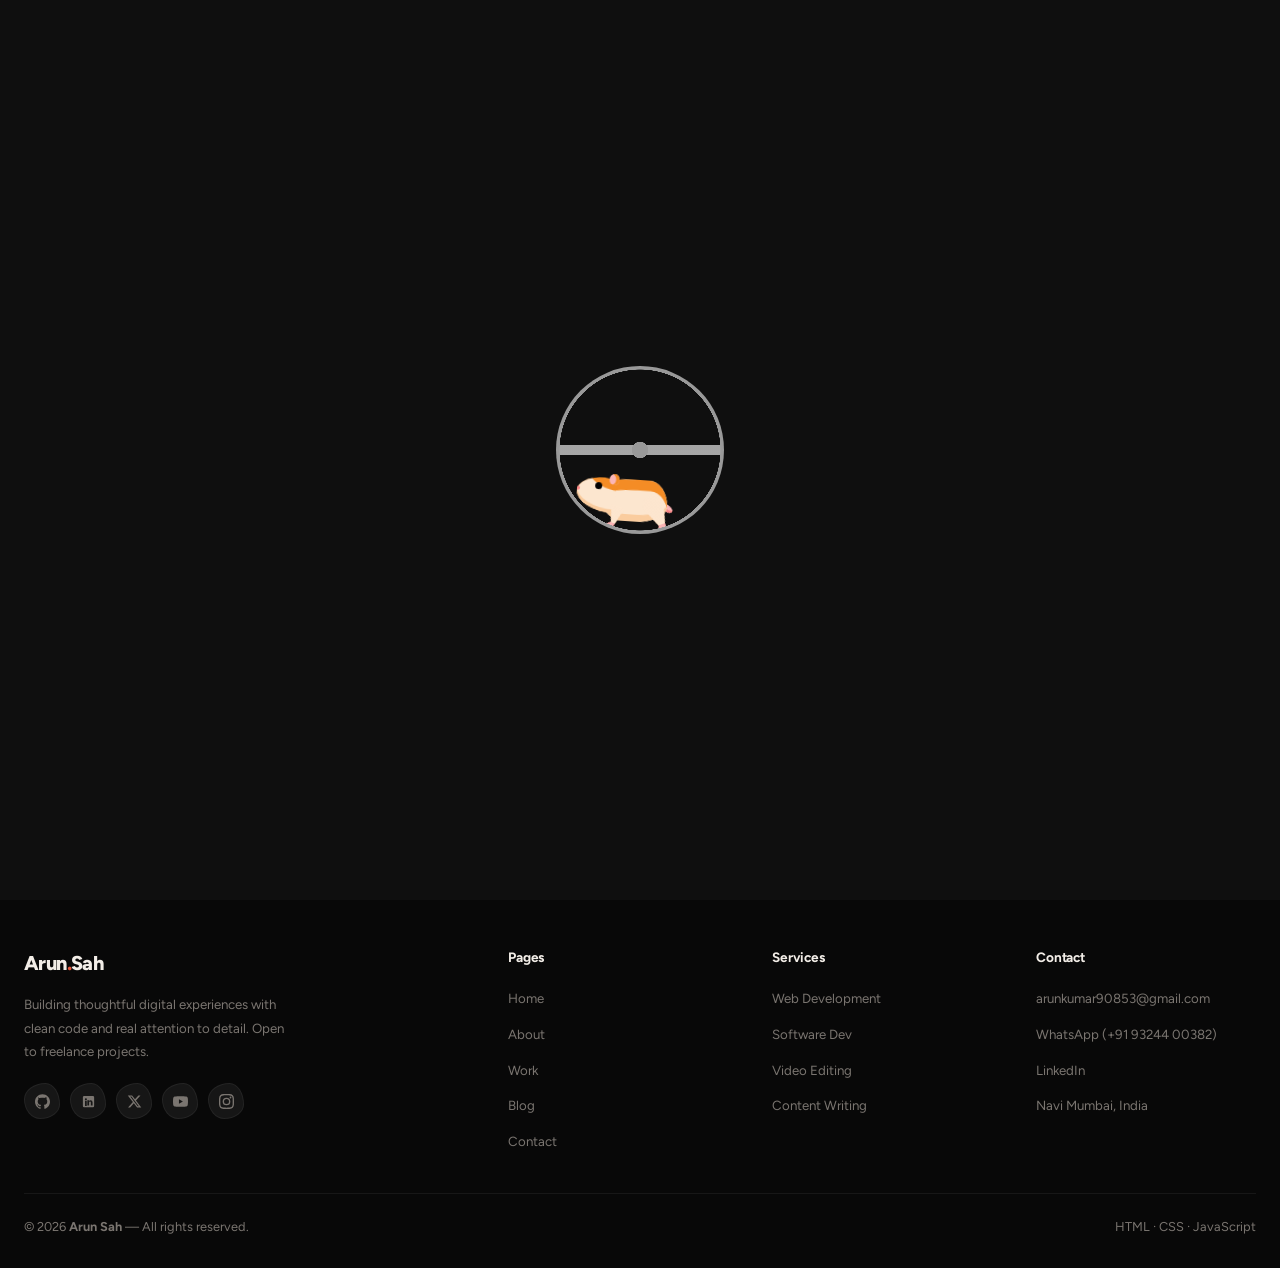
<file: work.html>
<!DOCTYPE html>
<html lang="en" data-theme="dark">
<head>
  <meta charset="UTF-8" />
  <meta name="viewport" content="width=device-width, initial-scale=1.0" />
  <title>Projects &amp; Work | Arun Sah — Web &amp; Software Developer</title>
  <meta name="description" content="Explore web development, software applications, AI tools, and video editing projects engineered by Arun Sah in Navi Mumbai, India." />
  <meta name="author" content="Arun Sah" />
  <meta name="robots" content="index, follow" />
  <meta name="theme-color" content="#0e131f" />
  <link rel="canonical" href="https://arunsah.vercel.app/work.html" />
  <link rel="icon" type="image/svg+xml" href="favicon.svg" />
  <link rel="apple-touch-icon" href="photo/arun.jpeg" />
  <link rel="manifest" href="site.webmanifest" />

  <!-- Open Graph / Facebook -->
  <meta property="og:type" content="website" />
  <meta property="og:locale" content="en_US" />
  <meta property="og:url" content="https://arunsah.vercel.app/work.html" />
  <meta property="og:title" content="Projects &amp; Work | Arun Sah — Web &amp; Software Developer" />
  <meta property="og:description" content="Explore web development, software applications, AI tools, and video editing projects engineered by Arun Sah in Navi Mumbai, India." />
  <meta property="og:image" content="https://arunsah.vercel.app/photo/arun.jpeg" />
  <meta property="og:image:width" content="1200" />
  <meta property="og:image:height" content="630" />
  <meta property="og:image:alt" content="Projects &amp; Work by Arun Sah" />
  <meta property="og:site_name" content="Arun Sah Portfolio" />

  <!-- Twitter / X -->
  <meta name="twitter:card" content="summary_large_image" />
  <meta name="twitter:url" content="https://arunsah.vercel.app/work.html" />
  <meta name="twitter:title" content="Projects &amp; Work | Arun Sah — Web &amp; Software Developer" />
  <meta name="twitter:description" content="Explore web development, software applications, AI tools, and video editing projects engineered by Arun Sah in Navi Mumbai, India." />
  <meta name="twitter:image" content="https://arunsah.vercel.app/photo/arun.jpeg" />
  <meta name="twitter:creator" content="@Lamsterla" />

  <!-- Structured Data: JSON-LD -->
  <script type="application/ld+json">
  {
    "@context": "https://schema.org",
    "@graph": [
      {
        "@type": "CollectionPage",
        "@id": "https://arunsah.vercel.app/work.html#webpage",
        "url": "https://arunsah.vercel.app/work.html",
        "name": "Projects & Work | Arun Sah — Web & Software Developer",
        "description": "Explore web development, software applications, AI tools, and video editing projects engineered by Arun Sah in Navi Mumbai, India.",
        "isPartOf": {
          "@type": "WebSite",
          "@id": "https://arunsah.vercel.app/#website"
        },
        "mainEntity": {
          "@type": "ItemList",
          "itemListElement": [
            {
              "@type": "ListItem",
              "position": 1,
              "item": {
                "@type": "WebApplication",
                "name": "AllIn1 Document Converter",
                "description": "Convertible web application for all document formats — convert, compress, merge, and edit files seamlessly.",
                "applicationCategory": "UtilitiesApplication",
                "operatingSystem": "All modern browsers",
                "url": "https://arunsah.vercel.app/work.html",
                "image": "https://arunsah.vercel.app/photo/allin1.png"
              }
            },
            {
              "@type": "ListItem",
              "position": 2,
              "item": {
                "@type": "WebApplication",
                "name": "3D Ferrari Showcase",
                "description": "Interactive 3D car website for Ferrari featuring 360° vehicle customization, dynamic lighting, and engine sound visualizer.",
                "applicationCategory": "MultimediaApplication",
                "operatingSystem": "All modern browsers",
                "url": "https://arunsah.vercel.app/work.html",
                "image": "https://arunsah.vercel.app/photo/ferrari_3d.png"
              }
            },
            {
              "@type": "ListItem",
              "position": 3,
              "item": {
                "@type": "SoftwareApplication",
                "name": "Personal AI Laptop Assistant",
                "description": "Intelligent desktop voice & task assistant to automate laptop operations, control apps, and process AI queries.",
                "applicationCategory": "UtilityApplication",
                "operatingSystem": "Windows, Linux",
                "url": "https://arunsah.vercel.app/work.html",
                "image": "https://arunsah.vercel.app/photo/personal_ai.png"
              }
            },
            {
              "@type": "ListItem",
              "position": 4,
              "item": {
                "@type": "WebApplication",
                "name": "OrderPay Restaurant System",
                "description": "Restaurant Management System through which customers can order food via QR code and owners manage orders and tables.",
                "applicationCategory": "BusinessApplication",
                "operatingSystem": "All modern browsers",
                "url": "https://arunsah.vercel.app/work.html",
                "image": "https://arunsah.vercel.app/photo/orderpay.png"
              }
            },
            {
              "@type": "ListItem",
              "position": 5,
              "item": {
                "@type": "SoftwareApplication",
                "name": "Root (Doctor's Appointment App)",
                "description": "Healthcare scheduling platform for booking doctor appointments, tracking medical histories, and digital prescriptions.",
                "applicationCategory": "MedicalApplication",
                "operatingSystem": "All modern browsers",
                "url": "https://arunsah.vercel.app/work.html",
                "image": "https://arunsah.vercel.app/photo/root_doctor.png"
              }
            }
          ]
        }
      }
    ]
  }
  </script>

  <link rel="stylesheet" href="style.css?v=1.9" />
  <script>
    (function(){
      var t = localStorage.getItem('portfolio-theme') || 'dark';
      document.documentElement.setAttribute('data-theme', t);
    })();
  </script>
</head>
<body>
<a href="#main-content" class="skip-link">Skip to main content</a>
<script>
  (function() {
    var isReload = false;
    if (window.performance && window.performance.getEntriesByType) {
      var navs = window.performance.getEntriesByType('navigation');
      if (navs.length > 0 && navs[0].type === 'reload') {
        isReload = true;
      }
    } else if (window.performance && window.performance.navigation) {
      if (window.performance.navigation.type === 1) { // 1 = TYPE_RELOAD
        isReload = true;
      }
    }
    if (isReload) {
      sessionStorage.removeItem('portfolio-loaded');
    }
    if (sessionStorage.getItem('portfolio-loaded')) {
      document.write('<style>#preloader { display: none !important; }</style>');
    }
  })();
</script>
<!-- Preloader -->
<div id="preloader" class="loading">
  <div class="wheel-and-hamster">
    <div class="wheel"></div>
    <div class="hamster">
      <div class="hamster__body">
        <div class="hamster__head">
          <div class="hamster__ear"></div>
          <div class="hamster__eye"></div>
          <div class="hamster__nose"></div>
        </div>
        <div class="hamster__limb hamster__limb--fr"></div>
        <div class="hamster__limb hamster__limb--fl"></div>
        <div class="hamster__limb hamster__limb--br"></div>
        <div class="hamster__limb hamster__limb--bl"></div>
        <div class="hamster__tail"></div>
      </div>
    </div>
    <div class="spoke"></div>
  </div>
</div>

<div id="cursor-dot"></div>
<div id="cursor-ring"></div>

<nav id="navbar" aria-label="Main Navigation">
  <div class="container">
    <div class="nav-inner">
      <a href="index.html" class="nav-logo">Arun<span class="dot">.</span>Sah</a>

      <ul class="nav-links" id="navLinks">
        <li><a href="index.html"   class="nav-link">Home</a></li>
        <li><a href="about.html"   class="nav-link">About</a></li>
        <li><a href="work.html"    class="nav-link active">Work</a></li>
        <li><a href="blogs.html"   class="nav-link">Blog</a></li>
        <li><a href="contact.html" class="nav-link">Contact</a></li>
      </ul>

      <div class="nav-cta">
        <a href="contact.html" class="btn btn-hire btn-sm">Hire Me</a>
        <button id="theme-toggle" aria-label="Toggle theme">
          <span class="icon-sun">&#9728;</span>
          <span class="icon-moon">&#9790;</span>
        </button>
        <button class="hamburger" id="hamburger" aria-label="Open menu">
          <span></span><span></span><span></span>
        </button>
      </div>
    </div>
  </div>
</nav>

<main id="main-content" style="padding-top:88px;">

<!-- ======================================================
     PAGE HEADER
     ====================================================== -->
<div class="section section--alt" style="padding-bottom:0;">
  <div class="container">
    <span class="label">Portfolio</span>
    <h1 class="section-title">Projects &amp; <span class="em">creative work</span></h1>
    <span class="rule"></span>
    <p class="section-sub" style="margin-top:14px;padding-bottom:40px;">
      From full-stack websites to video edits — everything built and shipped.
    </p>

    <!-- Tab bar -->
    <div class="ptab-bar" role="tablist" style="margin-bottom:0;">
      <button class="ptab active" data-panel="web"      role="tab" aria-selected="true">&#128187; Web Projects</button>
      <button class="ptab"        data-panel="software" role="tab">&#9881; Software</button>
      <button class="ptab"        data-panel="video"    role="tab">&#9654; Video Work</button>
    </div>
  </div>
</div>

<!-- ======================================================
     WEB PANEL
     ====================================================== -->
<div class="portfolio-panel active" id="panel-web" role="tabpanel">
  <div class="container">
    <div class="portfolio-grid">
      <!-- Web Project 0 -->
      <div class="project-card reveal" data-type="web" data-index="0" style="cursor: pointer;">
        <div class="proj-thumb">
          <img src="photo/allin1.png" alt="AllIn1 Document Converter web application interface" class="proj-thumb-img" loading="lazy" decoding="async" width="600" height="340">
          <div class="proj-thumb-overlay">
            <button class="btn btn-primary btn-sm view-details-btn" aria-label="View AllIn1 project details">Details</button>
            <a href="https://github.com/Lamsterla" target="_blank" class="btn btn-ghost btn-sm" onclick="event.stopPropagation();" aria-label="Visit AllIn1 live demo">Live</a>
          </div>
        </div>
        <div class="proj-body">
          <div class="proj-cat">Document Converter</div>
          <h3>AllIn1</h3>
          <p>Convertible web application for all document formats — convert, compress, merge, and edit files seamlessly.</p>
          <div class="proj-tech">
            <span class="tech-tag">JavaScript</span><span class="tech-tag">PHP</span><span class="tech-tag">HTML5</span><span class="tech-tag">CSS3</span>
          </div>
          <div class="proj-links">
            <button class="proj-link view-details-link" aria-label="View AllIn1 details" style="background:none;border:none;padding:0;cursor:pointer;font-family:inherit;">
              <svg viewBox="0 0 24 24"><path d="M1 12s4-8 11-8 11 8 11 8-4 8-11 8-11-8-11-8z"/><circle cx="12" cy="12" r="3"/></svg>
              View details
            </button>
            <a href="https://github.com/Lamsterla" class="proj-link" target="_blank" onclick="event.stopPropagation();" aria-label="View AllIn1 on GitHub">
              <svg viewBox="0 0 24 24"><path d="M9 19c-5 1.5-5-2.5-7-3m14 6v-3.87a3.37 3.37 0 0 0-.94-2.61c3.14-.35 6.44-1.54 6.44-7A5.44 5.44 0 0 0 20 4.77 5.07 5.07 0 0 0 19.91 1S18.73.65 16 2.48a13.38 13.38 0 0 0-7 0C6.27.65 5.09 1 5.09 1A5.07 5.07 0 0 0 5 4.77a5.44 5.44 0 0 0-1.5 3.78c0 5.42 3.3 6.61 6.44 7A3.37 3.37 0 0 0 9 18.13V22"/></svg>
              GitHub
            </a>
          </div>
        </div>
      </div>

      <!-- Web Project 1 -->
      <div class="project-card reveal" data-type="web" data-index="1" style="cursor: pointer;">
        <div class="proj-thumb">
          <img src="photo/ferrari_3d.png" alt="3D Ferrari vehicle interactive showcase" class="proj-thumb-img" loading="lazy" decoding="async" width="600" height="340">
          <div class="proj-thumb-overlay">
            <button class="btn btn-primary btn-sm view-details-btn" aria-label="View 3D Ferrari Showcase project details">Details</button>
            <a href="https://github.com/Lamsterla" target="_blank" class="btn btn-ghost btn-sm" onclick="event.stopPropagation();" aria-label="Visit 3D Ferrari Showcase live demo">Live</a>
          </div>
        </div>
        <div class="proj-body">
          <div class="proj-cat">3D Web &amp; Interactive</div>
          <h3>3D Ferrari Showcase</h3>
          <p>Interactive 3D car website for Ferrari featuring 360° vehicle customization, dynamic lighting, and engine sound visualizer.</p>
          <div class="proj-tech">
            <span class="tech-tag">Three.js</span><span class="tech-tag">WebGL</span><span class="tech-tag">JavaScript</span><span class="tech-tag">CSS3</span>
          </div>
          <div class="proj-links">
            <button class="proj-link view-details-link" aria-label="View 3D Ferrari Showcase details" style="background:none;border:none;padding:0;cursor:pointer;font-family:inherit;">
              <svg viewBox="0 0 24 24"><path d="M1 12s4-8 11-8 11 8 11 8-4 8-11 8-11-8-11-8z"/><circle cx="12" cy="12" r="3"/></svg>
              View details
            </button>
            <a href="https://github.com/Lamsterla" class="proj-link" target="_blank" onclick="event.stopPropagation();" aria-label="View 3D Ferrari Showcase on GitHub">
              <svg viewBox="0 0 24 24"><path d="M9 19c-5 1.5-5-2.5-7-3m14 6v-3.87a3.37 3.37 0 0 0-.94-2.61c3.14-.35 6.44-1.54 6.44-7A5.44 5.44 0 0 0 20 4.77 5.07 5.07 0 0 0 19.91 1S18.73.65 16 2.48a13.38 13.38 0 0 0-7 0C6.27.65 5.09 1 5.09 1A5.07 5.07 0 0 0 5 4.77a5.44 5.44 0 0 0-1.5 3.78c0 5.42 3.3 6.61 6.44 7A3.37 3.37 0 0 0 9 18.13V22"/></svg>
              GitHub
            </a>
          </div>
        </div>
      </div>
    </div>
  </div>
</div>

<!-- ======================================================
     SOFTWARE PANEL
     ====================================================== -->
<div class="portfolio-panel" id="panel-software" role="tabpanel">
  <div class="container">
    <div class="portfolio-grid">
      <!-- Software Project 0 -->
      <div class="project-card reveal" data-type="software" data-index="0" style="cursor: pointer;">
        <div class="proj-thumb">
          <img src="photo/personal_ai.png" alt="Personal AI Laptop Assistant desktop automation tool interface" class="proj-thumb-img" loading="lazy" decoding="async" width="600" height="340">
          <div class="proj-thumb-overlay">
            <button class="btn btn-primary btn-sm view-details-btn" aria-label="View Personal AI Assistant project details">Details</button>
            <a href="https://github.com/Lamsterla" target="_blank" class="btn btn-ghost btn-sm" onclick="event.stopPropagation();" aria-label="View Personal AI Assistant source code">Code</a>
          </div>
        </div>
        <div class="proj-body">
          <div class="proj-cat">Automation</div>
          <h3>Personal AI Laptop Assistant</h3>
          <p>Intelligent desktop voice &amp; task assistant to automate laptop operations, control apps, and process AI queries.</p>
          <div class="proj-tech">
            <span class="tech-tag">Python</span><span class="tech-tag">SpeechRecognition</span><span class="tech-tag">OpenAI API</span><span class="tech-tag">OS Automation</span>
          </div>
          <div class="proj-links">
            <button class="proj-link view-details-link" aria-label="View Personal AI Laptop Assistant details" style="background:none;border:none;padding:0;cursor:pointer;font-family:inherit;">
              <svg viewBox="0 0 24 24"><path d="M1 12s4-8 11-8 11 8 11 8-4 8-11 8-11-8-11-8z"/><circle cx="12" cy="12" r="3"/></svg>
              View details
            </button>
            <a href="https://github.com/Lamsterla" class="proj-link" target="_blank" onclick="event.stopPropagation();" aria-label="View Personal AI Assistant on GitHub">
              <svg viewBox="0 0 24 24"><path d="M9 19c-5 1.5-5-2.5-7-3m14 6v-3.87a3.37 3.37 0 0 0-.94-2.61c3.14-.35 6.44-1.54 6.44-7A5.44 5.44 0 0 0 20 4.77 5.07 5.07 0 0 0 19.91 1S18.73.65 16 2.48a13.38 13.38 0 0 0-7 0C6.27.65 5.09 1 5.09 1A5.07 5.07 0 0 0 5 4.77a5.44 5.44 0 0 0-1.5 3.78c0 5.42 3.3 6.61 6.44 7A3.37 3.37 0 0 0 9 18.13V22"/></svg>
              GitHub
            </a>
          </div>
        </div>
      </div>

      <!-- Software Project 1 -->
      <div class="project-card reveal" data-type="software" data-index="1" style="cursor: pointer;">
        <div class="proj-thumb">
          <img src="photo/root_doctor.png" alt="Root Doctor Appointment and Healthcare booking application" class="proj-thumb-img" loading="lazy" decoding="async" width="600" height="340">
          <div class="proj-thumb-overlay">
            <button class="btn btn-primary btn-sm view-details-btn" aria-label="View Root Doctor Appointment App details">Details</button>
            <a href="https://github.com/Lamsterla" target="_blank" class="btn btn-ghost btn-sm" onclick="event.stopPropagation();" aria-label="View Root Doctor Appointment App source code">Code</a>
          </div>
        </div>
        <div class="proj-body">
          <div class="proj-cat">Healthcare</div>
          <h3>Root (Doctor's Appointment App)</h3>
          <p>Healthcare scheduling platform for booking doctor appointments, tracking medical histories, and digital prescriptions.</p>
          <div class="proj-tech">
            <span class="tech-tag">PHP</span><span class="tech-tag">MySQL</span><span class="tech-tag">JavaScript</span><span class="tech-tag">REST API</span>
          </div>
          <div class="proj-links">
            <button class="proj-link view-details-link" aria-label="View Root details" style="background:none;border:none;padding:0;cursor:pointer;font-family:inherit;">
              <svg viewBox="0 0 24 24"><path d="M1 12s4-8 11-8 11 8 11 8-4 8-11 8-11-8-11-8z"/><circle cx="12" cy="12" r="3"/></svg>
              View details
            </button>
            <a href="https://github.com/Lamsterla" class="proj-link" target="_blank" onclick="event.stopPropagation();" aria-label="View Root on GitHub">
              <svg viewBox="0 0 24 24"><path d="M9 19c-5 1.5-5-2.5-7-3m14 6v-3.87a3.37 3.37 0 0 0-.94-2.61c3.14-.35 6.44-1.54 6.44-7A5.44 5.44 0 0 0 20 4.77 5.07 5.07 0 0 0 19.91 1S18.73.65 16 2.48a13.38 13.38 0 0 0-7 0C6.27.65 5.09 1 5.09 1A5.07 5.07 0 0 0 5 4.77a5.44 5.44 0 0 0-1.5 3.78c0 5.42 3.3 6.61 6.44 7A3.37 3.37 0 0 0 9 18.13V22"/></svg>
              GitHub
            </a>
          </div>
        </div>
      </div>

      <!-- Software Project 2 -->
      <div class="project-card reveal" data-type="software" data-index="2" style="cursor: pointer;">
        <div class="proj-thumb">
          <img src="photo/image_viewer.png" alt="Lightweight desktop Image Viewer application interface" class="proj-thumb-img" loading="lazy" decoding="async" width="600" height="340">
          <div class="proj-thumb-overlay">
            <button class="btn btn-primary btn-sm view-details-btn" aria-label="View Image Viewer App details">Details</button>
            <a href="https://github.com/Lamsterla" target="_blank" class="btn btn-ghost btn-sm" onclick="event.stopPropagation();" aria-label="View Image Viewer source code">Code</a>
          </div>
        </div>
        <div class="proj-body">
          <div class="proj-cat">Desktop Tool</div>
          <h3>Image Viewer App</h3>
          <p>Lightweight desktop image viewing tool with fast rendering, slideshow, color filters, and image editing features.</p>
          <div class="proj-tech">
            <span class="tech-tag">Python</span><span class="tech-tag">PyQt</span><span class="tech-tag">Pillow</span><span class="tech-tag">GUI</span>
          </div>
          <div class="proj-links">
            <button class="proj-link view-details-link" aria-label="View Image Viewer details" style="background:none;border:none;padding:0;cursor:pointer;font-family:inherit;">
              <svg viewBox="0 0 24 24"><path d="M1 12s4-8 11-8 11 8 11 8-4 8-11 8-11-8-11-8z"/><circle cx="12" cy="12" r="3"/></svg>
              View details
            </button>
            <a href="https://github.com/Lamsterla" class="proj-link" target="_blank" onclick="event.stopPropagation();" aria-label="View Image Viewer on GitHub">
              <svg viewBox="0 0 24 24"><path d="M9 19c-5 1.5-5-2.5-7-3m14 6v-3.87a3.37 3.37 0 0 0-.94-2.61c3.14-.35 6.44-1.54 6.44-7A5.44 5.44 0 0 0 20 4.77 5.07 5.07 0 0 0 19.91 1S18.73.65 16 2.48a13.38 13.38 0 0 0-7 0C6.27.65 5.09 1 5.09 1A5.07 5.07 0 0 0 5 4.77a5.44 5.44 0 0 0-1.5 3.78c0 5.42 3.3 6.61 6.44 7A3.37 3.37 0 0 0 9 18.13V22"/></svg>
              GitHub
            </a>
          </div>
        </div>
      </div>

      <!-- Software Project 3 -->
      <div class="project-card reveal" data-type="software" data-index="3" style="cursor: pointer;">
        <div class="proj-thumb">
          <img src="photo/orderpay.png" alt="OrderPay QR code restaurant ordering and management system" class="proj-thumb-img" loading="lazy" decoding="async" width="600" height="340">
          <div class="proj-thumb-overlay">
            <button class="btn btn-primary btn-sm view-details-btn" aria-label="View OrderPay project details">Details</button>
            <a href="https://github.com/Lamsterla" target="_blank" class="btn btn-ghost btn-sm" onclick="event.stopPropagation();" aria-label="View OrderPay source code">Code</a>
          </div>
        </div>
        <div class="proj-body">
          <div class="proj-cat">E-Commerce</div>
          <h3>OrderPay</h3>
          <p>A Restaurant Management System through which customers can order food via QR code and owners manage orders and tables.</p>
          <div class="proj-tech">
            <span class="tech-tag">PHP</span><span class="tech-tag">MySQL</span><span class="tech-tag">JavaScript</span><span class="tech-tag">CSS</span>
          </div>
          <div class="proj-links">
            <button class="proj-link view-details-link" aria-label="View OrderPay details" style="background:none;border:none;padding:0;cursor:pointer;font-family:inherit;">
              <svg viewBox="0 0 24 24"><path d="M1 12s4-8 11-8 11 8 11 8-4 8-11 8-11-8-11-8z"/><circle cx="12" cy="12" r="3"/></svg>
              View details
            </button>
            <a href="https://github.com/Lamsterla" class="proj-link" target="_blank" onclick="event.stopPropagation();" aria-label="View OrderPay on GitHub">
              <svg viewBox="0 0 24 24"><path d="M9 19c-5 1.5-5-2.5-7-3m14 6v-3.87a3.37 3.37 0 0 0-.94-2.61c3.14-.35 6.44-1.54 6.44-7A5.44 5.44 0 0 0 20 4.77 5.07 5.07 0 0 0 19.91 1S18.73.65 16 2.48a13.38 13.38 0 0 0-7 0C6.27.65 5.09 1 5.09 1A5.07 5.07 0 0 0 5 4.77a5.44 5.44 0 0 0-1.5 3.78c0 5.42 3.3 6.61 6.44 7A3.37 3.37 0 0 0 9 18.13V22"/></svg>
              GitHub
            </a>
          </div>
        </div>
      </div>

      <!-- Software Project 4 -->
      <div class="project-card reveal" data-type="software" data-index="4" style="cursor: pointer;">
        <div class="proj-thumb">
          <img src="photo/data_entry.png" alt="Automated Python Data Entry application interface" class="proj-thumb-img" loading="lazy" decoding="async" width="600" height="340">
          <div class="proj-thumb-overlay">
            <button class="btn btn-primary btn-sm view-details-btn" aria-label="View Data Entry Application details">Details</button>
            <a href="https://github.com/Lamsterla" target="_blank" class="btn btn-ghost btn-sm" onclick="event.stopPropagation();" aria-label="View Data Entry Application source code">Code</a>
          </div>
        </div>
        <div class="proj-body">
          <div class="proj-cat">Automation</div>
          <h3>Data Entry Application</h3>
          <p>Automated desktop data entry application for fast form processing, Excel batch import, and DB validation.</p>
          <div class="proj-tech">
            <span class="tech-tag">Python</span><span class="tech-tag">Pandas</span><span class="tech-tag">Tkinter</span><span class="tech-tag">SQL</span>
          </div>
          <div class="proj-links">
            <button class="proj-link view-details-link" aria-label="View Data Entry Application details" style="background:none;border:none;padding:0;cursor:pointer;font-family:inherit;">
              <svg viewBox="0 0 24 24"><path d="M1 12s4-8 11-8 11 8 11 8-4 8-11 8-11-8-11-8z"/><circle cx="12" cy="12" r="3"/></svg>
              View details
            </button>
            <a href="https://github.com/Lamsterla" class="proj-link" target="_blank" onclick="event.stopPropagation();" aria-label="View Data Entry Application on GitHub">
              <svg viewBox="0 0 24 24"><path d="M9 19c-5 1.5-5-2.5-7-3m14 6v-3.87a3.37 3.37 0 0 0-.94-2.61c3.14-.35 6.44-1.54 6.44-7A5.44 5.44 0 0 0 20 4.77 5.07 5.07 0 0 0 19.91 1S18.73.65 16 2.48a13.38 13.38 0 0 0-7 0C6.27.65 5.09 1 5.09 1A5.07 5.07 0 0 0 5 4.77a5.44 5.44 0 0 0-1.5 3.78c0 5.42 3.3 6.61 6.44 7A3.37 3.37 0 0 0 9 18.13V22"/></svg>
              GitHub
            </a>
          </div>
        </div>
      </div>
    </div>
  </div>
</div>

<!-- ======================================================
     VIDEO PANEL
     ====================================================== -->
<div class="portfolio-panel" id="panel-video" role="tabpanel">
  <div class="container">
    <div class="portfolio-grid">
      <!-- Video 0 -->
      <div class="video-slide-card project-card reveal" data-type="video" data-index="0" style="cursor: pointer;">
        <div class="vslide-thumb" style="position:relative;overflow:hidden;">
          <img src="photo/color_grading.png" alt="Cinematic color grading video showcase reel" class="proj-thumb-img" loading="lazy" decoding="async" width="600" height="340" style="width:100%;height:100%;object-fit:cover;position:absolute;top:0;left:0;opacity:0.85;">
          <div class="play-ring" style="position:relative;z-index:2;">
            <svg viewBox="0 0 24 24"><polygon points="5,3 19,12 5,21"/></svg>
          </div>
          <span class="vslide-cat" style="position:relative;z-index:2;">Cinematic</span>
        </div>
        <div class="vslide-body">
          <h3>Color Grading Showcase</h3>
          <p>Professional color grading reel featuring LUT creation, tone mapping, skin tone correction, and cinematic look development.</p>
          <div class="proj-tech">
            <span class="tool-chip">DaVinci Resolve</span><span class="tool-chip">Premiere Pro</span><span class="tool-chip">Color Grading</span>
          </div>
        </div>
      </div>
    </div>

    <div class="video-skills-strip" style="margin-top:40px;">
      <div class="vstrip-left">
        <p class="vstrip-label">Specialties</p>
        <div class="tool-chips">
          <span class="tool-chip">Premiere Pro</span>
          <span class="tool-chip">After Effects</span>
          <span class="tool-chip">DaVinci Resolve</span>
          <span class="tool-chip">CapCut</span>
          <span class="tool-chip">Audacity</span>
          <span class="tool-chip">Color Grading</span>
          <span class="tool-chip">Motion Graphics</span>
        </div>
      </div>
      <a href="contact.html" class="btn btn-hire">Hire me for video work</a>
    </div>
  </div>
</div>

<!-- ======================================================
     PROJECT DETAIL MODAL (FLASHCARD VERSION)
     ====================================================== -->
<div class="project-modal" id="projectModal" role="dialog" aria-modal="true">
  <div class="modal-backdrop" id="modalBackdrop"></div>
  <div class="flashcard-container">
    <button class="modal-close" id="modalClose" aria-label="Close modal">&times;</button>
    <div class="flashcard" id="flashcard">
      
      <!-- FRONT FACE -->
      <div class="flashcard-face flashcard-front">
        <div class="modal-header-banner" id="modalBannerFront">
          <span id="modalEmojiFront"></span>
        </div>
        <div class="modal-body">
          <span class="modal-cat" id="modalCatFront"></span>
          <h2 class="modal-title" id="modalTitleFront"></h2>
          <div class="modal-divider" style="margin: 12px 0 16px;"></div>
          <p class="flashcard-desc" id="modalDescFront"></p>
          <div class="modal-tech" id="modalTechFront"></div>
          
          <div class="flip-hint">
            <span>Click card to flip for details ↺</span>
          </div>
        </div>
      </div>
      
      <!-- BACK FACE -->
      <div class="flashcard-face flashcard-back">
        <div class="modal-header-banner" id="modalBannerBack">
          <span id="modalEmojiBack"></span>
        </div>
        <div class="modal-body">
          <h2 class="modal-title" id="modalTitleBack"></h2>
          <div class="modal-divider" style="margin: 12px 0 16px;"></div>
          <div class="modal-readme" id="modalReadmeBack"></div>
          <div class="modal-actions" id="modalActionsBack"></div>
          
          <div class="flip-hint back-hint">
            <span>Click card to flip front ↺</span>
          </div>
        </div>
      </div>

    </div>
  </div>
</div>

<!-- ======================================================
     PROJECTS DATA SOURCE
     ====================================================== -->
<script id="projects-data" type="application/json">
{
  "web": [
    {
      "label": "\ud83d\udd03",
      "cat": "Document Converter",
      "title": "AllIn1",
      "desc": "Convertible web application for all document formats — convert, compress, merge, and edit files seamlessly.",
      "tech": ["JavaScript", "PHP", "HTML5", "CSS3"],
      "bg": "linear-gradient(145deg,#1c2a3e,#253650)",
      "image": "photo/allin1.png",
      "live": "https://github.com/Lamsterla",
      "github": "https://github.com/Lamsterla",
      "readme": "<h3>About the Project<\/h3><p>AllIn1 is a universal document processing and conversion web app. It allows users to convert PDF, DOCX, images, CSV, and text files instantly in browser without software installation.<\/p><h3>Key Features<\/h3><ul><li><strong>Universal File Conversion:<\/strong> Seamlessly convert documents, images, and data sheets.<\/li><li><strong>File Compression & Merge:<\/strong> Reduce PDF size and combine multiple files into single documents.<\/li><li><strong>Client & Server Processing:<\/strong> Fast browser-side processing paired with secure server conversion APIs.<\/li><\/ul><h3>Tech Stack<\/h3><p>Built with Vanilla JavaScript, PHP file manipulation APIs, PDF.js, and CSS3 responsive layout.<\/p>"
    },
    {
      "label": "\ud83c\udfce\ufe0f",
      "cat": "3D Web & Interactive",
      "title": "3D Ferrari Showcase",
      "desc": "Interactive 3D car website for Ferrari featuring 360° vehicle customization, dynamic lighting, and engine sound visualizer.",
      "tech": ["Three.js", "WebGL", "JavaScript", "CSS3"],
      "bg": "linear-gradient(145deg,#2e1a1a,#402222)",
      "image": "photo/ferrari_3d.png",
      "live": "https://github.com/Lamsterla",
      "github": "https://github.com/Lamsterla",
      "readme": "<h3>About the Project<\/h3><p>An immersive 3D automotive experience for Ferrari enthusiasts. Users can view high-fidelity 3D car models, change body paints, inspect interiors, and trigger dynamic camera animations.<\/p><h3>Key Features<\/h3><ul><li><strong>Interactive 3D Model:<\/strong> 360-degree orbit navigation with custom shaders and reflections.<\/li><li><strong>Real-time Color Configurator:<\/strong> Customize paint finishes, wheel rims, and interior trims.<\/li><li><strong>Engine Audio & Specs:<\/strong> Interactive hotspots displaying performance telemetry and audio clips.<\/li><\/ul><h3>Tech Stack<\/h3><p>Engineered using Three.js, WebGL graphics rendering, HTML5 Canvas API, and CSS3 glassmorphism design.<\/p>"
    }
  ],
  "software": [
    {
      "label": "\ud83e\udd16",
      "cat": "Automation",
      "title": "Personal AI Laptop Assistant",
      "desc": "Intelligent desktop voice & task assistant to automate laptop operations, control apps, and process AI queries.",
      "tech": ["Python", "SpeechRecognition", "OpenAI API", "OS Automation"],
      "bg": "linear-gradient(145deg,#221830,#2e2040)",
      "image": "photo/personal_ai.png",
      "live": "",
      "github": "https://github.com/Lamsterla",
      "readme": "<h3>About the Project<\/h3><p>Personal AI Laptop Assistant is a Python-powered desktop voice and task automation assistant built to streamline daily laptop workflows. It listens for voice or keyboard commands to manage files, control system settings, launch applications, fetch information, and converse using LLM AI integration.<\/p><h3>Key Features<\/h3><ul><li><strong>Voice & Text Interface:<\/strong> Hands-free speech recognition and audio synthesis for seamless laptop control.<\/li><li><strong>System Automation:<\/strong> Execute desktop commands, launch software, manage volume\/display, and organize files.<\/li><li><strong>Smart AI Integration:<\/strong> Connected with LLM APIs to answer questions, summarize notes, and assist with coding directly on desktop.<\/li><li><strong>Custom Routines:<\/strong> Run user-defined Python macros and system scripts with simple voice triggers.<\/li><\/ul><h3>Tech Stack<\/h3><p>Coded in Python using SpeechRecognition, pyttsx3, OpenAI\/Gemini APIs, and OS-level subprocess automation.<\/p>"
    },
    {
      "label": "\ud83e\ude7a",
      "cat": "Healthcare",
      "title": "Root (Doctor's Appointment App)",
      "desc": "Healthcare scheduling platform for booking doctor appointments, tracking medical histories, and digital prescriptions.",
      "tech": ["PHP", "MySQL", "JavaScript", "REST API"],
      "bg": "linear-gradient(145deg,#182030,#20283e)",
      "image": "photo/root_doctor.png",
      "live": "",
      "github": "https://github.com/Lamsterla",
      "readme": "<h3>About the Project<\/h3><p>Root is a comprehensive healthcare application connecting patients with healthcare professionals. Patients can search doctors by specialty, check availability slots, book appointments, and view prescription records.<\/p><h3>Key Features<\/h3><ul><li><strong>Doctor Discovery & Booking:<\/strong> Filter specialists by location, fee, and availability with instant slot booking.<\/li><li><strong>Patient Portal:<\/strong> View appointment status, medical logs, and download PDF prescriptions.<\/li><li><strong>Doctor Dashboard:<\/strong> Manage daily schedules, accept\/reschedule bookings, and generate patient receipts.<\/li><\/ul><h3>Tech Stack<\/h3><p>Built with PHP backend architecture, MySQL relational schema, JavaScript dynamic calendars, and RESTful APIs.<\/p>"
    },
    {
      "label": "\ud83d\udc41\ufe0f",
      "cat": "Desktop Tool",
      "title": "Image Viewer App",
      "desc": "Lightweight desktop image viewing tool with fast rendering, slideshow, color filters, and image editing features.",
      "tech": ["Python", "PyQt", "Pillow", "GUI"],
      "bg": "linear-gradient(145deg,#181c2e,#202538)",
      "image": "photo/image_viewer.png",
      "live": "",
      "github": "https://github.com/Lamsterla",
      "readme": "<h3>About the Project<\/h3><p>A fast, responsive desktop image viewing software built to view and edit raw and standard image formats with minimal memory footprint.<\/p><h3>Key Features<\/h3><ul><li><strong>High-Speed Gallery View:<\/strong> Quick thumbnail rendering and full-screen slideshow mode.<\/li><li><strong>Image Editing:<\/strong> Crop, rotate, adjust brightness\/contrast, and apply color filters.<\/li><li><strong>EXIF Data Viewer:<\/strong> Inspect photo metadata including camera settings and location info.<\/li><\/ul><h3>Tech Stack<\/h3><p>Developed using Python, PyQt5 for native GUI elements, and Pillow (PIL) for graphics processing.<\/p>"
    },
    {
      "label": "\ud83d\uded2",
      "cat": "E-Commerce",
      "title": "OrderPay",
      "desc": "A Restaurant Management System through which customers can order food via QR code and owners manage orders and tables.",
      "tech": ["PHP", "MySQL", "JavaScript", "CSS"],
      "bg": "linear-gradient(145deg,#1e2840,#2a3555)",
      "image": "photo/orderpay.png",
      "live": "https://github.com/Lamsterla",
      "github": "https://github.com/Lamsterla",
      "readme": "<h3>About the Project<\/h3><p>OrderPay is an intelligent restaurant management and self-ordering platform. Diners scan a dynamic QR code on their table to browse the digital menu, customize items, and place orders directly from their phones. Restaurant owners and staff get a real-time admin dashboard to manage table occupancy, live kitchen tickets, and billing seamlessly.<\/p><h3>Key Features<\/h3><ul><li><strong>QR Code Ordering:<\/strong> Table-specific QR codes that allow customers to view menus and order instantly without waiting.<\/li><li><strong>Table & Floor Management:<\/strong> Live visual status of occupied, vacant, and reserved tables.<\/li><li><strong>Live Kitchen Display:<\/strong> Orders sync instantly to kitchen workstations with real-time status updates.<\/li><li><strong>Admin Control Panel:<\/strong> Manage menu categories, daily pricing, taxes, and generate end-of-day sales reports.<\/li><\/ul><h3>Tech Stack<\/h3><p>Developed using PHP backend architecture, MySQL relational database for fast order tracking, Vanilla JavaScript for real-time DOM updates, and custom CSS for a mobile-first responsive dining experience.<\/p>"
    },
    {
      "label": "\ud83d\udcca",
      "cat": "Automation",
      "title": "Data Entry Application",
      "desc": "Automated desktop data entry application for fast form processing, Excel batch import, and DB validation.",
      "tech": ["Python", "Pandas", "Tkinter", "SQL"],
      "bg": "linear-gradient(145deg,#182015,#20281e)",
      "image": "photo/data_entry.png",
      "live": "",
      "github": "https://github.com/Lamsterla",
      "readme": "<h3>About the Project<\/h3><p>An enterprise utility for batch data entry, automated form filling, and spreadsheet synchronization designed to reduce manual clerical data entry errors.<\/p><h3>Key Features<\/h3><ul><li><strong>Batch Excel\/CSV Import:<\/strong> Parse thousands of rows with automated schema mapping.<\/li><li><strong>Data Validation Engine:<\/strong> Check for duplicate entries, missing fields, and type mismatches in real-time.<\/li><li><strong>Database Sync:<\/strong> Push cleaned data into MySQL\/SQLite databases automatically.<\/li><\/ul><h3>Tech Stack<\/h3><p>Built with Python, Pandas data manipulation library, Tkinter interface, and SQL connectors.<\/p>"
    }
  ],
  "video": [
    {
      "title": "Color Grading Showcase",
      "cat": "Cinematic",
      "desc": "Professional color grading reel featuring LUT creation, tone mapping, skin tone correction, and cinematic look development.",
      "tools": ["DaVinci Resolve", "Premiere Pro", "Color Grading"],
      "bg": "linear-gradient(160deg,#281840,#382050)",
      "image": "photo/color_grading.png",
      "label": "\u25b6",
      "readme": "<h3>Color Grading Showcase<\/h3><p>Professional cinematic color grading work showcasing shot matching, node-based color correction, skin tone preservation, custom LUT application, and high-dynamic-range (HDR) mastering.<\/p><h3>Key Techniques<\/h3><ul><li><strong>Color Wheel Balancing:<\/strong> Primary and secondary color correction for cinematic contrast.<\/li><li><strong>Skin Tone Isolation:<\/strong> HSL qualifier masks for natural and clean skin tones.<\/li><li><strong>Look Development:<\/strong> Custom film emulation, teal & orange separation, and mood grading.<\/li><\/ul>"
    }
  ]
}
</script>

</main><!-- /padding-top wrapper -->

<footer>
  <div class="container">
    <div class="footer-grid">
      <div class="footer-brand">
        <div class="nav-logo">Arun<span class="dot">.</span>Sah</div>
        <p>Building thoughtful digital experiences with clean code and real attention to detail. Open to freelance projects.</p>
        <div class="footer-socials">
          <a class="social-link" href="https://github.com/Lamsterla" target="_blank" rel="noopener noreferrer" title="GitHub" aria-label="Arun Sah GitHub Profile">
            <svg viewBox="0 0 24 24" width="16" height="16" fill="currentColor">
              <path d="M12 .297c-6.63 0-12 5.373-12 12 0 5.303 3.438 9.8 8.205 11.385.6.113.82-.258.82-.577 0-.285-.01-1.04-.015-2.04-3.338.724-4.042-1.61-4.042-1.61C4.422 18.07 3.633 17.7 3.633 17.7c-1.087-.744.084-.729.084-.729 1.205.084 1.838 1.236 1.838 1.236 1.07 1.835 2.809 1.305 3.495.998.108-.776.417-1.305.76-1.605-2.665-.3-5.466-1.332-5.466-5.93 0-1.31.465-2.38 1.235-3.22-.135-.303-.54-1.523.105-3.176 0 0 1.005-.322 3.3 1.23.96-.267 1.98-.399 3-.405 1.02.006 2.04.138 3 .405 2.28-1.552 3.285-1.23 3.285-1.23.645 1.653.24 2.873.12 3.176.765.84 1.23 1.91 1.23 3.22 0 4.61-2.805 5.625-5.475 5.92.42.36.81 1.096.81 2.22 0 1.606-.015 2.896-.015 3.286 0 .315.21.69.825.57C20.565 22.092 24 17.592 24 12.297c0-6.627-5.373-12-12-12"/>
            </svg>
          </a>
          <a class="social-link" href="https://www.linkedin.com/in/arun-sah-7b7246313" target="_blank" rel="noopener noreferrer" title="LinkedIn" aria-label="Arun Sah LinkedIn Profile">
            <svg viewBox="0 0 24 24" width="16" height="16" fill="currentColor">
              <path d="M19 3a2 2 0 0 1 2 2v14a2 2 0 0 1-2 2H5a2 2 0 0 1-2-2V5a2 2 0 0 1 2-2h14m-.5 15.5v-5.3a3.26 3.26 0 0 0-3.26-3.26c-.85 0-1.84.52-2.28 1.3v-1.11h-2.79v8.37h2.79v-4.93c0-.77.62-1.4 1.39-1.4a1.4 1.4 0 0 1 1.4 1.4v4.93h2.75M6.46 10.9v8.37H9.2V10.9H6.46M7.83 6.64a1.65 1.65 0 1 0 0 3.3 1.65 1.65 0 0 0 0-3.3z"/>
            </svg>
          </a>
          <a class="social-link" href="#" target="_blank" rel="noopener noreferrer" title="Twitter" aria-label="Arun Sah Twitter Profile">
            <svg viewBox="0 0 24 24" width="16" height="16" fill="currentColor">
              <path d="M18.244 2.25h3.308l-7.227 8.26 8.502 11.24H16.17l-5.214-6.817L4.99 21.75H1.68l7.73-8.835L1.254 2.25H8.08l4.713 6.231zm-1.161 17.52h1.833L7.084 4.126H5.117z"/>
            </svg>
          </a>
          <a class="social-link" href="#" target="_blank" rel="noopener noreferrer" title="YouTube" aria-label="Arun Sah YouTube Channel">
            <svg viewBox="0 0 24 24" width="16" height="16" fill="currentColor">
              <path d="M23.498 6.186a3.016 3.016 0 0 0-2.122-2.136C19.505 3.545 12 3.545 12 3.545s-7.505 0-9.377.505A3.017 3.017 0 0 0 .502 6.186C0 8.07 0 12 0 12s0 3.93.502 5.814a3.016 3.016 0 0 0 2.122 2.136c1.871.505 9.376.505 9.376.505s7.505 0 9.377-.505a3.015 3.015 0 0 0 2.122-2.136C24 15.93 24 12 24 12s0-3.93-.502-5.814zM9.545 15.568V8.432L15.818 12l-6.273 3.568z"/>
            </svg>
          </a>
          <a class="social-link" href="https://www.instagram.com/sah_arun_kumar" target="_blank" rel="noopener noreferrer" title="Instagram" aria-label="Arun Sah Instagram Profile">
            <svg viewBox="0 0 24 24" width="16" height="16" fill="currentColor">
              <path d="M12 2.163c3.204 0 3.584.012 4.85.07 3.252.148 4.771 1.691 4.919 4.919.058 1.265.069 1.645.069 4.849 0 3.205-.012 3.584-.069 4.849-.149 3.225-1.664 4.771-4.919 4.919-1.266.058-1.644.07-4.85.07-3.204 0-3.584-.012-4.849-.07-3.26-.149-4.771-1.699-4.919-4.92-.058-1.265-.07-1.644-.07-4.849 0-3.204 0.013-3.583.07-4.849.149-3.227 1.664-4.771 4.919-4.919 1.266-.057 1.645-.069 4.849-.069zM12 0C8.741 0 8.333.014 7.053.072 2.695.272.273 2.69.073 7.051.014 8.333 0 8.741 0 12c0 3.259.014 3.668.072 4.948.2 4.358 2.618 6.78 6.98 6.98 1.281.058 1.689.072 4.948.072 3.259 0 3.668-.014 4.948-.072 4.354-.2 6.782-2.618 6.979-6.98.059-1.28.073-1.689.073-4.948 0-3.259-.014-3.667-.072-4.947-.196-4.354-2.617-6.78-6.979-6.98C15.668.014 15.259 0 12 0zm0 5.838a6.162 6.162 0 100 12.324 6.162 6.162 0 000-12.324zM12 16a4 4 0 110-8 4 4 0 010 8zm6.406-11.845a1.44 1.44 0 100 2.881 1.44 1.44 0 000-2.881z"/>
            </svg>
          </a>
        </div>
      </div>

      <div class="footer-col">
        <h5>Pages</h5>
        <ul>
          <li><a href="index.html">Home</a></li>
          <li><a href="about.html">About</a></li>
          <li><a href="work.html">Work</a></li>
          <li><a href="blogs.html">Blog</a></li>
          <li><a href="contact.html">Contact</a></li>
        </ul>
      </div>

      <div class="footer-col">
        <h5>Services</h5>
        <ul>
          <li><a href="contact.html">Web Development</a></li>
          <li><a href="contact.html">Software Dev</a></li>
          <li><a href="contact.html">Video Editing</a></li>
          <li><a href="contact.html">Content Writing</a></li>
        </ul>
      </div>

      <div class="footer-col">
        <h5>Contact</h5>
        <ul>
          <li><a href="mailto:arunkumar90853@gmail.com">arunkumar90853@gmail.com</a></li>
          <li><a href="https://wa.me/919324400382" target="_blank" rel="noopener noreferrer">WhatsApp (+91 93244 00382)</a></li>
          <li><a href="https://www.linkedin.com/in/arun-sah-7b7246313" target="_blank" rel="noopener noreferrer">LinkedIn</a></li>
          <li><a href="#">Navi Mumbai, India</a></li>
        </ul>
      </div>
    </div>

    <div class="footer-bottom">
      <p>&copy; 2026 <strong>Arun Sah</strong> — All rights reserved.</p>
      <p>HTML &middot; CSS &middot; JavaScript</p>
    </div>
  </div>
</footer>

<button id="scroll-top" aria-label="Back to top">&#8593;</button>
<script src="google-sheet-form.js?v=1.0"></script>
<script src="script.js?v=1.3"></script>
</body>
</html>
</file>
<file: style.css>
/* =============================================
   PORTFOLIO — style.css
   Human-crafted, creative-developer feel
   Fonts: Syne (display) + Caveat (handwritten) + Inter (body)
   ============================================= */

@import url('https://fonts.googleapis.com/css2?family=Figtree:ital,wght@0,300..900;1,300..900&family=Caveat:wght@500;700&display=swap');

/* ============================================================
   BRAND TOKENS — never change per theme
   ============================================================ */
:root {
  --coral:   #e8573b;
  --amber:   #f0b429;
  --sage:    #4d8b6f;
  --sky:     #4a9ecf;
  --plum:    #8b5cf6;

  --r-xs: 3px;
  --r-sm: 8px;
  --r-md: 14px;
  --r-lg: 18px;
  --r-xl: 28px;
  --r-pill: 999px;

  --font-body:    'Figtree', system-ui, sans-serif;
  --font-display: 'Figtree', system-ui, sans-serif;
  --font-hand:    'Caveat', cursive;

  --ease:       cubic-bezier(0.33, 1, 0.68, 1);
  --ease-back:  cubic-bezier(0.34, 1.56, 0.64, 1);
  --transition: all 0.26s var(--ease);
}

/* ============================================================
   ACCESSIBILITY: SKIP LINK
   ============================================================ */
.skip-link {
  position: absolute;
  top: -120px;
  left: 20px;
  z-index: 10000;
  padding: 10px 18px;
  background: var(--coral);
  color: #ffffff !important;
  font-weight: 700;
  font-size: 0.95rem;
  border-radius: var(--r-sm);
  text-decoration: none;
  box-shadow: 0 4px 14px rgba(0,0,0,0.3);
  transition: top 0.2s ease-in-out;
}
.skip-link:focus {
  top: 20px;
  outline: 3px solid #ffffff;
}

/* ============================================================
   DARK THEME
   ============================================================ */
:root,
[data-theme="dark"] {
  --bg:       #0f0f0f;
  --surface:  #161616;
  --surface2: #1e1e1e;
  --surface3: #272727;

  --heading:  #f2ede7;
  --text:     #c4bfb8;
  --muted:    #7a7570;

  --border:   rgba(255,255,255,0.06);
  --border2:  rgba(255,255,255,0.12);

  --shadow-sm: 0 2px 12px rgba(0,0,0,0.4);
  --shadow-md: 0 8px 28px rgba(0,0,0,0.5);
  --shadow-lg: 0 18px 56px rgba(0,0,0,0.6);

  --nav-bg:    rgba(15,15,15,0.92);
  --field-bg:  #1e1e1e;
  --footer-bg: #080808;

  --chip-bg:     rgba(255,255,255,0.05);
  --chip-border: rgba(255,255,255,0.09);
  --chip-color:  var(--text);

  --tech-bg:     rgba(74,158,207,0.08);
  --tech-border: rgba(74,158,207,0.2);
  --tech-color:  #78c0e8;

  --tool-bg:     rgba(240,180,41,0.07);
  --tool-border: rgba(240,180,41,0.2);
  --tool-color:  #f0c860;

  --avail-bg:    rgba(77,139,111,0.1);
  --avail-border:rgba(77,139,111,0.28);
  --avail-color: #74c498;

  --notice-bg:    rgba(74,158,207,0.07);
  --notice-border:rgba(74,158,207,0.2);
  --notice-color: #78c0e8;

  --err-bg:    rgba(232,87,59,0.07);
  --err-border:rgba(232,87,59,0.2);
  --err-color: #f08c78;
}

/* ============================================================
   LIGHT THEME
   ============================================================ */
[data-theme="light"] {
  --bg:       #f8f5f0;
  --surface:  #eeece8;
  --surface2: #e6e1da;
  --surface3: #dcd6cc;

  --heading:  #141210;
  --text:     #32302c;
  --muted:    #706a62;

  --border:   rgba(0,0,0,0.07);
  --border2:  rgba(0,0,0,0.14);

  --shadow-sm: 0 2px 12px rgba(0,0,0,0.06);
  --shadow-md: 0 8px 28px rgba(0,0,0,0.09);
  --shadow-lg: 0 18px 56px rgba(0,0,0,0.12);

  --nav-bg:    rgba(248,245,240,0.94);
  --field-bg:  #e6e1da;
  --footer-bg: #dcd6cc;

  --chip-bg:     rgba(0,0,0,0.04);
  --chip-border: rgba(0,0,0,0.09);
  --chip-color:  #3c3834;

  --tech-bg:     rgba(74,158,207,0.08);
  --tech-border: rgba(74,158,207,0.22);
  --tech-color:  #2278a8;

  --tool-bg:     rgba(240,180,41,0.09);
  --tool-border: rgba(240,180,41,0.26);
  --tool-color:  #8a5e00;

  --avail-bg:    rgba(77,139,111,0.08);
  --avail-border:rgba(77,139,111,0.24);
  --avail-color: #2e6e4a;

  --notice-bg:    rgba(74,158,207,0.07);
  --notice-border:rgba(74,158,207,0.22);
  --notice-color: #2278a8;

  --err-bg:    rgba(232,87,59,0.07);
  --err-border:rgba(232,87,59,0.22);
  --err-color: #b83820;
}

/* ============================================================
   RESET
   ============================================================ */
*, *::before, *::after { box-sizing: border-box; margin: 0; padding: 0; }

html { scroll-behavior: smooth; font-size: 16px; }

body {
  font-family: var(--font-body);
  background: var(--bg);
  color: var(--text);
  line-height: 1.74;
  overflow-x: hidden;
  transition: background-color 0.32s var(--ease), color 0.32s var(--ease);
}

a  { text-decoration: none; color: inherit; }
ul { list-style: none; }
img { max-width: 100%; display: block; }

::-webkit-scrollbar { width: 4px; }
::-webkit-scrollbar-track { background: var(--bg); }
::-webkit-scrollbar-thumb { background: var(--coral); border-radius: 2px; }

/* ============================================================
   NOISE TEXTURE OVERLAY (subtle grain for human feel)
   ============================================================ */
body::before {
  content: '';
  position: fixed;
  inset: 0;
  background-image: url("data:image/svg+xml,%3Csvg viewBox='0 0 256 256' xmlns='http://www.w3.org/2000/svg'%3E%3Cfilter id='noise'%3E%3CfeTurbulence type='fractalNoise' baseFrequency='0.9' numOctaves='4' stitchTiles='stitch'/%3E%3C/filter%3E%3Crect width='100%25' height='100%25' filter='url(%23noise)' opacity='1'/%3E%3C/svg%3E");
  opacity: 0.022;
  pointer-events: none;
  z-index: 9998;
}

/* ============================================================
   CUSTOM CURSOR
   ============================================================ */
#cursor-dot {
  width: 8px; height: 8px;
  background: var(--coral);
  border-radius: 50%;
  position: fixed;
  top: 0; left: 0;
  pointer-events: none;
  z-index: 9999;
  transform: translate(-50%,-50%);
  transition: transform 0.1s, width 0.2s var(--ease-back), height 0.2s var(--ease-back), background 0.2s;
}
#cursor-ring {
  width: 36px; height: 36px;
  border: 1.5px solid var(--coral);
  border-radius: 50%;
  position: fixed;
  top: 0; left: 0;
  pointer-events: none;
  z-index: 9998;
  transform: translate(-50%,-50%);
  transition: transform 0.18s var(--ease), width 0.22s var(--ease-back), height 0.22s var(--ease-back), opacity 0.2s, border-color 0.2s;
  opacity: 0.5;
}
body:not(:hover) #cursor-dot,
body:not(:hover) #cursor-ring { opacity: 0; }

/* ============================================================
   UTILITY
   ============================================================ */
.container {
  max-width: 1480px;
  margin: 0 auto;
  padding: 0 24px;
}

.section { padding: 96px 0; }
.section--alt { background: var(--surface); }

/* ---- LABELS (handwritten style) ---- */
.label {
  display: inline-block;
  font-family: var(--font-hand);
  font-size: 1.1rem;
  font-weight: 700;
  color: var(--coral);
  margin-bottom: 10px;
  position: relative;
}

/* Wavy underline on label */
.label::after {
  content: '';
  position: absolute;
  bottom: -3px;
  left: 0; right: 0;
  height: 3px;
  background: url("data:image/svg+xml,%3Csvg xmlns='http://www.w3.org/2000/svg' width='40' height='4' viewBox='0 0 40 4'%3E%3Cpath d='M0 2 Q5 0 10 2 Q15 4 20 2 Q25 0 30 2 Q35 4 40 2' stroke='%23e8573b' stroke-width='1.5' fill='none' stroke-opacity='0.6'/%3E%3C/svg%3E") repeat-x center;
  background-size: 40px 4px;
  opacity: 0.7;
}

/* ---- HEADINGS ---- */
.section-title {
  font-family: var(--font-display);
  font-size: clamp(2rem, 4vw, 3rem);
  font-weight: 800;
  color: var(--heading);
  line-height: 1.15;
  margin-bottom: 14px;
  letter-spacing: -0.02em;
}
.section-title .em {
  color: var(--coral);
  font-style: italic;
  position: relative;
  display: inline-block;
}
/* Hand-drawn circle around .em words */
.section-title .em::before {
  content: '';
  position: absolute;
  inset: -6px -10px;
  border: 2px solid var(--coral);
  border-radius: 60% 40% 55% 45% / 45% 55% 45% 55%;
  opacity: 0.35;
  pointer-events: none;
}
.section-title .em-sky { color: var(--sky); }

.section-sub {
  color: var(--muted);
  font-size: 0.97rem;
  max-width: 580px;
  line-height: 1.84;
}
.text-center { text-align: center; }
.text-center .section-sub { margin: 0 auto; }

/* Simple hand-drawn rule */
.rule {
  display: block;
  width: 48px; height: 3px;
  background: var(--amber);
  border-radius: 2px;
  margin: 16px 0 0;
  position: relative;
  transform: rotate(-1deg);
}
.rule-center { margin: 16px auto 0; }

/* ============================================================
   BUTTONS
   ============================================================ */
.btn {
  display: inline-flex;
  align-items: center;
  gap: 8px;
  font-family: var(--font-body);
  font-weight: 600;
  font-size: 0.875rem;
  padding: 12px 28px;
  border-radius: var(--r-pill);
  border: none;
  cursor: pointer;
  transition: var(--transition);
  white-space: nowrap;
  letter-spacing: 0.02em;
  position: relative;
  overflow: hidden;
}

/* Ripple on buttons */
.btn::after {
  content: '';
  position: absolute;
  inset: 0;
  background: rgba(255,255,255,0.12);
  opacity: 0;
  transition: opacity 0.2s;
  border-radius: inherit;
}
.btn:active::after { opacity: 1; }

.btn-primary { background: var(--coral); color: #fff; }
.btn-primary:hover {
  transform: translateY(-3px) scale(1.02);
  box-shadow: 0 10px 28px rgba(232,87,59,0.4);
}

.btn-hire { background: var(--amber); color: #111; font-weight: 700; }
.btn-hire:hover {
  transform: translateY(-3px) scale(1.02);
  box-shadow: 0 10px 28px rgba(240,180,41,0.4);
}

.btn-ghost {
  background: transparent;
  color: var(--text);
  border: 1.5px solid var(--border2);
}
.btn-ghost:hover {
  border-color: var(--coral);
  color: var(--coral);
  transform: translateY(-2px);
}

.btn-sm { padding: 8px 18px; font-size: 0.8rem; }

/* ============================================================
   THEME TOGGLE
   ============================================================ */
#theme-toggle {
  width: 38px; height: 38px;
  border-radius: 50%;
  border: 1.5px solid var(--border2);
  background: var(--surface);
  color: var(--text);
  font-size: 1rem;
  cursor: pointer;
  display: flex;
  align-items: center;
  justify-content: center;
  transition: var(--transition);
  position: relative;
  overflow: hidden;
}
#theme-toggle:hover {
  border-color: var(--amber);
  transform: rotate(15deg);
}
#theme-toggle .icon-sun,
#theme-toggle .icon-moon {
  position: absolute;
  line-height: 1;
  font-size: 1.05rem;
  transition: opacity 0.25s, transform 0.3s var(--ease);
}
[data-theme="dark"]  #theme-toggle .icon-sun  { opacity: 1; transform: rotate(0) scale(1); }
[data-theme="dark"]  #theme-toggle .icon-moon { opacity: 0; transform: rotate(90deg) scale(0.5); }
[data-theme="light"] #theme-toggle .icon-sun  { opacity: 0; transform: rotate(-90deg) scale(0.5); }
[data-theme="light"] #theme-toggle .icon-moon { opacity: 1; transform: rotate(0) scale(1); }

/* ============================================================
   NAVBAR
   ============================================================ */
#navbar {
  position: fixed;
  top: 0; left: 0; right: 0;
  z-index: 1000;
  padding: 20px 0;
  transition: var(--transition);
}
#navbar.scrolled {
  background: var(--nav-bg);
  backdrop-filter: blur(18px);
  -webkit-backdrop-filter: blur(18px);
  border-bottom: 1px solid var(--border);
  padding: 13px 0;
  box-shadow: var(--shadow-sm);
}

.nav-inner {
  display: flex;
  align-items: center;
  justify-content: space-between;
  position: relative;
}

.nav-logo {
  font-family: var(--font-display);
  font-size: 1.35rem;
  font-weight: 800;
  color: var(--heading);
  letter-spacing: -0.03em;
}
.nav-logo .dot { color: var(--coral); }

.nav-links {
  display: flex;
  align-items: center;
  gap: 4px;
}

@media (min-width: 701px) {
  .nav-links {
    position: absolute;
    left: 50%;
    transform: translateX(-50%);
  }
}
.nav-link {
  padding: 7px 14px;
  font-size: 0.875rem;
  font-weight: 500;
  color: var(--muted);
  border-radius: var(--r-pill);
  transition: var(--transition);
  position: relative;
}
.nav-link::after {
  content: '';
  position: absolute;
  bottom: 5px; left: 50%; right: 50%;
  height: 2px;
  background: var(--amber);
  border-radius: 2px;
  transition: left 0.24s var(--ease), right 0.24s var(--ease);
  transform: rotate(-0.5deg);
}
.nav-link:hover,
.nav-link.active { color: var(--heading); }
.nav-link:hover::after,
.nav-link.active::after { left: 14px; right: 14px; }

.nav-cta { display: flex; align-items: center; gap: 10px; }

.hamburger {
  display: none;
  flex-direction: column;
  gap: 5px;
  cursor: pointer;
  padding: 4px;
  background: none;
  border: none;
}
.hamburger span {
  display: block;
  width: 22px; height: 2px;
  background: var(--text);
  border-radius: 2px;
  transition: var(--transition);
}
.hamburger.open span:nth-child(1) { transform: rotate(45deg) translate(5px,5px); }
.hamburger.open span:nth-child(2) { opacity: 0; }
.hamburger.open span:nth-child(3) { transform: rotate(-45deg) translate(5px,-5px); }

/* ============================================================
   HERO
   ============================================================ */
#hero {
  min-height: 100vh;
  display: flex;
  align-items: center;
  padding-top: 92px;
  position: relative;
  overflow: hidden;
}

/* Blob backgrounds */
.hero-backdrop {
  position: absolute;
  inset: 0;
  pointer-events: none;
}
.hero-blob {
  position: absolute;
  border-radius: 60% 40% 55% 45% / 45% 55% 40% 60%;
  filter: blur(70px);
  opacity: 0.12;
  animation: blob-drift 12s ease-in-out infinite alternate;
}
.hero-blob-1 {
  width: 520px; height: 520px;
  background: var(--coral);
  top: 5%; right: 8%;
  animation-delay: 0s;
}
.hero-blob-2 {
  width: 360px; height: 360px;
  background: var(--amber);
  bottom: 10%; left: 5%;
  animation-delay: -5s;
  border-radius: 45% 55% 40% 60% / 55% 45% 60% 40%;
}
@keyframes blob-drift {
  from { transform: translate(0,0) scale(1) rotate(0deg); }
  to   { transform: translate(30px,20px) scale(1.06) rotate(8deg); }
}

.hero-inner {
  display: grid;
  grid-template-columns: 1fr 400px;
  gap: 80px;
  align-items: center;
  width: 100%;
}

.hero-content { position: relative; z-index: 2; }

.hero-availability {
  display: inline-flex;
  align-items: center;
  gap: 8px;
  background: var(--avail-bg);
  border: 1px solid var(--avail-border);
  color: var(--avail-color);
  font-family: var(--font-hand);
  font-size: 1rem;
  font-weight: 700;
  padding: 6px 16px;
  border-radius: var(--r-pill);
  margin-bottom: 28px;
}
.avail-pulse {
  width: 7px; height: 7px;
  border-radius: 50%;
  background: var(--sage);
  animation: pulse 2.4s infinite;
}
@keyframes pulse {
  0%,100% { box-shadow: 0 0 0 0 rgba(77,139,111,0.55); }
  60%      { box-shadow: 0 0 0 8px rgba(77,139,111,0); }
}

.hero-eyebrow {
  font-family: var(--font-hand);
  font-size: 1.3rem;
  color: var(--muted);
  margin-bottom: 6px;
  display: block;
}

.hero-name {
  font-family: var(--font-display);
  font-size: clamp(3.2rem, 6.5vw, 5rem);
  font-weight: 800;
  line-height: 1.08;
  color: var(--heading);
  letter-spacing: -0.03em;
  margin-bottom: 16px;
}
.hero-name .name-accent {
  color: var(--coral);
  display: inline-block;
  position: relative;
  font-size: clamp(1.8rem, 4vw, 3.2rem);
  font-weight: 700;
  line-height: 1.2;
}
/* Underline squiggle on name */
.hero-name .name-accent::after {
  content: '';
  position: absolute;
  bottom: -6px; left: 0; right: 0;
  height: 6px;
  background: url("data:image/svg+xml,%3Csvg xmlns='http://www.w3.org/2000/svg' width='80' height='6' viewBox='0 0 80 6'%3E%3Cpath d='M0 3 Q10 0 20 3 Q30 6 40 3 Q50 0 60 3 Q70 6 80 3' stroke='%23e8573b' stroke-width='2' fill='none' stroke-opacity='0.5'/%3E%3C/svg%3E") repeat-x center;
  background-size: 80px 6px;
}

.hero-tagline {
  font-size: 1.08rem;
  color: var(--muted);
  margin-bottom: 18px;
  min-height: 1.9em;
}
.hero-tagline .typed { color: var(--sky); font-weight: 600; }
.hero-tagline .caret {
  display: inline-block;
  width: 2px; height: 1em;
  background: var(--sky);
  margin-left: 2px;
  vertical-align: middle;
  animation: blink 0.9s steps(1) infinite;
}
@keyframes blink { 50% { opacity: 0; } }

.hero-bio {
  font-size: 0.97rem;
  color: var(--muted);
  line-height: 1.88;
  max-width: 520px;
  margin-bottom: 38px;
}
.hero-bio strong { color: var(--text); font-weight: 600; }

.hero-actions {
  display: flex;
  gap: 12px;
  flex-wrap: wrap;
  margin-bottom: 52px;
}

.hero-divider {
  border: none;
  border-top: 1px solid var(--border);
  margin-bottom: 28px;
}

.hero-connect {
  display: flex;
  flex-direction: column;
  gap: 16px;
  margin-top: 10px;
}
.connect-title {
  font-family: var(--font-display);
  font-size: 0.85rem;
  font-weight: 700;
  text-transform: uppercase;
  letter-spacing: 0.08em;
  color: var(--muted);
  margin: 0;
  display: flex;
  align-items: center;
  gap: 8px;
}
.connect-title::after {
  content: '';
  flex-grow: 1;
  height: 1px;
  background: var(--border2);
  margin-left: 12px;
  max-width: 120px;
}
.connect-links {
  display: flex;
  gap: 16px;
  align-items: center;
}
.connect-btn {
  width: 48px;
  height: 48px;
  border-radius: 60% 40% 55% 45% / 45% 60% 40% 55%;
  background: var(--surface2);
  border: 1.5px solid var(--border2);
  display: flex;
  align-items: center;
  justify-content: center;
  color: var(--text);
  transition: var(--transition);
}
.connect-btn svg {
  width: 20px;
  height: 20px;
  fill: currentColor;
  transition: var(--transition);
}
.connect-btn.github:hover {
  background: rgba(139, 92, 246, 0.1);
  border-color: var(--plum);
  color: var(--plum);
  transform: translateY(-4px) rotate(6deg);
  border-radius: 50%;
}
.connect-btn.linkedin:hover {
  background: rgba(74, 158, 207, 0.1);
  border-color: var(--sky);
  color: var(--sky);
  transform: translateY(-4px) rotate(-6deg);
  border-radius: 50%;
}
.connect-btn.gmail:hover {
  background: rgba(232, 87, 59, 0.1);
  border-color: var(--coral);
  color: var(--coral);
  transform: translateY(-4px) rotate(6deg);
  border-radius: 50%;
}
.connect-btn.instagram:hover {
  background: rgba(240, 180, 41, 0.1);
  border-color: var(--amber);
  color: var(--amber);
  transform: translateY(-4px) rotate(-6deg);
  border-radius: 50%;
}

/* Photo side */
.hero-visual { position: relative; z-index: 2; }

.hero-photo-frame {
  position: relative;
  width: 100%;
  aspect-ratio: 3/4;
  min-height: 380px;
  border-radius: 60% 40% 55% 45% / 45% 60% 40% 55%;
  overflow: hidden;
  border: 2px solid var(--border2);
  background: var(--surface2);
  transition: border-radius 0.8s var(--ease);
}
.hero-photo-frame:hover {
  border-radius: 45% 55% 40% 60% / 55% 45% 60% 40%;
}
.hero-photo-frame img {
  position: absolute;
  inset: 0;
  width: 100%;
  height: 100%;
  object-fit: cover;
  object-position: center top;
  display: block;
}

.photo-placeholder {
  width: 100%; height: 100%;
  display: flex;
  flex-direction: column;
  align-items: center;
  justify-content: center;
  gap: 12px;
  color: var(--muted);
}
.photo-placeholder .ph-circle {
  width: 80px; height: 80px;
  border-radius: 50%;
  background: var(--surface3);
  border: 2px dashed var(--border2);
  display: flex;
  align-items: center;
  justify-content: center;
}
.photo-placeholder .ph-circle svg {
  width: 34px; height: 34px;
  opacity: 0.3;
  fill: var(--muted);
}
.photo-placeholder p {
  font-family: var(--font-hand);
  font-size: 1rem;
  opacity: 0.5;
}

.photo-corner {
  position: absolute;
  bottom: -10px; right: -10px;
  width: 80px; height: 80px;
  background: var(--amber);
  border-radius: 60% 40% 55% 45% / 45% 55% 40% 60%;
  display: flex;
  align-items: center;
  justify-content: center;
  font-family: var(--font-hand);
  font-weight: 700;
  font-size: 0.95rem;
  color: #111;
  text-align: center;
  line-height: 1.25;
  padding: 10px;
  transform: rotate(8deg);
  box-shadow: var(--shadow-md);
  animation: wobble 4s ease-in-out infinite;
  z-index: 3;
}
@keyframes wobble {
  0%,100% { transform: rotate(8deg) scale(1); }
  50%      { transform: rotate(6deg) scale(1.04); }
}

/* ============================================================
   ABOUT
   ============================================================ */
#about { background: var(--surface); }

.about-inner {
  display: grid;
  grid-template-columns: 380px 1fr;
  gap: 88px;
  align-items: center;
}

.about-photo-col { position: relative; }
.about-photo-frame {
  position: relative;
  width: 100%;
  aspect-ratio: 4/5;
  min-height: 420px;
  border-radius: 55% 45% 50% 50% / 45% 55% 45% 55%;
  overflow: hidden;
  border: 2px solid var(--border);
  background: var(--surface2);
  transition: border-radius 0.8s var(--ease);
}
.about-photo-frame:hover {
  border-radius: 45% 55% 40% 60% / 55% 45% 60% 40%;
}
.about-photo-frame img {
  position: absolute;
  inset: 0;
  width: 100%;
  height: 100%;
  object-fit: cover;
  object-position: center top;
  display: block;
}

.about-photo-placeholder {
  width: 100%; height: 100%;
  display: flex; flex-direction: column;
  align-items: center; justify-content: center;
  gap: 10px;
  color: var(--muted);
  font-family: var(--font-hand);
  font-size: 1rem;
  opacity: 0.55;
}

.about-exp-box {
  position: absolute;
  bottom: -14px; right: -14px;
  background: var(--amber);
  color: #111;
  border-radius: 55% 45% 50% 50% / 45% 55% 45% 55%;
  padding: 18px 22px;
  text-align: center;
  box-shadow: var(--shadow-md);
  transform: rotate(-5deg);
  transition: transform 0.3s var(--ease-back);
}
.about-exp-box:hover { transform: rotate(0deg) scale(1.05); }
.about-exp-box .exp-num {
  font-family: var(--font-display);
  font-size: 2.2rem;
  font-weight: 800;
  line-height: 1;
  letter-spacing: -0.02em;
}
.about-exp-box .exp-lbl {
  font-family: var(--font-hand);
  font-size: 0.95rem;
  margin-top: 3px;
  opacity: 0.8;
}

.about-bio {
  font-size: 0.96rem;
  color: var(--muted);
  line-height: 1.88;
  margin: 18px 0 24px;
}

.about-grid {
  display: grid;
  grid-template-columns: 1fr 1fr;
  gap: 10px;
  margin-bottom: 28px;
}
.about-item {
  background: var(--surface2);
  border: 1px solid var(--border);
  border-radius: var(--r-md);
  padding: 12px 15px;
  transition: var(--transition);
}
.about-item:hover {
  border-color: var(--border2);
  transform: translateY(-2px);
}
.about-item .ai-label {
  font-family: var(--font-hand);
  font-size: 0.88rem;
  color: var(--muted);
  margin-bottom: 2px;
}
.about-item .ai-val {
  font-size: 0.875rem;
  font-weight: 600;
  color: var(--heading);
}
.about-item .ai-val.open { color: var(--sage); }

.about-actions { display: flex; gap: 12px; flex-wrap: wrap; }

/* ============================================================
   SKILLS
   ============================================================ */
.skills-layout {
  display: grid;
  grid-template-columns: repeat(3, 1fr);
  gap: 22px;
  margin-top: 48px;
}

.skill-card {
  background: var(--surface);
  border: 1px solid var(--border);
  border-radius: var(--r-lg);
  padding: 26px;
  transition: var(--transition);
  position: relative;
  overflow: hidden;
}
.skill-card:hover {
  transform: translateY(-4px) rotate(-0.3deg);
  border-color: var(--border2);
  box-shadow: var(--shadow-md);
}
.skill-card::before {
  content: '';
  position: absolute;
  top: 0; left: 0;
  width: 3px; height: 100%;
  background: var(--card-line, var(--coral));
  border-radius: 0 2px 2px 0;
  opacity: 0;
  transition: opacity 0.22s;
}
.skill-card:hover::before { opacity: 1; }

.skill-head {
  display: flex;
  align-items: center;
  gap: 13px;
  margin-bottom: 12px;
}
.skill-ico {
  width: 46px; height: 46px;
  border-radius: 55% 45% 50% 50% / 45% 55% 45% 55%;
  background: var(--ico-bg, rgba(232,87,59,0.1));
  border: 1px solid var(--ico-border, rgba(232,87,59,0.18));
  display: flex; align-items: center; justify-content: center;
  font-size: 1.15rem;
  color: var(--card-line, var(--coral));
  flex-shrink: 0;
  transition: border-radius 0.4s var(--ease), transform 0.3s ease, background 0.3s ease;
}
.skill-ico svg {
  width: 22px;
  height: 22px;
  stroke: currentColor;
  display: block;
}
.skill-card:hover .skill-ico {
  border-radius: var(--r-sm);
  transform: scale(1.06);
}

.skill-card h3 {
  font-family: var(--font-display);
  font-size: 1rem;
  font-weight: 700;
  color: var(--heading);
  letter-spacing: -0.01em;
}
.skill-card p {
  font-size: 0.84rem;
  color: var(--muted);
  line-height: 1.72;
  margin-bottom: 14px;
}
.skill-chips { display: flex; flex-wrap: wrap; gap: 6px; }
.chip {
  font-size: 0.7rem;
  font-weight: 600;
  padding: 3px 10px;
  background: var(--chip-bg);
  border: 1px solid var(--chip-border);
  border-radius: var(--r-pill);
  color: var(--chip-color);
}

/* Proficiency */
.proficiency-wrap {
  background: var(--surface);
  border: 1px solid var(--border);
  border-radius: var(--r-lg);
  padding: 32px 36px;
  margin-top: 22px;
}
.proficiency-wrap h3 {
  font-family: var(--font-display);
  font-size: 1rem;
  font-weight: 700;
  color: var(--heading);
  margin-bottom: 24px;
  letter-spacing: -0.01em;
}
.prof-grid {
  display: grid;
  grid-template-columns: 1fr 1fr;
  gap: 16px 48px;
}
.prof-head { display: flex; justify-content: space-between; margin-bottom: 6px; }
.prof-head span { font-size: 0.82rem; color: var(--muted); }
.prof-head span:last-child { color: var(--coral); font-weight: 700; }
.prof-bar {
  height: 4px;
  background: var(--border);
  border-radius: 4px;
  overflow: hidden;
}
.prof-fill {
  height: 100%;
  background: linear-gradient(90deg, var(--coral), var(--amber));
  border-radius: 4px;
  width: 0;
  transition: width 1.3s var(--ease);
}

/* ============================================================
   PORTFOLIO
   ============================================================ */
#portfolio { background: var(--surface); overflow: hidden; }

.portfolio-top {
  display: flex;
  align-items: flex-end;
  justify-content: space-between;
  flex-wrap: wrap;
  gap: 20px;
  margin-bottom: 40px;
}

.ptab-bar {
  display: flex;
  background: var(--surface2);
  border: 1px solid var(--border);
  padding: 5px;
  border-radius: var(--r-pill);
  gap: 4px;
}
.ptab {
  background: transparent;
  border: none;
  padding: 8px 20px;
  border-radius: var(--r-pill);
  font-size: 0.82rem;
  font-weight: 600;
  color: var(--muted);
  cursor: pointer;
  transition: var(--transition);
  font-family: var(--font-body);
}
.ptab:hover { color: var(--text); }
.ptab.active {
  background: var(--coral);
  color: #fff;
  box-shadow: 0 4px 14px rgba(232,87,59,0.28);
}

.portfolio-panel { display: none; position: relative; width: 100%; }
.portfolio-panel.active { display: block; }

.portfolio-grid {
  display: grid;
  grid-template-columns: repeat(auto-fill, minmax(320px, 1fr));
  gap: 28px;
  padding: 24px 0 32px;
  width: 100%;
}
.portfolio-grid .project-card,
.portfolio-grid .video-slide-card {
  width: 100%;
}

/* Project Detail Flashcard */
.project-modal {
  position: fixed;
  inset: 0;
  z-index: 10000;
  display: flex;
  align-items: center;
  justify-content: center;
  padding: 20px;
  opacity: 0;
  pointer-events: none;
  transition: opacity 0.3s var(--ease);
}
.project-modal.active {
  opacity: 1;
  pointer-events: auto;
}
.modal-backdrop {
  position: absolute;
  inset: 0;
  background: rgba(10, 10, 10, 0.75);
  backdrop-filter: blur(12px);
  -webkit-backdrop-filter: blur(12px);
}
.flashcard-container {
  position: relative;
  width: 100%;
  max-width: 540px;
  height: 620px;
  perspective: 1500px;
  z-index: 2;
  transform: scale(0.94);
  transition: transform 0.4s var(--ease);
}
.project-modal.active .flashcard-container {
  transform: scale(1);
}
.flashcard {
  width: 100%;
  height: 100%;
  position: relative;
  transform-style: preserve-3d;
  transition: transform 0.75s cubic-bezier(0.34, 1.56, 0.64, 1);
}
.flashcard.flipped {
  transform: rotateY(180deg);
}
.flashcard-face {
  position: absolute;
  inset: 0;
  width: 100%;
  height: 100%;
  -webkit-backface-visibility: hidden;
  backface-visibility: hidden;
  background: var(--surface);
  border: 1.5px solid var(--border2);
  border-radius: var(--r-lg);
  box-shadow: var(--shadow-lg);
  overflow-y: auto;
  display: flex;
  flex-direction: column;
  scrollbar-width: thin;
  scrollbar-color: var(--border2) transparent;
}
.flashcard-face::-webkit-scrollbar {
  width: 6px;
}
.flashcard-face::-webkit-scrollbar-thumb {
  background: var(--border2);
  border-radius: 3px;
}
.flashcard-front {
  z-index: 2;
  transform: rotateY(0deg);
}
.flashcard-back {
  transform: rotateY(180deg);
}
.modal-header-banner {
  height: 170px;
  position: relative;
  display: flex;
  align-items: center;
  justify-content: center;
  font-size: 3.5rem;
  color: #fff;
  border-bottom: 1px solid var(--border);
  flex-shrink: 0;
}
.modal-close {
  position: absolute;
  top: -16px;
  right: -16px;
  width: 36px;
  height: 36px;
  border-radius: 50%;
  background: rgba(0, 0, 0, 0.65);
  border: 1px solid rgba(255, 255, 255, 0.2);
  color: #fff;
  font-size: 1.25rem;
  display: flex;
  align-items: center;
  justify-content: center;
  cursor: pointer;
  z-index: 10;
  transition: var(--transition);
  line-height: 1;
  padding: 0;
}
.modal-close:hover {
  background: var(--coral);
  border-color: var(--coral);
  transform: rotate(90deg);
}
.modal-body {
  padding: 28px;
  flex-grow: 1;
  display: flex;
  flex-direction: column;
}
.modal-cat {
  font-family: var(--font-hand);
  font-size: 1.1rem;
  font-weight: 700;
  color: var(--coral);
  margin-bottom: 4px;
}
.modal-tech {
  display: flex;
  flex-wrap: wrap;
  gap: 6px;
  margin-top: auto;
  padding-top: 14px;
}
.modal-title {
  font-family: var(--font-display);
  font-size: 1.85rem;
  font-weight: 800;
  color: var(--heading);
  line-height: 1.25;
  margin: 0;
  letter-spacing: -0.02em;
}
.modal-divider {
  height: 1px;
  background: var(--border);
  flex-shrink: 0;
}
.modal-readme {
  font-size: 0.94rem;
  color: var(--text);
  line-height: 1.76;
  margin-bottom: 16px;
}
.modal-readme h3, .modal-readme h4 {
  font-family: var(--font-display);
  color: var(--heading);
  margin-top: 18px;
  margin-bottom: 8px;
  font-weight: 700;
  letter-spacing: -0.01em;
}
.modal-readme h3 { font-size: 1.18rem; }
.modal-readme h4 { font-size: 1.02rem; }
.modal-readme p { margin-bottom: 12px; }
.modal-readme ul { margin-bottom: 14px; padding-left: 20px; list-style-type: disc; }
.modal-readme li { margin-bottom: 4px; }
.modal-readme strong { color: var(--heading); font-weight: 600; }
.modal-actions {
  display: flex;
  gap: 12px;
  margin-top: auto;
  padding-top: 14px;
  flex-wrap: wrap;
  flex-shrink: 0;
}
.flashcard-desc {
  font-size: 0.92rem;
  color: var(--text);
  line-height: 1.8;
  margin: 0;
}
.flip-hint {
  margin-top: auto;
  padding-top: 16px;
  text-align: center;
  font-family: var(--font-hand);
  font-size: 1.1rem;
  color: var(--amber);
  display: flex;
  align-items: center;
  justify-content: center;
  gap: 8px;
  opacity: 0.75;
  transition: var(--transition);
  flex-shrink: 0;
}
.flashcard-face:hover .flip-hint {
  opacity: 1;
  transform: scale(1.02);
}

.slide-track {
  display: flex;
  gap: 22px;
  overflow-x: auto;
  scroll-behavior: smooth;
  scroll-snap-type: x mandatory;
  padding: 24px 0 32px;
  scrollbar-width: none;
  cursor: grab;
  padding-left:  max(24px, calc((100vw - 1480px) / 2 + 24px));
  padding-right: max(24px, calc((100vw - 1480px) / 2 + 24px));
}
.slide-track::-webkit-scrollbar { display: none; }
.slide-track:active { cursor: grabbing; }

.slide-card { width: 360px; flex-shrink: 0; scroll-snap-align: start; user-select: none; }

.slide-arrow {
  position: absolute;
  top: calc(50% - 28px);
  transform: translateY(-50%);
  width: 46px; height: 46px;
  border-radius: 50%;
  background: var(--surface3);
  border: 1.5px solid var(--border2);
  color: var(--text);
  font-size: 1rem;
  display: flex; align-items: center; justify-content: center;
  cursor: pointer;
  z-index: 10;
  transition: var(--transition);
}
.slide-arrow:hover {
  background: var(--coral);
  border-color: var(--coral);
  color: #fff;
  transform: translateY(-50%) scale(1.08);
}
.slide-prev { left: 24px; }
.slide-next { right: 24px; }

.slide-dots { display: flex; justify-content: center; gap: 7px; margin: 8px 0 22px; }
.slide-dot {
  width: 7px; height: 7px;
  border-radius: 50%;
  background: var(--border2);
  cursor: pointer;
  transition: var(--transition);
}
.slide-dot:hover { background: var(--muted); }
.slide-dot.active { background: var(--coral); width: 20px; border-radius: 4px; }

.project-card {
  background: var(--surface2);
  border: 1px solid var(--border);
  border-radius: var(--r-lg);
  overflow: hidden;
  transition: var(--transition);
  display: flex; flex-direction: column;
}
.project-card:hover {
  transform: translateY(-5px) rotate(0.4deg);
  border-color: var(--border2);
  box-shadow: var(--shadow-md);
}

.proj-thumb {
  height: 170px;
  position: relative;
  display: flex; align-items: center; justify-content: center;
  font-size: 2.5rem;
  overflow: hidden;
  background: var(--surface3);
}
.proj-thumb-img {
  width: 100%;
  height: 100%;
  object-fit: cover;
  object-position: top center;
  display: block;
  transition: transform 0.4s var(--ease);
}
.project-card:hover .proj-thumb-img {
  transform: scale(1.08);
}
.proj-thumb-overlay {
  position: absolute; inset: 0;
  background: rgba(0,0,0,0.55);
  display: flex; align-items: center; justify-content: center;
  gap: 10px;
  opacity: 0;
  transition: var(--transition);
  z-index: 2;
}
.project-card:hover .proj-thumb-overlay { opacity: 1; }

.proj-body { padding: 18px 20px; display: flex; flex-direction: column; flex-grow: 1; }
.proj-cat {
  font-family: var(--font-hand);
  font-size: 0.9rem;
  color: var(--coral);
  margin-bottom: 5px;
}
.proj-body h3 {
  font-family: var(--font-display);
  font-size: 0.97rem;
  font-weight: 700;
  color: var(--heading);
  margin-bottom: 6px;
  letter-spacing: -0.01em;
}
.proj-body p {
  font-size: 0.82rem;
  color: var(--muted);
  line-height: 1.66;
  margin-bottom: 12px;
  flex-grow: 1;
}
.proj-tech { display: flex; flex-wrap: wrap; gap: 5px; margin-bottom: 12px; }
.tech-tag {
  font-size: 0.67rem;
  padding: 3px 9px;
  border-radius: var(--r-pill);
  background: var(--tech-bg);
  border: 1px solid var(--tech-border);
  color: var(--tech-color);
  font-weight: 600;
}
.proj-links { display: flex; gap: 14px; margin-top: auto; }
.proj-link {
  font-size: 0.79rem;
  font-weight: 600;
  color: var(--muted);
  display: flex; align-items: center; gap: 5px;
  transition: var(--transition);
}
.proj-link:hover { color: var(--coral); }
.proj-link svg {
  width: 13px; height: 13px;
  fill: none; stroke: currentColor;
  stroke-width: 2; stroke-linecap: round; stroke-linejoin: round;
}

/* Video */
.video-slide-card {
  background: var(--surface2);
  border: 1px solid var(--border);
  border-radius: var(--r-lg);
  overflow: hidden;
  transition: var(--transition);
  display: flex; flex-direction: column;
}
.video-slide-card:hover {
  transform: translateY(-5px) rotate(0.4deg);
  box-shadow: var(--shadow-md);
}
.vslide-thumb {
  height: 182px;
  position: relative;
  display: flex; align-items: center; justify-content: center;
  overflow: hidden; cursor: pointer;
}
.vslide-thumb::after {
  content: '';
  position: absolute; inset: 0;
  background: rgba(0,0,0,0.32);
  transition: var(--transition);
}
.video-slide-card:hover .vslide-thumb::after { background: rgba(0,0,0,0.48); }
.vslide-cat {
  position: absolute; top: 14px; left: 14px;
  background: rgba(0,0,0,0.65);
  border: 1px solid rgba(255,255,255,0.12);
  color: #fff;
  font-family: var(--font-hand);
  font-size: 0.88rem;
  padding: 3px 10px;
  border-radius: 4px;
  z-index: 2;
}
.play-ring {
  width: 50px; height: 50px;
  border-radius: 50%;
  background: rgba(240,180,41,0.9);
  display: flex; align-items: center; justify-content: center;
  position: relative; z-index: 2;
  transition: var(--transition);
}
.video-slide-card:hover .play-ring { transform: scale(1.12); background: var(--amber); }
.play-ring svg { width: 17px; height: 17px; fill: #111; margin-left: 3px; }
.vslide-body { padding: 18px 20px; flex-grow: 1; }
.vslide-body h3 { font-family: var(--font-display); font-size: 0.97rem; font-weight: 700; color: var(--heading); margin-bottom: 6px; }
.vslide-body p  { font-size: 0.82rem; color: var(--muted); line-height: 1.66; margin-bottom: 12px; }

.video-skills-strip {
  display: flex; align-items: center; justify-content: space-between;
  gap: 28px;
  background: var(--surface2);
  border: 1px solid var(--border);
  border-radius: var(--r-lg);
  padding: 22px 30px;
  margin-top: 28px; flex-wrap: wrap;
}
.vstrip-left { display: flex; flex-direction: column; gap: 10px; }
.vstrip-label {
  font-family: var(--font-hand);
  font-size: 0.95rem;
  color: var(--muted);
}
.tool-chips { display: flex; flex-wrap: wrap; gap: 7px; }
.tool-chip {
  padding: 5px 13px;
  border-radius: var(--r-pill);
  font-size: 0.74rem;
  font-weight: 600;
  background: var(--tool-bg);
  border: 1px solid var(--tool-border);
  color: var(--tool-color);
}

/* ============================================================
   BLOGS
   ============================================================ */
.blogs-grid {
  display: grid;
  grid-template-columns: repeat(3, 1fr);
  gap: 22px;
  margin-top: 48px;
}
.blog-card {
  background: var(--surface);
  border: 1px solid var(--border);
  border-radius: var(--r-lg);
  overflow: hidden;
  transition: var(--transition);
}
.blog-card:hover {
  transform: translateY(-4px) rotate(-0.3deg);
  border-color: var(--border2);
  box-shadow: var(--shadow-sm);
}
.blog-cover { height: 138px; display: flex; align-items: center; justify-content: center; }
.blog-cover-inner { font-size: 2.4rem; position: relative; z-index: 2; }
.blog-body { padding: 18px 22px; }
.blog-row { display: flex; align-items: center; gap: 10px; margin-bottom: 10px; }
.blog-tag {
  font-family: var(--font-hand);
  font-size: 0.88rem;
  color: var(--coral);
  background: var(--tech-bg);
  padding: 2px 10px;
  border-radius: var(--r-pill);
}
.blog-date { font-size: 0.73rem; color: var(--muted); }
.blog-card h3 {
  font-family: var(--font-display);
  font-size: 0.97rem;
  font-weight: 700;
  color: var(--heading);
  margin-bottom: 8px;
  line-height: 1.4;
  letter-spacing: -0.01em;
}
.blog-card p { font-size: 0.82rem; color: var(--muted); line-height: 1.7; margin-bottom: 14px; }
.blog-more {
  font-size: 0.82rem;
  font-weight: 600;
  color: var(--coral);
  transition: var(--transition);
}
.blog-more:hover { opacity: 0.75; }

/* ============================================================
   HOBBIES
   ============================================================ */
#hobbies { background: var(--surface); }

.hobbies-grid {
  display: grid;
  grid-template-columns: repeat(4, 1fr);
  gap: 20px;
  margin-top: 48px;
}
.hobby-card {
  background: var(--surface2);
  border: 1px solid var(--border);
  border-radius: var(--r-lg);
  padding: 30px 20px 24px;
  text-align: center;
  display: flex;
  flex-direction: column;
  align-items: center;
  position: relative;
  overflow: hidden;
  transition: var(--transition);
}
.hobby-card::before {
  content: '';
  position: absolute;
  top: 0;
  left: 0;
  right: 0;
  height: 3px;
  background: var(--card-accent, var(--coral));
  opacity: 0;
  transform: scaleX(0.4);
  transition: opacity 0.3s var(--ease), transform 0.3s var(--ease);
  border-radius: 3px 3px 0 0;
}
.hobby-card:hover {
  transform: translateY(-5px);
  border-color: var(--border2);
  box-shadow: var(--shadow-md);
}
.hobby-card:hover::before {
  opacity: 1;
  transform: scaleX(1);
}

.hobby-icon {
  width: 52px;
  height: 52px;
  border-radius: 16px;
  background: var(--ico-bg, rgba(232,87,59,0.1));
  border: 1px solid var(--ico-border, rgba(232,87,59,0.2));
  color: var(--card-accent, var(--coral));
  display: inline-flex;
  align-items: center;
  justify-content: center;
  margin-bottom: 16px;
  transition: transform 0.35s var(--ease-back), background 0.3s ease, border-color 0.3s ease, box-shadow 0.3s ease, border-radius 0.4s var(--ease);
}
.hobby-icon svg {
  width: 22px;
  height: 22px;
  stroke: currentColor;
  display: block;
  transition: transform 0.3s var(--ease);
}
.hobby-card:hover .hobby-icon {
  transform: scale(1.1) rotate(4deg);
  border-radius: 50%;
  border-color: var(--card-accent, var(--coral));
  box-shadow: 0 8px 20px -4px var(--ico-bg, rgba(232,87,59,0.25));
}
.hobby-card:hover .hobby-icon svg {
  transform: scale(1.05);
}

.hobby-card h4 {
  font-family: var(--font-display);
  font-size: 1rem;
  font-weight: 700;
  color: var(--heading);
  margin-bottom: 8px;
  letter-spacing: -0.01em;
}
.hobby-card p {
  font-size: 0.82rem;
  color: var(--muted);
  line-height: 1.66;
  margin: 0;
}

/* Individual Color Accents per Hobby */
.hobby-card.hobby--gaming {
  --card-accent: var(--plum);
  --ico-bg: rgba(139, 92, 246, 0.1);
  --ico-border: rgba(139, 92, 246, 0.22);
}
.hobby-card.hobby--photo {
  --card-accent: var(--coral);
  --ico-bg: rgba(232, 87, 59, 0.1);
  --ico-border: rgba(232, 87, 59, 0.22);
}
.hobby-card.hobby--music {
  --card-accent: var(--sky);
  --ico-bg: rgba(74, 158, 207, 0.1);
  --ico-border: rgba(74, 158, 207, 0.22);
}
.hobby-card.hobby--reading {
  --card-accent: var(--sage);
  --ico-bg: rgba(77, 139, 111, 0.1);
  --ico-border: rgba(77, 139, 111, 0.22);
}
.hobby-card.hobby--cycling {
  --card-accent: var(--amber);
  --ico-bg: rgba(240, 180, 41, 0.1);
  --ico-border: rgba(240, 180, 41, 0.22);
}
.hobby-card.hobby--travel {
  --card-accent: var(--sky);
  --ico-bg: rgba(74, 158, 207, 0.1);
  --ico-border: rgba(74, 158, 207, 0.22);
}
.hobby-card.hobby--cooking {
  --card-accent: var(--coral);
  --ico-bg: rgba(232, 87, 59, 0.1);
  --ico-border: rgba(232, 87, 59, 0.22);
}
.hobby-card.hobby--problem {
  --card-accent: var(--amber);
  --ico-bg: rgba(240, 180, 41, 0.1);
  --ico-border: rgba(240, 180, 41, 0.22);
}

/* ============================================================
   TESTIMONIALS
   ============================================================ */
.testimonials-grid {
  display: grid;
  grid-template-columns: repeat(3, 1fr);
  gap: 22px;
  margin-top: 48px;
}
.testimonial-card {
  background: var(--surface);
  border: 1px solid var(--border);
  border-radius: var(--r-lg);
  padding: 28px;
  transition: var(--transition);
}
.testimonial-card:hover {
  border-color: var(--border2);
  transform: translateY(-3px) rotate(-0.3deg);
  box-shadow: var(--shadow-sm);
}
.quote {
  font-family: var(--font-hand);
  font-size: 4rem;
  color: var(--coral);
  line-height: 0.8;
  margin-bottom: 14px;
  opacity: 0.45;
}
.testimonial-text {
  font-size: 0.9rem;
  color: var(--text);
  line-height: 1.82;
  margin-bottom: 20px;
  font-style: italic;
}
.t-author { display: flex; align-items: center; gap: 12px; }
.t-avatar {
  width: 42px; height: 42px;
  border-radius: 60% 40% 55% 45% / 45% 60% 40% 55%;
  background: var(--coral);
  color: #fff;
  font-family: var(--font-hand);
  font-size: 0.95rem;
  font-weight: 700;
  display: flex; align-items: center; justify-content: center;
  flex-shrink: 0;
}
.t-name { font-size: 0.88rem; font-weight: 700; color: var(--heading); }
.t-role { font-family: var(--font-hand); font-size: 0.88rem; color: var(--muted); }
.t-stars { font-size: 0.75rem; color: var(--amber); margin-top: 2px; letter-spacing: 1px; }

/* ============================================================
   HIRE / CONTACT
   ============================================================ */
#hire { background: var(--surface); }

.hire-inner {
  display: grid;
  grid-template-columns: 1fr 1fr;
  gap: 72px;
  align-items: start;
}

.avail-banner {
  display: flex; align-items: center; gap: 10px;
  background: var(--avail-bg);
  border: 1px solid var(--avail-border);
  border-radius: var(--r-md);
  padding: 12px 18px;
  font-family: var(--font-hand);
  font-size: 1rem;
  color: var(--avail-color);
  margin-bottom: 28px;
}

.services-list { display: flex; flex-direction: column; gap: 14px; }
.service-row {
  display: flex; align-items: center; gap: 16px;
  padding: 16px 20px;
  background: var(--surface2);
  border: 1px solid var(--border);
  border-radius: var(--r-md);
  transition: var(--transition);
}
.service-row:hover {
  border-color: var(--border2);
  transform: translateX(6px);
  box-shadow: var(--shadow-sm);
}
.svc-ico {
  width: 44px;
  height: 44px;
  border-radius: 12px;
  background: rgba(232,87,59,0.08);
  border: 1px solid rgba(232,87,59,0.18);
  color: var(--coral);
  display: flex;
  align-items: center;
  justify-content: center;
  flex-shrink: 0;
  transition: var(--transition);
}
.svc-ico svg {
  width: 20px;
  height: 20px;
  stroke: currentColor;
  display: block;
  transition: var(--transition);
}
.service-row:hover .svc-ico {
  background: var(--coral);
  color: #fff;
  border-color: var(--coral);
  transform: scale(1.06);
}
.svc-info { flex-grow: 1; }
.svc-info h4 {
  font-family: var(--font-display);
  font-size: 0.96rem;
  font-weight: 700;
  color: var(--heading);
  margin-bottom: 2px;
}
.svc-info p { font-size: 0.82rem; color: var(--muted); line-height: 1.5; margin: 0; }

/* Forms */
.hire-form-box,
.contact-form-box {
  background: var(--surface2);
  border: 1px solid var(--border);
  border-radius: var(--r-lg);
  padding: 32px;
}
.hire-form-box h3,
.contact-form-box h3 {
  font-family: var(--font-display);
  font-size: 1.15rem;
  font-weight: 700;
  color: var(--heading);
  margin-bottom: 6px;
  letter-spacing: -0.01em;
}
.form-sub { font-size: 0.83rem; color: var(--muted); margin-bottom: 22px; }

.form-row { display: grid; grid-template-columns: 1fr 1fr; gap: 14px; }
.form-group { display: flex; flex-direction: column; gap: 5px; margin-bottom: 14px; }
.form-group label {
  font-family: var(--font-hand);
  font-size: 0.95rem;
  color: var(--text);
}
.form-group input,
.form-group select,
.form-group textarea {
  background: var(--field-bg);
  border: 1.5px solid var(--border);
  border-radius: var(--r-sm);
  padding: 10px 14px;
  font-family: var(--font-body);
  font-size: 0.875rem;
  color: var(--text);
  width: 100%;
  transition: var(--transition);
  min-height: 44px;
}
.form-group input::placeholder,
.form-group textarea::placeholder { color: var(--muted); opacity: 0.65; }
.form-group input:focus,
.form-group select:focus,
.form-group textarea:focus {
  outline: none;
  border-color: var(--coral);
  background: var(--surface3);
  box-shadow: 0 0 0 3px rgba(232,87,59,0.1);
}
.form-group textarea { min-height: 110px; resize: vertical; }
.form-group select {
  appearance: none;
  -webkit-appearance: none;
  -moz-appearance: none;
  cursor: pointer;
  background-image: url("data:image/svg+xml,%3Csvg xmlns='http://www.w3.org/2000/svg' width='14' height='14' viewBox='0 0 24 24' fill='none' stroke='%237a7570' stroke-width='2.2' stroke-linecap='round' stroke-linejoin='round'%3E%3Cpolyline points='6 9 12 15 18 9'%3E%3C/polyline%3E%3C/svg%3E");
  background-repeat: no-repeat;
  background-position: right 14px center;
  padding-right: 38px;
}
.form-group select option { background: var(--surface2); }

.submit-full { width: 100%; justify-content: center; }

.form-notice {
  background: var(--notice-bg);
  border: 1px solid var(--notice-border);
  border-radius: var(--r-sm);
  padding: 11px 14px;
  font-family: var(--font-hand);
  font-size: 1rem;
  color: var(--notice-color);
  margin-bottom: 16px;
}
.form-error-msg {
  background: var(--err-bg);
  border: 1px solid var(--err-border);
  border-radius: var(--r-sm);
  padding: 11px 14px;
  font-family: var(--font-hand);
  font-size: 1rem;
  color: var(--err-color);
  margin-bottom: 16px;
}

/* Contact Hero Section */
.contact-hero-section {
  padding-top: 110px;
}

/* Contact */
.contact-inner {
  display: grid;
  grid-template-columns: 1fr 1fr;
  gap: 72px;
  align-items: center;
}

.contact-photo-col {
  max-width: 440px;
  width: 100%;
  justify-self: center;
  align-self: center;
}
.contact-links { display: flex; flex-direction: column; gap: 10px; margin-top: 28px; }
.contact-item {
  display: flex; align-items: center; gap: 14px;
  padding: 14px 18px;
  background: var(--surface);
  border: 1px solid var(--border);
  border-radius: var(--r-md);
  transition: var(--transition);
}
.ci-icon {
  width: 38px;
  height: 38px;
  border-radius: var(--r-sm);
  background: rgba(232,87,59,0.08);
  border: 1px solid rgba(232,87,59,0.18);
  color: var(--coral);
  display: flex;
  align-items: center;
  justify-content: center;
  flex-shrink: 0;
  transition: var(--transition);
}
.ci-icon svg {
  width: 19px;
  height: 19px;
  display: block;
}
.contact-item:hover .ci-icon {
  background: var(--coral);
  color: #fff;
  border-color: var(--coral);
  transform: scale(1.05);
}
.ci-txt { flex-grow: 1; }
.ci-txt strong { display: block; font-size: 0.875rem; color: var(--heading); }
.ci-txt span { font-family: var(--font-hand); font-size: 0.92rem; color: var(--muted); }
.ci-arrow { color: var(--muted); font-size: 0.9rem; transition: var(--transition); }
.contact-item:hover .ci-arrow { color: var(--coral); transform: translateX(5px); }

/* ============================================================
   FOOTER
   ============================================================ */
footer {
  background: var(--footer-bg);
  padding: 56px 0 30px;
  border-top: 1px solid var(--border);
}
.footer-grid {
  display: grid;
  grid-template-columns: 2fr 1fr 1fr 1fr;
  gap: 44px;
  margin-bottom: 38px;
}
.footer-brand .nav-logo { font-size: 1.25rem; margin-bottom: 12px; }
.footer-brand p {
  font-size: 0.83rem;
  color: var(--muted);
  line-height: 1.76;
  max-width: 270px;
  margin-bottom: 20px;
}
.footer-socials { display: flex; gap: 10px; }
.social-link {
  width: 36px; height: 36px;
  border-radius: 60% 40% 55% 45% / 45% 60% 40% 55%;
  background: var(--surface);
  border: 1px solid var(--border);
  display: flex; align-items: center; justify-content: center;
  font-size: 0.95rem;
  color: var(--muted);
  transition: var(--transition);
}
.social-link svg {
  width: 15px;
  height: 15px;
  display: block;
}
.social-link:hover {
  background: var(--coral);
  color: #fff;
  border-color: var(--coral);
  transform: translateY(-2px) rotate(8deg);
  border-radius: 50%;
}
.footer-col h5 {
  font-family: var(--font-display);
  font-size: 0.85rem;
  font-weight: 700;
  color: var(--heading);
  margin-bottom: 14px;
  letter-spacing: -0.01em;
}
.footer-col ul { display: flex; flex-direction: column; gap: 8px; }
.footer-col a { font-size: 0.83rem; color: var(--muted); transition: var(--transition); }
.footer-col a:hover { color: var(--coral); }
.footer-bottom {
  border-top: 1px solid var(--border);
  padding-top: 22px;
  display: flex; justify-content: space-between; align-items: center;
  flex-wrap: wrap; gap: 10px;
}
.footer-bottom p { font-size: 0.8rem; color: var(--muted); }

/* ============================================================
   SCROLL TO TOP (Brand New Floating Glow & Micro-Physics)
   ============================================================ */
#scroll-top {
  position: fixed;
  bottom: 28px; right: 28px;
  width: 46px; height: 46px;
  border-radius: 50%;
  background: linear-gradient(135deg, var(--coral), var(--plum));
  color: #fff;
  border: 1px solid rgba(255, 255, 255, 0.25);
  font-size: 1.1rem;
  cursor: pointer;
  display: flex; align-items: center; justify-content: center;
  box-shadow: 0 8px 24px rgba(232, 87, 59, 0.4), 0 0 15px rgba(232, 87, 59, 0.2);
  transition: opacity 0.4s cubic-bezier(0.16, 1, 0.3, 1),
              transform 0.4s cubic-bezier(0.16, 1, 0.3, 1),
              box-shadow 0.3s ease;
  opacity: 0;
  transform: scale(0.6) translateY(20px);
  pointer-events: none;
  z-index: 500;
  backdrop-filter: blur(8px);
}
#scroll-top.show {
  opacity: 1;
  transform: scale(1) translateY(0);
  pointer-events: all;
}
#scroll-top:hover {
  transform: scale(1.15) translateY(-5px) rotate(360deg);
  box-shadow: 0 12px 30px rgba(232, 87, 59, 0.6), 0 0 25px rgba(124, 92, 255, 0.4);
}

/* ============================================================
   SCROLL PROGRESS BAR (Brand New Glowing Shimmer)
   ============================================================ */
#scroll-progress {
  position: fixed;
  top: 0;
  left: 0;
  height: 3.5px;
  width: 0%;
  background: linear-gradient(90deg, var(--coral) 0%, var(--amber) 30%, var(--plum) 70%, var(--sky) 100%);
  background-size: 200% 100%;
  animation: scrollProgressGlow 3s linear infinite;
  z-index: 99999;
  border-top-right-radius: 3px;
  border-bottom-right-radius: 3px;
  box-shadow: 0 0 14px rgba(232, 87, 59, 0.6), 0 0 24px rgba(124, 92, 255, 0.3);
  transition: width 0.08s cubic-bezier(0.1, 0.9, 0.2, 1);
  pointer-events: none;
}

@keyframes scrollProgressGlow {
  0% { background-position: 0% 50%; }
  50% { background-position: 100% 50%; }
  100% { background-position: 0% 50%; }
}

/* ============================================================
   REVEAL ANIMATIONS (Brand New 3D Spatial Depth & Physics Reveal)
   ============================================================ */
:root {
  --ease-reveal: cubic-bezier(0.16, 1, 0.3, 1);
  --ease-3d-spring: cubic-bezier(0.22, 1.2, 0.36, 1);
}

.reveal {
  opacity: 0;
  transform: perspective(1200px) rotateX(16deg) translateY(54px) scale(0.93);
  filter: blur(8px);
  backface-visibility: hidden;
  transform-origin: center top;
  will-change: transform, opacity, filter;
  transition: opacity 0.85s var(--ease-reveal), 
              transform 0.85s var(--ease-3d-spring), 
              filter 0.85s var(--ease-reveal);
}

.reveal.from-left {
  transform: perspective(1200px) rotateY(18deg) rotateZ(-2deg) translateX(-65px) translateY(20px) scale(0.92);
  filter: blur(8px);
  transform-origin: left center;
}

.reveal.from-right {
  transform: perspective(1200px) rotateY(-18deg) rotateZ(2deg) translateX(65px) translateY(20px) scale(0.92);
  filter: blur(8px);
  transform-origin: right center;
}

.reveal.scale-up,
.reveal.zoom-in {
  transform: perspective(1200px) scale(0.82) translateY(45px);
  filter: blur(12px);
  transform-origin: center center;
}

.reveal.rotate-in {
  transform: perspective(1200px) rotate3d(0.3, 0.8, -0.2, 22deg) translateY(60px) scale(0.91);
  filter: blur(8px);
  transform-origin: center center;
}

.reveal.visible {
  opacity: 1 !important;
  transform: perspective(1200px) rotateX(0deg) rotateY(0deg) rotateZ(0deg) translateY(0) translateX(0) scale(1) !important;
  filter: blur(0px) !important;
}

.reveal.d1 { transition-delay: 0.07s; }
.reveal.d2 { transition-delay: 0.14s; }
.reveal.d3 { transition-delay: 0.21s; }
.reveal.d4 { transition-delay: 0.28s; }
.reveal.d5 { transition-delay: 0.35s; }
.reveal.d6 { transition-delay: 0.42s; }
.reveal.d7 { transition-delay: 0.49s; }
.reveal.d8 { transition-delay: 0.56s; }

/* ============================================================
   MARQUEE (optional — for skill logos)
   ============================================================ */
.marquee-wrap {
  overflow: hidden;
  white-space: nowrap;
  padding: 14px 0;
  border-top: 1px solid var(--border);
  border-bottom: 1px solid var(--border);
}
.marquee-track {
  display: inline-flex;
  gap: 36px;
  animation: marquee 22s linear infinite;
}
.marquee-wrap:hover .marquee-track { animation-play-state: paused; }
@keyframes marquee {
  from { transform: translateX(0); }
  to   { transform: translateX(-50%); }
}
.marquee-item {
  font-family: var(--font-hand);
  font-size: 1.05rem;
  color: var(--muted);
  display: flex; align-items: center; gap: 10px;
  flex-shrink: 0;
}
.marquee-item span { color: var(--border2); }

/* ============================================================
   PAGE PRELOADER
   ============================================================ */
.loading {
  display: flex;
  justify-content: center;
  align-items: center;
  position: fixed;
  top: 0;
  left: 0;
  width: 100vw;
  height: 100vh;
  background-color: var(--bg);
  z-index: 99999;
  opacity: 1;
  visibility: visible;
  transition: opacity 0.4s ease, visibility 0.4s ease;
}

.loading.fade-out {
  opacity: 0;
  visibility: hidden;
  pointer-events: none;
}

/* From Uiverse.io by Nawsome */ 
.wheel-and-hamster {
  --dur: 1s;
  position: relative;
  width: 12em;
  height: 12em;
  font-size: 14px;
}

.wheel,
.hamster,
.hamster div,
.spoke {
  position: absolute;
}

.wheel,
.spoke {
  border-radius: 50%;
  top: 0;
  left: 0;
  width: 100%;
  height: 100%;
}

.wheel {
  background: radial-gradient(100% 100% at center,hsla(0,0%,60%,0) 47.8%,hsl(0,0%,60%) 48%);
  z-index: 2;
}

.hamster {
  animation: hamster var(--dur) ease-in-out infinite;
  top: 50%;
  left: calc(50% - 3.5em);
  width: 7em;
  height: 3.75em;
  transform: rotate(4deg) translate(-0.8em,1.85em);
  transform-origin: 50% 0;
  z-index: 1;
}

.hamster__head {
  animation: hamsterHead var(--dur) ease-in-out infinite;
  background: hsl(30,90%,55%);
  border-radius: 70% 30% 0 100% / 40% 25% 25% 60%;
  box-shadow: 0 -0.25em 0 hsl(30,90%,80%) inset,
		0.75em -1.55em 0 hsl(30,90%,90%) inset;
  top: 0;
  left: -2em;
  width: 2.75em;
  height: 2.5em;
  transform-origin: 100% 50%;
}

.hamster__ear {
  animation: hamsterEar var(--dur) ease-in-out infinite;
  background: hsl(0,90%,85%);
  border-radius: 50%;
  box-shadow: -0.25em 0 hsl(30,90%,55%) inset;
  top: -0.25em;
  right: -0.25em;
  width: 0.75em;
  height: 0.75em;
  transform-origin: 50% 75%;
}

.hamster__eye {
  animation: hamsterEye var(--dur) linear infinite;
  background-color: hsl(0,0%,0%);
  border-radius: 50%;
  top: 0.375em;
  left: 1.25em;
  width: 0.5em;
  height: 0.5em;
}

.hamster__nose {
  background: hsl(0,90%,75%);
  border-radius: 35% 65% 85% 15% / 70% 50% 50% 30%;
  top: 0.75em;
  left: 0;
  width: 0.2em;
  height: 0.25em;
}

.hamster__body {
  animation: hamsterBody var(--dur) ease-in-out infinite;
  background: hsl(30,90%,90%);
  border-radius: 50% 30% 50% 30% / 15% 60% 40% 40%;
  box-shadow: 0.1em 0.75em 0 hsl(30,90%,55%) inset,
		0.15em -0.5em 0 hsl(30,90%,80%) inset;
  top: 0.25em;
  left: 2em;
  width: 4.5em;
  height: 3em;
  transform-origin: 17% 50%;
  transform-style: preserve-3d;
}

.hamster__limb--fr,
.hamster__limb--fl {
  clip-path: polygon(0 0,100% 0,70% 80%,60% 100%,0% 100%,40% 80%);
  top: 2em;
  left: 0.5em;
  width: 1em;
  height: 1.5em;
  transform-origin: 50% 0;
}

.hamster__limb--fr {
  animation: hamsterFRLimb var(--dur) linear infinite;
  background: linear-gradient(hsl(30,90%,80%) 80%,hsl(0,90%,75%) 80%);
  transform: rotate(15deg) translateZ(-1px);
}

.hamster__limb--fl {
  animation: hamsterFLLimb var(--dur) linear infinite;
  background: linear-gradient(hsl(30,90%,90%) 80%,hsl(0,90%,85%) 80%);
  transform: rotate(15deg);
}

.hamster__limb--br,
.hamster__limb--bl {
  border-radius: 0.75em 0.75em 0 0;
  clip-path: polygon(0 0,100% 0,100% 30%,70% 90%,70% 100%,30% 100%,40% 90%,0% 30%);
  top: 1em;
  left: 2.8em;
  width: 1.5em;
  height: 2.5em;
  transform-origin: 50% 30%;
}

.hamster__limb--br {
  animation: hamsterBRLimb var(--dur) linear infinite;
  background: linear-gradient(hsl(30,90%,80%) 90%,hsl(0,90%,75%) 90%);
  transform: rotate(-25deg) translateZ(-1px);
}

.hamster__limb--bl {
  animation: hamsterBLLimb var(--dur) linear infinite;
  background: linear-gradient(hsl(30,90%,90%) 90%,hsl(0,90%,85%) 90%);
  transform: rotate(-25deg);
}

.hamster__tail {
  animation: hamsterTail var(--dur) linear infinite;
  background: hsl(0,90%,85%);
  border-radius: 0.25em 50% 50% 0.25em;
  box-shadow: 0 -0.2em 0 hsl(0,90%,75%) inset;
  top: 1.5em;
  right: -0.5em;
  width: 1em;
  height: 0.5em;
  transform: rotate(30deg) translateZ(-1px);
  transform-origin: 0.25em 0.25em;
}

.spoke {
  animation: spoke var(--dur) linear infinite;
  background: radial-gradient(100% 100% at center,hsl(0,0%,60%) 4.8%,hsla(0,0%,60%,0) 5%),
		linear-gradient(hsla(0,0%,55%,0) 46.9%,hsl(0,0%,65%) 47% 52.9%,hsla(0,0%,65%,0) 53%) 50% 50% / 99% 99% no-repeat;
}

/* Animations */
@keyframes hamster {
  from, to {
    transform: rotate(4deg) translate(-0.8em,1.85em);
  }

  50% {
    transform: rotate(0) translate(-0.8em,1.85em);
  }
}

@keyframes hamsterHead {
  from, 25%, 50%, 75%, to {
    transform: rotate(0);
  }

  12.5%, 37.5%, 62.5%, 87.5% {
    transform: rotate(8deg);
  }
}

@keyframes hamsterEye {
  from, 90%, to {
    transform: scaleY(1);
  }

  95% {
    transform: scaleY(0);
  }
}

@keyframes hamsterEar {
  from, 25%, 50%, 75%, to {
    transform: rotate(0);
  }

  12.5%, 37.5%, 62.5%, 87.5% {
    transform: rotate(12deg);
  }
}

@keyframes hamsterBody {
  from, 25%, 50%, 75%, to {
    transform: rotate(0);
  }

  12.5%, 37.5%, 62.5%, 87.5% {
    transform: rotate(-2deg);
  }
}

@keyframes hamsterFRLimb {
  from, 25%, 50%, 75%, to {
    transform: rotate(50deg) translateZ(-1px);
  }

  12.5%, 37.5%, 62.5%, 87.5% {
    transform: rotate(-30deg) translateZ(-1px);
  }
}

@keyframes hamsterFLLimb {
  from, 25%, 50%, 75%, to {
    transform: rotate(-30deg);
  }

  12.5%, 37.5%, 62.5%, 87.5% {
    transform: rotate(50deg);
  }
}

@keyframes hamsterBRLimb {
  from, 25%, 50%, 75%, to {
    transform: rotate(-60deg) translateZ(-1px);
  }

  12.5%, 37.5%, 62.5%, 87.5% {
    transform: rotate(20deg) translateZ(-1px);
  }
}

@keyframes hamsterBLLimb {
  from, 25%, 50%, 75%, to {
    transform: rotate(20deg);
  }

  12.5%, 37.5%, 62.5%, 87.5% {
    transform: rotate(-60deg);
  }
}

@keyframes hamsterTail {
  from, 25%, 50%, 75%, to {
    transform: rotate(30deg) translateZ(-1px);
  }

  12.5%, 37.5%, 62.5%, 87.5% {
    transform: rotate(10deg) translateZ(-1px);
  }
}

@keyframes spoke {
  from {
    transform: rotate(0);
  }

  to {
    transform: rotate(-1turn);
  }
}

/* ============================================================
   RESPONSIVE DESIGN SYSTEM (Multi-Breakpoint Complete Coverage)
   ============================================================ */

/* ---------- 1. Desktops & Laptops (max-width: 1200px) ---------- */
@media (max-width: 1200px) {
  .container { max-width: 1100px; padding: 0 24px; }
  .skills-layout { grid-template-columns: repeat(2, 1fr); gap: 20px; }
  .hobbies-grid  { grid-template-columns: repeat(3, 1fr); gap: 18px; }
  .portfolio-grid { grid-template-columns: repeat(2, 1fr); gap: 24px; }
  .blogs-grid    { grid-template-columns: repeat(2, 1fr); gap: 24px; }
  .footer-grid   { grid-template-columns: 1.5fr 1fr 1fr 1.2fr; gap: 32px; }
}

/* ---------- 2. Medium Screens & Tablets Landscape (max-width: 992px) ---------- */
@media (max-width: 992px) {
  .container { padding: 0 20px; }
  .section   { padding: 76px 0; }

  /* Hero Section */
  .hero-inner {
    grid-template-columns: 1fr;
    gap: 48px;
    text-align: center;
  }
  .hero-availability { margin: 0 auto 24px auto; }
  .hero-tagline { justify-content: center; }
  .hero-bio { margin: 0 auto 32px auto; }
  .hero-actions { justify-content: center; margin-bottom: 36px; }
  .hero-connect { align-items: center; }
  .connect-title::after { display: none; }
  .connect-links { justify-content: center; }
  .hero-visual {
    display: block;
    max-width: 320px;
    margin: 0 auto;
    width: 100%;
    order: -1; /* Place image on top on tablet/mobile if desired or natural flow */
  }

  /* About Section */
  .about-inner {
    grid-template-columns: 1fr;
    gap: 44px;
  }
  .about-photo-col {
    display: block;
    max-width: 340px;
    margin: 0 auto;
    width: 100%;
  }

  /* Contact & Hire Section */
  .contact-hero-section {
    padding-top: 96px;
  }
  .hire-inner,
  .contact-inner {
    grid-template-columns: 1fr;
    gap: 48px;
  }
  .contact-photo-col {
    max-width: 360px;
    margin: 8px auto 0;
  }

  /* Footer */
  .footer-grid {
    grid-template-columns: 1fr 1fr;
    gap: 36px;
  }
}

/* ---------- 3. Tablets Portrait & Mobile Devices (max-width: 768px) ---------- */
@media (max-width: 768px) {
  .container { padding: 0 16px; }
  .section   { padding: 64px 0; }

  /* Navbar & Mobile Menu Drawer */
  #navbar {
    padding: 14px 0;
    background: var(--nav-bg);
    backdrop-filter: blur(20px);
    -webkit-backdrop-filter: blur(20px);
    border-bottom: 1px solid var(--border);
  }
  .nav-inner { position: relative; }
  .nav-links {
    display: none;
    position: absolute;
    top: calc(100% + 14px);
    left: -16px;
    right: -16px;
    background: var(--surface);
    border-bottom: 1px solid var(--border2);
    box-shadow: var(--shadow-lg);
    border-radius: 0 0 var(--r-lg) var(--r-lg);
    flex-direction: column;
    padding: 16px 20px 22px;
    gap: 6px;
    z-index: 1001;
    transform: translateY(-8px);
    opacity: 0;
    transition: opacity 0.28s var(--ease), transform 0.28s var(--ease);
  }
  .nav-links.open {
    display: flex;
    opacity: 1;
    transform: translateY(0);
  }
  .nav-link {
    width: 100%;
    padding: 11px 16px;
    font-size: 0.95rem;
    border-radius: var(--r-sm);
  }
  .nav-link:hover,
  .nav-link.active {
    background: var(--surface2);
  }
  .nav-link::after { display: none; }
  
  .hamburger {
    display: flex;
    width: 38px;
    height: 38px;
    align-items: center;
    justify-content: center;
    border-radius: 50%;
    border: 1.5px solid var(--border2);
    background: var(--surface);
  }
  .hamburger span { width: 18px; }
  .nav-cta .btn-hire { display: none; }

  /* Typography */
  .section-title { font-size: clamp(1.75rem, 6vw, 2.3rem); }
  .section-sub { font-size: 0.92rem; }

  /* Skills & Proficiencies */
  .skills-layout { grid-template-columns: 1fr; gap: 16px; }
  .prof-grid     { grid-template-columns: 1fr; gap: 18px; }
  .hobbies-grid  { grid-template-columns: repeat(2, 1fr); gap: 14px; }
  
  /* Portfolio Tabs */
  .ptab-bar {
    display: flex;
    overflow-x: auto;
    -webkit-overflow-scrolling: touch;
    gap: 8px;
    padding: 6px;
    margin-bottom: 24px;
    scrollbar-width: none;
    border-radius: var(--r-pill);
    background: var(--surface2);
  }
  .ptab-bar::-webkit-scrollbar { display: none; }
  .ptab {
    white-space: nowrap;
    padding: 10px 18px;
    font-size: 0.84rem;
    flex-shrink: 0;
  }

  /* Portfolio Grid */
  .portfolio-grid { grid-template-columns: 1fr; gap: 20px; }
  .blogs-grid     { grid-template-columns: 1fr; gap: 20px; }

  /* Video Skills Strip */
  .video-skills-strip {
    flex-direction: column;
    align-items: stretch;
    gap: 20px;
  }
  .video-skills-strip .btn-hire {
    width: 100%;
    justify-content: center;
  }

  /* Form Fields */
  .contact-hero-section {
    padding-top: 88px;
  }
  .hire-form-box {
    padding: 26px 20px;
    border-radius: var(--r-md);
  }
  .contact-photo-col {
    max-width: 320px;
    margin: 8px auto 0;
  }
  .contact-photo-col .about-photo-frame {
    min-height: 380px;
  }
  .form-row { grid-template-columns: 1fr; gap: 14px; }
  .form-group input,
  .form-group select,
  .form-group textarea {
    font-size: 16px !important; /* Prevents auto-zoom on mobile safari */
    padding: 13px 16px;
  }

  /* Flashcard Modal on Mobile */
  .project-modal { padding: 12px; }
  .flashcard-container {
    max-width: 100%;
    width: 100%;
    height: min(580px, 86vh);
    max-height: 86vh;
  }
  .modal-close {
    top: 8px;
    right: 8px;
    width: 32px;
    height: 32px;
    font-size: 1.1rem;
  }
  .modal-header-banner {
    height: 120px;
    font-size: 2.6rem;
  }
  .modal-body { padding: 20px 18px; }
  .modal-title { font-size: 1.45rem; }
  .modal-readme { font-size: 0.88rem; }
  .modal-actions {
    flex-direction: column;
    gap: 8px;
  }
  .modal-actions .btn {
    width: 100%;
    justify-content: center;
  }

  /* Disable laggy cursor on touch devices */
  #cursor-dot,
  #cursor-ring { display: none !important; }

  /* Scroll To Top */
  #scroll-top {
    bottom: 20px;
    right: 20px;
    width: 42px;
    height: 42px;
  }
}

/* ---------- 4. Small Mobile Devices (max-width: 480px) ---------- */
@media (max-width: 480px) {
  .hero-name {
    font-size: clamp(2.3rem, 11vw, 3.2rem);
    line-height: 1.12;
  }
  .hero-actions {
    flex-direction: column;
    width: 100%;
    gap: 10px;
  }
  .hero-actions .btn {
    width: 100%;
    justify-content: center;
  }

  .contact-hero-section { padding-top: 80px; }
  .hire-form-box { padding: 20px 15px; }
  .hire-form-box h3 { font-size: 1.1rem; }
  .hire-inner,
  .contact-inner { gap: 36px; }

  .about-photo-col { max-width: 280px; }
  .contact-photo-col { max-width: 270px; margin: 6px auto 0; }
  .contact-photo-col .about-photo-frame { min-height: 330px; }
  .about-grid { grid-template-columns: 1fr; gap: 8px; }
  .about-actions {
    flex-direction: column;
    width: 100%;
    gap: 10px;
  }
  .about-actions .btn {
    width: 100%;
    justify-content: center;
  }
  .about-exp-box {
    padding: 12px 16px;
    right: -4px;
    bottom: -8px;
  }
  .about-exp-box .exp-num { font-size: 1.7rem; }
  .about-exp-box .exp-lbl { font-size: 0.8rem; }

  .hobbies-grid { grid-template-columns: 1fr; gap: 10px; }
  .hobby-card { padding: 18px 16px; }

  .service-row {
    gap: 14px;
    padding: 14px 16px;
  }

  .contact-links { gap: 8px; margin-top: 18px; }
  .contact-item {
    padding: 14px 16px;
  }
  .contact-item .ci-txt strong { font-size: 0.88rem; }
  .contact-item .ci-txt span {
    font-size: 0.78rem;
    word-break: break-all;
  }

  .footer-grid { grid-template-columns: 1fr; gap: 28px; }
  .footer-bottom {
    flex-direction: column;
    text-align: center;
    gap: 8px;
  }
}

/* ---------- 5. Ultra-Small Devices (max-width: 360px) ---------- */
@media (max-width: 360px) {
  .container { padding: 0 12px; }
  .hire-form-box { padding: 18px 12px; }
  .form-group input,
  .form-group select,
  .form-group textarea { padding: 10px 12px; }
  .contact-photo-col { max-width: 235px; }
  .contact-photo-col .about-photo-frame { min-height: 290px; }
  .contact-photo-col .about-exp-box {
    right: 0;
    bottom: -6px;
    padding: 9px 12px;
  }
  .contact-photo-col .about-exp-box .exp-num { font-size: 1.4rem; }
  .contact-photo-col .about-exp-box .exp-lbl { font-size: 0.72rem; }
}
</file>
<file: ai-style.css>
/* =============================================
   PORTFOLIO — ai-style.css
   Elite LinkedIn-style Glassmorphism UI
   ============================================= */

:root {
  /* Premium Elite Color Palette (Executive Blues & Slate) */
  --ai-primary: #0a66c2; /* LinkedIn active blue */
  --ai-primary-hover: #004182;
  --ai-accent: #38bdf8; /* Sky glow */
  
  /* Dark Mode Glass Defaults */
  --ai-bg-gradient: radial-gradient(circle at 50% 50%, #0d1527 0%, #050814 100%);
  --ai-glass-bg: rgba(13, 20, 38, 0.6);
  --ai-glass-border: rgba(255, 255, 255, 0.08);
  --ai-glass-border-focus: rgba(56, 189, 248, 0.4);
  --ai-glass-shadow: 0 20px 50px rgba(0, 0, 0, 0.3);
  --ai-text-primary: #f8fafc;
  --ai-text-secondary: #94a3b8;
  --ai-text-muted: #64748b;
  --ai-card-bg: rgba(30, 41, 59, 0.4);
  --ai-user-bubble: rgba(10, 102, 194, 0.25);
  --ai-bot-bubble: rgba(30, 41, 59, 0.6);
  --ai-input-bg: rgba(15, 23, 42, 0.6);
}

/* Light Mode Overrides */
[data-theme="light"] {
  --ai-bg-gradient: radial-gradient(circle at 50% 50%, #f4f6fa 0%, #eef1f6 100%);
  --ai-glass-bg: rgba(255, 255, 255, 0.7);
  --ai-glass-border: rgba(0, 0, 0, 0.08);
  --ai-glass-border-focus: rgba(10, 102, 194, 0.4);
  --ai-glass-shadow: 0 15px 35px rgba(0, 0, 0, 0.05);
  --ai-text-primary: #0f172a;
  --ai-text-secondary: #475569;
  --ai-text-muted: #64748b;
  --ai-card-bg: rgba(241, 245, 249, 0.8);
  --ai-user-bubble: rgba(10, 102, 194, 0.12);
  --ai-bot-bubble: rgba(255, 255, 255, 0.9);
  --ai-input-bg: rgba(255, 255, 255, 0.8);
}

/* Full Width App Wrapper */
.ai-app-wrapper {
  min-height: 100vh;
  padding: 100px 20px 40px 20px;
  background: var(--ai-bg-gradient);
  display: flex;
  align-items: center;
  justify-content: center;
  transition: background 0.3s ease;
  /* Override stylized portfolio fonts with highly readable professional sans-serif */
  font-family: 'Figtree', -apple-system, BlinkMacSystemFont, 'Segoe UI', Roboto, Helvetica, Arial, sans-serif;
}

.ai-app-wrapper * {
  font-family: 'Figtree', -apple-system, BlinkMacSystemFont, 'Segoe UI', Roboto, Helvetica, Arial, sans-serif !important;
}

.ai-container-fluid {
  width: 100%;
  max-width: 1600px;
  margin: 0 auto;
}

/* Grid Layout (LinkedIn 3-Column style) */
.ai-grid {
  display: grid;
  grid-template-columns: 320px 1fr 320px;
  gap: 24px;
  height: calc(100vh - 160px);
  min-height: 600px;
}

/* Glassmorphism Panel Base */
.glass-panel {
  background: var(--ai-glass-bg);
  backdrop-filter: blur(20px);
  -webkit-backdrop-filter: blur(20px);
  border: 1px solid var(--ai-glass-border);
  border-radius: 16px;
  box-shadow: var(--ai-glass-shadow);
  display: flex;
  flex-direction: column;
  overflow: hidden;
  transition: border-color 0.3s ease, box-shadow 0.3s ease;
}

.glass-panel:hover {
  border-color: rgba(56, 189, 248, 0.15);
}

/* Sidebar Left Styles */
.ai-sidebar-left {
  padding: 24px;
  gap: 20px;
}

.ai-profile-card {
  display: flex;
  flex-direction: column;
  align-items: center;
  text-align: center;
  gap: 16px;
}

.ai-avatar-wrapper {
  position: relative;
  width: 90px;
  height: 90px;
}

.ai-avatar-glow {
  position: absolute;
  inset: -4px;
  background: conic-gradient(from 0deg, var(--ai-primary), var(--ai-accent), var(--ai-primary));
  border-radius: 50%;
  filter: blur(8px);
  opacity: 0.65;
  animation: rotate-glow 8s linear infinite;
}

.ai-avatar {
  position: relative;
  width: 100%;
  height: 100%;
  background: rgba(15, 23, 42, 0.8);
  border-radius: 50%;
  border: 2px solid var(--ai-glass-border);
  display: flex;
  align-items: center;
  justify-content: center;
  color: var(--ai-accent);
}

.ai-avatar svg {
  width: 48px;
  height: 48px;
}

.ai-status-dot {
  position: absolute;
  bottom: 4px;
  right: 4px;
  width: 14px;
  height: 14px;
  border-radius: 50%;
  border: 2px solid var(--ai-glass-bg);
}

.ai-status-dot.online {
  background: #22c55e;
  box-shadow: 0 0 10px #22c55e;
}

@keyframes rotate-glow {
  100% { transform: rotate(360deg); }
}

.ai-profile-info h1,
.ai-profile-info h2 {
  font-family: var(--font-display);
  font-size: 1.25rem;
  font-weight: 700;
  color: var(--ai-text-primary);
  margin-bottom: 4px;
}

.ai-subtitle {
  font-size: 0.85rem;
  color: var(--ai-text-secondary);
  margin-bottom: 8px;
}

.ai-badge {
  display: inline-block;
  font-size: 0.75rem;
  font-weight: 600;
  color: var(--ai-accent);
  background: rgba(56, 189, 248, 0.1);
  border: 1px solid rgba(56, 189, 248, 0.2);
  padding: 2px 10px;
  border-radius: 99px;
}

.ai-divider {
  height: 1px;
  background: var(--ai-glass-border);
  width: 100%;
}

.ai-capabilities h3 {
  font-size: 0.85rem;
  text-transform: uppercase;
  letter-spacing: 0.05em;
  color: var(--ai-text-muted);
  margin-bottom: 14px;
}

.capability-list {
  display: flex;
  flex-direction: column;
  gap: 16px;
}

.capability-list li {
  display: flex;
  gap: 12px;
}

.cap-icon {
  font-size: 1.25rem;
}

.cap-text strong {
  display: block;
  font-size: 0.875rem;
  color: var(--ai-text-primary);
}

.cap-text span {
  font-size: 0.75rem;
  color: var(--ai-text-secondary);
}

.ai-model-specs {
  margin-top: auto;
  display: flex;
  flex-direction: column;
  gap: 8px;
  background: var(--ai-card-bg);
  padding: 12px;
  border-radius: 8px;
  border: 1px solid var(--ai-glass-border);
}

.spec-row {
  display: flex;
  justify-content: space-between;
  font-size: 0.75rem;
}

.spec-row span {
  color: var(--ai-text-muted);
}

.spec-row strong {
  color: var(--ai-accent);
}

/* Central Chat Area Styles */
.ai-chat-container {
  height: 100%;
}

.chat-header {
  padding: 16px 24px;
  border-bottom: 1px solid var(--ai-glass-border);
  display: flex;
  justify-content: space-between;
  align-items: center;
}

.chat-title-area {
  display: flex;
  align-items: center;
  gap: 12px;
}

.chat-avatar-small {
  width: 36px;
  height: 36px;
  background: rgba(56, 189, 248, 0.1);
  border: 1px solid rgba(56, 189, 248, 0.25);
  border-radius: 50%;
  display: flex;
  align-items: center;
  justify-content: center;
  color: var(--ai-accent);
}

.chat-title-area h3 {
  font-size: 1rem;
  font-weight: 600;
  color: var(--ai-text-primary);
}

.chat-status {
  font-size: 0.75rem;
  color: #22c55e;
}

.chat-btn-action {
  background: transparent;
  border: 1px solid var(--ai-glass-border);
  color: var(--ai-text-secondary);
  padding: 6px 12px;
  border-radius: 8px;
  font-size: 0.8rem;
  cursor: pointer;
  display: flex;
  align-items: center;
  gap: 6px;
  transition: all 0.2s ease;
}

.chat-btn-action:hover {
  background: var(--ai-card-bg);
  border-color: var(--ai-glass-border-focus);
  color: var(--ai-text-primary);
}

/* Chat Messages Scrolling Area */
.chat-messages {
  flex: 1;
  overflow-y: auto;
  padding: 24px;
  display: flex;
  flex-direction: column;
  gap: 20px;
}

.message {
  display: flex;
  gap: 12px;
  max-width: 80%;
  animation: message-in 0.3s cubic-bezier(0.34, 1.56, 0.64, 1) forwards;
}

@keyframes message-in {
  from { opacity: 0; transform: translateY(12px); }
  to { opacity: 1; transform: translateY(0); }
}

.msg-avatar {
  width: 36px;
  height: 36px;
  background: var(--ai-card-bg);
  border: 1px solid var(--ai-glass-border);
  border-radius: 50%;
  display: flex;
  align-items: center;
  justify-content: center;
  font-size: 1.1rem;
  flex-shrink: 0;
}

.msg-bubble-wrapper {
  display: flex;
  flex-direction: column;
  gap: 4px;
}

.msg-bubble {
  padding: 12px 16px;
  border-radius: 0 16px 16px 16px;
  font-size: 0.925rem;
  line-height: 1.6;
  color: var(--ai-text-primary);
  word-break: break-word;
}

.ai-message {
  align-self: flex-start;
}

.ai-message .msg-bubble {
  background: var(--ai-bot-bubble);
  border: 1px solid var(--ai-glass-border);
}

.user-message {
  align-self: flex-end;
  flex-direction: row-reverse;
}

.user-message .msg-bubble {
  background: var(--ai-user-bubble);
  border: 1px solid rgba(10, 102, 194, 0.3);
  border-radius: 16px 0 16px 16px;
}

.msg-time {
  font-size: 0.7rem;
  color: var(--ai-text-muted);
  margin-top: 2px;
}

.user-message .msg-time {
  align-self: flex-end;
}

/* Rich responses inside bubbles */
.msg-bubble h4 {
  margin-bottom: 8px;
  font-size: 0.95rem;
  color: var(--ai-accent);
}

.msg-bubble ul, .msg-bubble ol {
  margin-top: 6px;
  margin-bottom: 6px;
  padding-left: 20px;
}

.msg-bubble li {
  margin-bottom: 4px;
}

.msg-bubble code {
  font-family: monospace;
  background: rgba(0, 0, 0, 0.2);
  padding: 2px 6px;
  border-radius: 4px;
  font-size: 0.85rem;
}

.msg-bubble-card {
  background: rgba(15, 23, 42, 0.4);
  border: 1px solid var(--ai-glass-border);
  border-radius: 8px;
  padding: 12px;
  margin-top: 10px;
  display: flex;
  flex-direction: column;
  gap: 6px;
}

.msg-bubble-card strong {
  color: var(--ai-text-primary);
}

.msg-bubble-card a {
  font-size: 0.8rem;
  color: var(--ai-accent);
  text-decoration: underline;
  align-self: flex-start;
}

/* Typing Indicator Styling */
.typing-indicator {
  align-self: flex-start;
  margin-left: 72px;
  margin-bottom: 20px;
  display: flex;
  gap: 4px;
  padding: 8px 16px;
  background: var(--ai-bot-bubble);
  border: 1px solid var(--ai-glass-border);
  border-radius: 12px;
}

.typing-indicator .dot {
  width: 6px;
  height: 6px;
  background: var(--ai-text-muted);
  border-radius: 50%;
  animation: typing-bounce 1.4s infinite ease-in-out both;
}

.typing-indicator .dot:nth-child(1) { animation-delay: -0.32s; }
.typing-indicator .dot:nth-child(2) { animation-delay: -0.16s; }

@keyframes typing-bounce {
  0%, 80%, 100% { transform: scale(0); }
  40% { transform: scale(1); }
}

/* Suggested Prompts Row */
.chat-suggestions-wrapper {
  padding: 12px 24px;
  border-top: 1px solid var(--ai-glass-border);
}

.suggestion-label {
  font-size: 0.75rem;
  color: var(--ai-text-muted);
  margin-bottom: 8px;
}

.chat-suggestions {
  display: flex;
  gap: 8px;
  overflow-x: auto;
  padding-bottom: 4px;
}

.chat-suggestions::-webkit-scrollbar {
  height: 3px;
}

.suggest-btn {
  background: var(--ai-card-bg);
  border: 1px solid var(--ai-glass-border);
  color: var(--ai-text-secondary);
  padding: 6px 14px;
  border-radius: 99px;
  font-size: 0.8rem;
  font-weight: 500;
  cursor: pointer;
  white-space: nowrap;
  transition: all 0.2s ease;
}

.suggest-btn:hover {
  background: var(--ai-primary);
  border-color: var(--ai-primary);
  color: #ffffff;
  transform: translateY(-1px);
}

/* Chat Input Bar */
.chat-input-area {
  padding: 16px 24px 24px 24px;
}

.chat-form {
  display: flex;
  gap: 12px;
  background: var(--ai-input-bg);
  border: 1px solid var(--ai-glass-border);
  border-radius: 12px;
  padding: 8px 12px 8px 16px;
  align-items: center;
  transition: border-color 0.2s ease, box-shadow 0.2s ease;
}

.chat-form:focus-within {
  border-color: var(--ai-glass-border-focus);
  box-shadow: 0 0 12px rgba(56, 189, 248, 0.15);
}

.chat-form input {
  flex: 1;
  background: transparent;
  border: none;
  outline: none;
  color: var(--ai-text-primary);
  font-size: 0.925rem;
  font-family: var(--font-body);
}

.chat-form input::placeholder {
  color: var(--ai-text-muted);
}

.chat-send-btn {
  background: var(--ai-primary);
  color: #ffffff;
  border: none;
  width: 36px;
  height: 36px;
  border-radius: 8px;
  display: flex;
  align-items: center;
  justify-content: center;
  cursor: pointer;
  transition: background 0.2s ease, transform 0.2s ease;
}

.chat-send-btn:hover {
  background: var(--ai-primary-hover);
  transform: scale(1.05);
}

.chat-send-btn svg {
  width: 18px;
  height: 18px;
}

/* Sidebar Right Styles */
.ai-sidebar-right {
  padding: 24px;
  gap: 24px;
}

.developer-quick-card h3, .quick-contact-box h3 {
  font-size: 0.85rem;
  text-transform: uppercase;
  letter-spacing: 0.05em;
  color: var(--ai-text-muted);
  margin-bottom: 14px;
}

.dev-info-box {
  display: flex;
  align-items: center;
  gap: 12px;
  margin-bottom: 12px;
}

.dev-avatar {
  width: 44px;
  height: 44px;
  background: var(--ai-primary);
  color: #ffffff;
  border-radius: 8px;
  display: flex;
  align-items: center;
  justify-content: center;
  font-weight: 700;
  font-size: 1.1rem;
}

.dev-info-box h4 {
  font-size: 0.95rem;
  font-weight: 600;
  color: var(--ai-text-primary);
}

.dev-info-box p {
  font-size: 0.75rem;
  color: var(--ai-text-secondary);
}

.dev-mini-bio {
  font-size: 0.825rem;
  color: var(--ai-text-secondary);
  line-height: 1.6;
  margin-bottom: 16px;
}

.btn-full {
  width: 100%;
  justify-content: center;
}

.action-buttons-vertical {
  display: flex;
  flex-direction: column;
  gap: 12px;
}

.quick-action-btn {
  display: flex;
  align-items: center;
  gap: 12px;
  background: var(--ai-card-bg);
  border: 1px solid var(--ai-glass-border);
  padding: 12px;
  border-radius: 12px;
  transition: all 0.2s ease;
}

.quick-action-btn:hover {
  border-color: var(--ai-glass-border-focus);
  background: rgba(10, 102, 194, 0.08);
  transform: translateY(-2px);
}

.btn-icon {
  font-size: 1.3rem;
}

.btn-text strong {
  display: block;
  font-size: 0.85rem;
  color: var(--ai-text-primary);
}

.btn-text span {
  font-size: 0.75rem;
  color: var(--ai-text-secondary);
}

/* =============================================
   RESPONSIVENESS
   ============================================= */

@media (max-width: 1200px) {
  .ai-grid {
    grid-template-columns: 280px 1fr;
    gap: 20px;
  }
  .ai-sidebar-right {
    display: none; /* Hide right sidebar on tablets */
  }
}

@media (max-width: 900px) {
  .ai-app-wrapper {
    padding: 80px 14px 20px 14px;
    align-items: stretch;
  }
  .ai-grid {
    grid-template-columns: 1fr;
    height: auto;
    gap: 16px;
  }
  .ai-sidebar-left {
    display: none; /* Hide left sidebar on mobile */
  }
  .ai-chat-container {
    height: calc(100dvh - 120px);
    min-height: 520px;
    border-radius: 14px;
  }
  .chat-header {
    padding: 16px 18px;
  }
  .chat-messages {
    padding: 16px 14px;
  }
  .chat-suggestions-wrapper {
    padding: 10px 14px;
  }
  .chat-suggestions {
    display: flex;
    overflow-x: auto;
    -webkit-overflow-scrolling: touch;
    gap: 8px;
    padding-bottom: 4px;
    scrollbar-width: none;
  }
  .chat-suggestions::-webkit-scrollbar {
    display: none;
  }
  .suggest-btn {
    flex-shrink: 0;
    white-space: nowrap;
    font-size: 0.8rem;
    padding: 6px 12px;
  }
  .chat-input-area {
    padding: 12px 14px 18px 14px;
  }
  .chat-form input {
    font-size: 16px !important;
  }
}

@media (max-width: 480px) {
  .msg-bubble {
    font-size: 0.88rem;
    padding: 11px 14px;
    max-width: 88%;
  }
  .msg-avatar {
    width: 32px;
    height: 32px;
    font-size: 1.1rem;
  }
}
</file>
